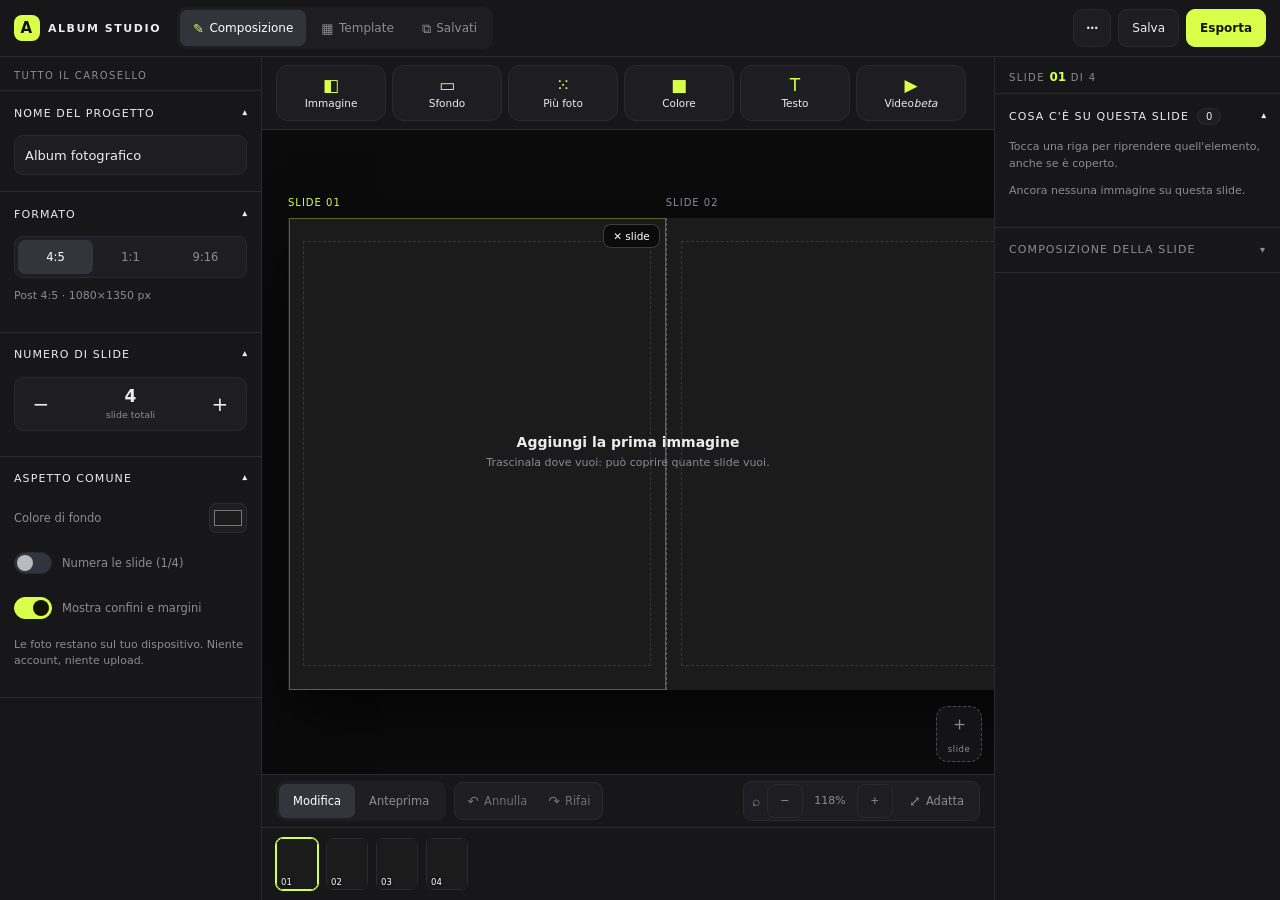
<file: index.html>
<!doctype html>
<html lang="it">
<head>
  <meta charset="UTF-8" />
  <meta name="viewport" content="width=device-width, initial-scale=1.0, viewport-fit=cover" />
  <meta name="theme-color" content="#0f0f10" />
  <!-- iOS reads these, not the manifest, when the app is added to the home screen -->
  <meta name="apple-mobile-web-app-capable" content="yes" />
  <meta name="apple-mobile-web-app-status-bar-style" content="black-translucent" />
  <meta name="apple-mobile-web-app-title" content="Album Studio" />
  <meta name="mobile-web-app-capable" content="yes" />
  <title>Album Studio — caroselli fotografici locali</title>
  <link rel="stylesheet" href="styles.css" />
</head>
<body>
  <div class="app">
    <header class="topbar">
      <div class="brand"><span class="brand-mark">A</span><span class="brand-name">ALBUM STUDIO</span></div>
      <nav class="tabs">
        <button class="tab active" data-panel="editor" title="Compone il carosello su cui stai lavorando"><span class="tab-ico">✎</span><span class="tab-text">Composizione</span></button>
        <button class="tab" data-panel="layouts" title="Template da applicare e riempire con le tue foto"><span class="tab-ico">▦</span><span class="tab-text">Template</span></button>
        <button class="tab" data-panel="projects" title="I caroselli che hai salvato su questo dispositivo"><span class="tab-ico">⧉</span><span class="tab-text">Salvati</span></button>
      </nav>
      <div class="top-actions">
        <button class="btn icon" id="more-open" title="Altro: nuovo progetto, template, aiuto" aria-haspopup="menu">⋯</button>
        <button class="btn" id="save-project" title="Salva il progetto su questo dispositivo">Salva</button>
        <button class="btn primary" id="export-open" title="Genera le slide pronte da pubblicare">Esporta</button>
      </div>
    </header>

    <section id="editor-panel" class="panel active">
      <div class="workspace">
        <!-- ------------------------------------------------------- stage -->
        <section class="stage-wrap">
          <div class="add-bar">
            <div class="tools">
              <label class="tool" for="add-photo" title="Immagine libera, sopra le altre: spostala e ridimensionala come vuoi">
                <input id="add-photo" type="file" accept="image/*" multiple hidden>
                <span class="tool-ico">◧</span><span class="tool-name">Immagine</span>
              </label>
              <label class="tool" for="add-bg" title="Immagine che riempie la slide e sta dietro alle altre">
                <input id="add-bg" type="file" accept="image/*" multiple hidden>
                <span class="tool-ico">▭</span><span class="tool-name">Sfondo</span>
              </label>
              <button class="tool" id="auto-layout" title="Distribuisce sulle slide le immagini che scegli">
                <span class="tool-ico">⁙</span><span class="tool-name">Più foto</span>
                <input id="auto-files" type="file" accept="image/*" multiple hidden>
              </button>
              <button class="tool" id="add-color" title="Riquadro a tinta unita che riempie la slide">
                <span class="tool-ico">■</span><span class="tool-name">Colore</span>
              </button>
              <button class="tool" id="add-text" title="Titolo, didascalia o etichetta">
                <span class="tool-ico">T</span><span class="tool-name">Testo</span>
              </button>
              <label class="tool" for="add-video" title="Un video dentro la slide, insieme a foto e testi. Funzione in prova">
                <input id="add-video" type="file" accept="video/*" hidden>
                <span class="tool-ico">▶</span><span class="tool-name">Video<i class="beta">beta</i></span>
              </label>
            </div>

          </div>
          <div id="stage" class="stage">
            <div id="busy" class="busy hidden" role="status"><span class="spinner"></span><span id="busy-text">Carico…</span></div>
            <button id="add-slide-here" class="add-slide" title="Aggiungi una slide in fondo al carosello">＋<small>slide</small></button>
            <div id="strip-scroll" class="strip-scroll"><div id="strip" class="strip"></div></div>
            <div id="preview-track" class="preview-track hidden"></div>
          </div>
          <div class="view-bar">
            <div class="mode-switch" role="group" aria-label="Vista">
              <button id="mode-edit" class="seg active" title="Composizione sulla striscia continua">Modifica</button>
              <button id="mode-preview" class="seg" title="Come appare scorrendo il carosello">Anteprima</button>
            </div>
            <div class="history">
              <button id="undo" title="Annulla l'ultima modifica (Ctrl+Z)"><span class="ico">↶</span><span class="lbl">Annulla</span></button>
              <button id="redo" title="Rifai la modifica annullata (Ctrl+Shift+Z)"><span class="ico">↷</span><span class="lbl">Rifai</span></button>
            </div>
            <div class="zoomer">
              <span class="zoom-lens" aria-hidden="true">⌕</span>
              <button id="zoom-out" title="Rimpicciolisci la vista">−</button>
              <output id="zoom-value" title="Ingrandimento della vista">100%</output>
              <button id="zoom-in" title="Ingrandisci la vista">+</button>
              <button id="zoom-fit" title="Riporta la vista alla dimensione che entra nello schermo"><span class="ico">⤢</span><span class="lbl">Adatta</span></button>
            </div>
          </div>
          <div class="ruler-wrap"><div id="ruler" class="ruler"></div></div>
          <nav class="tabbar" id="tabbar" aria-label="Sezioni">
            <button class="sheet-toggle" id="sheet-toggle" title="Più spazio per i controlli">▲</button>
            <button data-scope="item" class="tab-scope active">Elemento</button>
            <button data-scope="slide" class="tab-scope">Slide</button>
            <button data-scope="carousel" class="tab-scope">Carosello</button>
          </nav>
        </section>

        <!-- ------------------------------- what you selected: slide, photo -->
        <aside class="col col-right">
          <div class="scope-head" data-scope="slide item">Slide <b id="sel-slide-label">01</b> di <span id="slide-count-inline">4</span></div>

          <details class="sec" open id="sec-layers" data-scope="slide">
            <summary>Cosa c'è su questa slide <span class="pill" id="layers-count">0</span></summary>
            <div class="sec-body">
              <p class="note">Tocca una riga per riprendere quell'elemento, anche se è coperto.</p>
              <div id="layers-list" class="layers"></div>
            </div>
          </details>

          <details class="sec hidden" open id="sec-item" data-scope="item">
            <summary><span id="sel-kind-label">Immagine selezionata</span> <span class="pill" id="sel-span-label">1 slide</span></summary>
            <div class="sec-body">
              <label class="btn primary wide center" for="item-replace" title="Scegli un'immagine dal dispositivo: prende posizione, taglio e cornice di questa"><input id="item-replace" type="file" accept="image/*" hidden><span id="replace-label">↑ Usa una mia immagine qui</span></label>
              <p class="note" id="item-position-note">Occupa la slide 01.</p>
              <div class="field" id="item-fill-row"><span>Colore del riquadro</span><input id="item-fill-color" type="color" value="#e8e2d6" title="Questo riquadro è una tinta unita: scegli il colore"></div>

              <div id="video-controls" class="hidden">
                <p class="note" id="video-note"></p>
                <div class="clip-stage">
                  <video id="video-preview" muted playsinline preload="auto"></video>
                  <span class="clip-tint"></span>
                  <span class="clip-time" id="video-now">0s</span>
                </div>
                <button class="btn wide" id="video-play">▶ Riproduci questo tratto</button>
                <div class="clip-row">
                  <span class="clip-field">
                    <label class="range-label">Inizia da <output id="video-start-value">0s</output></label>
                    <input id="video-start" type="range" min="0" max="100" step="0.1" value="0" title="Da quale punto del video parte la slide">
                  </span>
                  <img id="video-thumb-start" class="clip-chip" alt="" title="Fotogramma di inizio">
                </div>
                <div class="clip-row">
                  <span class="clip-field">
                    <label class="range-label">Durata <output id="video-clip-value">0s</output></label>
                    <input id="video-clip" type="range" min="1" max="30" step="0.5" value="30" title="Massimo 30 secondi per slide">
                  </span>
                  <img id="video-thumb-end" class="clip-chip" alt="" title="Fotogramma di fine">
                </div>
                <label class="check"><input id="video-audio" type="checkbox" checked> <span id="video-audio-label">Includi l'audio</span></label>
                <button class="btn wide" id="video-cover">Usa il fotogramma iniziale come copertina</button>
                <h4>Esportazione</h4>
                <div class="field"><span>Fotogrammi al secondo</span>
                  <select id="video-fps" title="Più fotogrammi significa movimento più fluido, ma il disegno deve stare al passo">
                    <option value="24">24 — consigliato</option>
                    <option value="30">30</option>
                    <option value="48">48</option>
                    <option value="60">60 — solo se il dispositivo è veloce</option>
                  </select>
                </div>
                <p class="note" id="fps-note">A 24 il disegno ha tempo di stare al passo. Salendo, se il dispositivo non ce la fa, l'export può risultare a scatti.</p>
              </div>

              <div id="text-controls" class="hidden">
                <textarea id="item-text" rows="3" placeholder="Scrivi qui il testo…" title="A capo con Invio"></textarea>
                <div class="field"><span>Carattere</span>
                  <select id="item-font" title="Font di sistema, funziona anche offline">
                    <option value="sans"    style="font:14px 'Segoe UI',system-ui,Arial,sans-serif">Sans — Abc 123</option>
                    <option value="serif"   style="font:14px Georgia,'Times New Roman',serif">Serif — Abc 123</option>
                    <option value="display" style="font:14px Impact,'Arial Black',sans-serif">Titolo — Abc 123</option>
                    <option value="narrow"  style="font:14px 'Arial Narrow',Arial,sans-serif">Stretto — Abc 123</option>
                    <option value="script"  style="font:15px 'Segoe Script','Brush Script MT',cursive">Corsivo — Abc 123</option>
                    <option value="mono"    style="font:13px 'Courier New',monospace">Mono — Abc 123</option>
                  </select>
                </div>
                <div class="field"><span>Stile</span>
                  <span class="mini-segmented" id="style-row">
                    <button data-style="bold" title="Grassetto" style="font-weight:700">B</button>
                    <button data-style="italic" title="Corsivo" style="font-style:italic;font-family:Georgia,serif">I</button>
                    <button data-style="underline" title="Sottolineato" style="text-decoration:underline">U</button>
                    <button data-style="strike" title="Barrato" style="text-decoration:line-through">S</button>
                  </span>
                </div>
                <div class="field"><span>Colore testo</span><input id="item-text-color" type="color" value="#ffffff"></div>
                <label class="range-label">Dimensione <output id="item-size-value">8</output></label>
                <input id="item-size" type="range" min="2" max="24" step="0.5" value="8" title="In percentuale sull'altezza della slide, così resta uguale cambiando formato">
                <div class="field"><span>Allineamento</span>
                  <span class="mini-segmented" id="align-row">
                    <button data-align="left" title="A sinistra">⯇</button>
                    <button data-align="center" title="Al centro">≡</button>
                    <button data-align="right" title="A destra">⯈</button>
                  </span>
                </div>
                <div class="field"><span>In verticale</span>
                  <span class="mini-segmented" id="valign-row">
                    <button data-valign="top" title="In alto">⯅</button>
                    <button data-valign="middle" title="Al centro">≡</button>
                    <button data-valign="bottom" title="In basso">⯆</button>
                  </span>
                </div>
                <div class="field"><span>Sfondo del testo</span><input id="item-text-bg" type="color" value="#000000"></div>
                <label class="range-label">Opacità sfondo <output id="item-text-bg-opacity-value">0</output></label>
                <input id="item-text-bg-opacity" type="range" min="0" max="100" value="0">
                <div class="preset-row" id="text-presets">
                  <button data-preset="light" title="Testo scuro su fascia chiara">Chiaro</button>
                  <button data-preset="dark" title="Testo chiaro su fascia scura">Scuro</button>
                  <button data-preset="plain" title="Solo testo bianco, senza fascia">Nudo</button>
                  <button data-preset="tag" title="Etichetta piccola in alto">Etichetta</button>
                </div>
              </div>

              <h4>Quanto spazio occupa</h4>
              <button class="btn wide" id="item-fill" title="Allinea l'immagine ai bordi delle slide che sta occupando">Riempi le slide occupate</button>
              <div class="btn-row">
                <button class="btn" id="item-narrow" title="Riduci di una slide la larghezza">− una slide</button>
                <button class="btn" id="item-widen" title="Allarga di una slide, verso destra">+ una slide</button>
              </div>

              <h4 id="framing-head">Inquadratura</h4>
              <label class="range-label">Zoom <output id="item-zoom-value">100%</output></label>
              <input id="item-zoom" type="range" min="100" max="300" value="100" title="Ingrandisce l'immagine dentro il suo riquadro">
              <label class="range-label">Sposta orizzontale <output id="item-panx-value">50</output></label>
              <input id="item-panx" type="range" min="0" max="100" value="50">
              <label class="range-label">Sposta verticale <output id="item-pany-value">50</output></label>
              <input id="item-pany" type="range" min="0" max="100" value="50">

              <h4 id="look-head">Resa fotografica</h4>
              <div class="field"><span>Effetto</span>
                <select id="item-look" title="Applicato anche nell'export, identico a quello che vedi">
                  <option value="none">Naturale</option>
                  <option value="bw">Bianco e nero</option>
                  <option value="bwhard">B/N contrastato</option>
                  <option value="warm">Caldo</option>
                  <option value="cold">Freddo</option>
                  <option value="golden">Ora d'oro</option>
                  <option value="faded">Sbiadito</option>
                  <option value="film">Pellicola</option>
                  <option value="punch">Deciso</option>
                  <option value="sepia">Seppia</option>
                  <option value="pastel">Pastello</option>
                  <option value="night">Notte</option>
                  <option value="mono">Monocromo blu</option>
                </select>
              </div>
              <label class="range-label">Esposizione <output id="item-exposure-value">0</output></label>
              <input id="item-exposure" type="range" min="-50" max="50" value="0" title="Schiarisce o scurisce tutta l'immagine">
              <label class="range-label">Contrasto <output id="item-contrast-value">0</output></label>
              <input id="item-contrast" type="range" min="-50" max="60" value="0">
              <label class="range-label">Ombre <output id="item-shadows-value">0</output></label>
              <input id="item-shadows" type="range" min="0" max="60" value="0" title="Schiarisce le zone scure senza bruciare il resto">
              <label class="range-label">Saturazione <output id="item-saturation-value">0</output></label>
              <input id="item-saturation" type="range" min="-100" max="60" value="0">
              <label class="range-label">Temperatura <output id="item-warmth-value">0</output></label>
              <input id="item-warmth" type="range" min="-60" max="60" value="0" title="Verso il blu o verso l'arancio">
              <button class="btn wide" id="item-reset-look" title="Riporta effetto e regolazioni a zero">Azzera regolazioni</button>
              <label class="range-label">Grana <output id="item-grain-value">0</output></label>
              <input id="item-grain" type="range" min="0" max="100" value="0" title="Rumore di pellicola">
              <label class="range-label">Vignettatura <output id="item-vignette-value">0</output></label>
              <input id="item-vignette" type="range" min="0" max="80" value="0" title="Scurisce i bordi dell'immagine">

              <h4>Stile</h4>
              <div class="field"><span>Cornice</span>
                <select id="item-frame" title="Bordo attorno all'immagine">
                  <option value="none">Nessuna</option>
                  <option value="clean">Bianca</option>
                  <option value="paper">Carta</option>
                  <option value="film">Film</option>
                  <option value="tape">Scotch</option>
                  <option value="glass">Vetro</option>
                  <option value="polaroid">Polaroid</option>
                </select>
              </div>
              <div class="field"><span>Forma</span>
                <select id="item-shape" title="Ritaglia l'elemento: vale anche nell'export">
                  <option value="rect">Rettangolo</option>
                  <option value="circle">Cerchio</option>
                  <option value="pill">Pillola</option>
                  <option value="arch">Arco</option>
                  <option value="leaf">Foglia</option>
                  <option value="diamond">Rombo</option>
                  <option value="hexagon">Esagono</option>
                  <option value="star">Stella</option>
                </select>
              </div>
              <div id="corner-controls">
                <label class="range-label">Angoli arrotondati <output id="item-radius-value">12</output></label>
                <input id="item-radius" type="range" min="0" max="60" value="12">
                <label class="check"><input id="corner-split" type="checkbox"> Regola ogni angolo</label>
                <div id="corner-grid" class="corner-grid hidden">
                  <label>↖<input id="corner-tl" type="range" min="0" max="60" value="12" title="In alto a sinistra"></label>
                  <label>↗<input id="corner-tr" type="range" min="0" max="60" value="12" title="In alto a destra"></label>
                  <label>↙<input id="corner-bl" type="range" min="0" max="60" value="12" title="In basso a sinistra"></label>
                  <label>↘<input id="corner-br" type="range" min="0" max="60" value="12" title="In basso a destra"></label>
                </div>
              </div>
              <div class="field"><span>Velo colorato</span><input id="item-tint-color" type="color" value="#000000" title="Tinta stesa sopra questa immagine: scurisce o colora"></div>
              <label class="range-label">Intensità del velo <output id="item-tint-value">0</output></label>
              <input id="item-tint" type="range" min="0" max="80" value="0" title="Utile sull'immagine di fondo, per far risaltare quelle sopra">
              <label class="range-label">Rotazione <output id="item-rotation-value">0°</output></label>
              <input id="item-rotation" type="range" min="-180" max="180" value="0" title="Oppure trascina la maniglia ↻ sull'angolo dell'immagine">
              <button class="btn wide" id="item-straighten" title="Riporta l'immagine dritta">Raddrizza</button>

              <h4>Azioni</h4>
              <div class="btn-row">
                <button class="btn" id="item-back" title="Manda dietro alle altre immagini">Dietro</button>
                <button class="btn" id="item-front" title="Porta davanti alle altre immagini">Davanti</button>
              </div>
              <div class="btn-row">
                <button class="btn" id="item-duplicate" title="Crea una copia di questa immagine">Duplica</button>
                <button class="btn danger" id="item-delete" title="Elimina questa immagine (o premi Canc)">Elimina</button>
              </div>
            </div>
          </details>

          <details class="sec" id="sec-slide" data-scope="slide">
            <summary>Composizione della slide</summary>
            <div class="sec-body">
              <p class="note">Inseriscono riquadri già disposti sulla slide <b id="recipe-slide">01</b>: poi sostituisci ognuno con la tua immagine.</p>
              <div class="recipe-grid">
                <button data-recipe="cover" class="recipe" title="Una foto grande al centro">▤<small>Cover</small></button>
                <button data-recipe="duo" class="recipe" title="Due foto sfalsate">▧<small>Doppia</small></button>
                <button data-recipe="triptych" class="recipe" title="Tre foto: due sopra, una sotto">▦<small>Tris</small></button>
                <button data-recipe="diary" class="recipe" title="Tre foto in diagonale, stile diario">✣<small>Diario</small></button>
                <button data-recipe="tall" class="recipe" title="Una verticale grande e due dettagli">▥<small>Verticale</small></button>
                <button data-recipe="contact" class="recipe" title="Quattro provini in griglia">▩<small>Provini</small></button>
              </div>
              <button class="btn wide" id="span-recipe" title="Inserisce una foto che occupa due slide, tagliata sul confine">↔ Riquadro a cavallo di 2 slide</button>

              <h4>Ordine e pulizia</h4>
              <div class="btn-row">
                <button class="btn" id="move-left" title="Scambia questa slide con quella a sinistra">◀ Sposta</button>
                <button class="btn" id="move-right" title="Scambia questa slide con quella a destra">Sposta ▶</button>
              </div>
              <button class="btn wide" id="duplicate-slide" title="Crea una copia identica di questa slide, subito dopo">Duplica questa slide</button>
              <div class="btn-row">
                <button class="btn danger" id="clear-slide" title="Toglie le immagini che stanno solo su questa slide">Svuota</button>
                <button class="btn danger" id="delete-slide" title="Elimina la slide e le immagini che contiene">Elimina slide</button>
              </div>
            </div>
          </details>
        </aside>

        <!-- ------------------------------------- the carousel as a whole -->
        <aside class="col col-left">
          <div class="scope-head" data-scope="carousel">Tutto il carosello</div>

          <details class="sec" open data-scope="carousel">
            <summary>Nome del progetto</summary>
            <div class="sec-body">
              <input id="project-title" type="text" maxlength="60" placeholder="Album fotografico" title="Con questo nome lo ritrovi in “Progetti” e nel backup">
            </div>
          </details>

          <details class="sec" open data-scope="carousel">
            <summary>Formato</summary>
            <div class="sec-body">
              <div class="segmented" role="group" aria-label="Formato delle slide">
                <button class="seg" data-format="4:5" title="Post verticale Instagram, 1080×1350">4:5</button>
                <button class="seg" data-format="1:1" title="Post quadrato, 1080×1080">1:1</button>
                <button class="seg" data-format="9:16" title="Storia o reel, 1080×1920">9:16</button>
              </div>
              <p class="note" id="format-note">Post verticale · 1080×1350 px</p>
            </div>
          </details>

          <details class="sec" open data-scope="carousel">
            <summary>Numero di slide</summary>
            <div class="sec-body">
              <div class="stepper" title="Quante slide ha il carosello">
                <button id="less-slides" title="Togli l'ultima slide">−</button>
                <div><strong id="slide-count-label">4</strong><small>slide totali</small></div>
                <button id="more-slides" title="Aggiungi una slide in fondo">+</button>
              </div>
            </div>
          </details>

          <details class="sec" open data-scope="carousel">
            <summary>Aspetto comune</summary>
            <div class="sec-body">
              <div class="field"><span>Colore di fondo</span><input id="bg-color" type="color" value="#1b1b1b" title="Si vede dove non ci sono foto"></div>
              <label class="check" title="Aggiunge 1/4, 2/4… in basso a ogni slide, anche nell'export"><input id="show-numbers" type="checkbox"> Numera le slide (1/4)</label>
              <label class="check" title="Mostra i confini tra slide e il margine di sicurezza"><input id="show-guides" type="checkbox" checked> Mostra confini e margini</label>
              <p class="note" style="margin-top:12px">Le foto restano sul tuo dispositivo. Niente account, niente upload.</p>
            </div>
          </details>
        </aside>
      </div>
    </section>

    <section id="layouts-panel" class="panel">
      <div class="page-intro"><h2>Template</h2><p>Ogni scheda mostra il carosello intero, slide per slide. Applicane uno e riempilo con “Più foto”.</p></div>
      <section id="my-templates" class="hidden">
        <h3 class="section-title">I tuoi template</h3>
        <div id="my-template-grid" class="layout-grid"></div>
        <h3 class="section-title">Template inclusi</h3>
      </section>
      <div id="layout-grid" class="layout-grid"></div>
    </section>

    <section id="projects-panel" class="panel">
      <div class="page-intro">
        <h2>I miei progetti</h2>
        <p>Salvati sul dispositivo, senza account.</p>
        <p class="warn" id="storage-note"></p>
        <label class="btn center" for="open-backup" style="max-width:260px;margin-top:12px" title="Riapri un progetto scaricato come file JSON"><input id="open-backup" type="file" accept="application/json,.json" hidden> Apri un backup JSON</label>
      </div>
      <div id="projects-grid" class="projects-grid"></div>
    </section>
  </div>

  <div id="toast" class="toast" role="status"></div>

  <div id="more-menu" class="context-menu hidden" role="menu">
    <button id="new-project" title="Comincia un carosello da zero">Nuovo progetto</button>
    <button id="save-template" title="Salva la composizione come template riutilizzabile: tiene le forme, non le foto">Salva come template</button>
    <button id="help-open">Come funziona</button>
  </div>

  <div id="context-menu" class="context-menu hidden" role="menu">
    <button data-act="replace">Sostituisci immagine</button>
    <button data-act="duplicate">Duplica</button>
    <button data-act="front">Porta davanti</button>
    <button data-act="back">Manda dietro</button>
    <button data-act="fill">Riempi le slide occupate</button>
    <button data-act="straighten">Raddrizza</button>
    <button data-act="delete" class="danger">Elimina</button>
  </div>

  <dialog id="help-dialog" class="dialog wide-dialog">
    <h2>Come funziona</h2>

    <h4>L'idea</h4>
    <ol class="help-list">
      <li><b>Una striscia sola.</b> Le slide sono affiancate e le linee verticali sono i confini: quello che li supera finisce su due slide, e l'export lo taglia esattamente lì.</li>
      <li><b>Un solo tipo di elemento.</b> Immagini, riquadri di colore e testi si muovono, ruotano e si sovrappongono allo stesso modo. Non esistono “sfondi”: è sfondo ciò che sta in fondo alla pila.</li>
      <li><b>Tre ambiti.</b> A sinistra tutto il carosello, a destra la slide e l'elemento scelto. Sul telefono diventano le tre schede sotto la striscia.</li>
    </ol>

    <h4>Gesti</h4>
    <ol class="help-list">
      <li><b>Trascina</b> per spostare, i quadratini per ridimensionare, la maniglia ↻ in alto a sinistra per ruotare. Vicino a un bordo o al centro di un altro elemento scatta l'aggancio, con una guida rosa.</li>
      <li><b>Due tocchi</b> su una foto la sostituiscono con una tua.</li>
      <li><b>Tieni premuto</b> (o tasto destro) per il menu: sostituisci, duplica, davanti, dietro, riempi, raddrizza, elimina.</li>
      <li><b>Un tocco</b> su un riquadro tratteggiato vuoto lo riempie subito.</li>
      <li><b>Trascina i file</b> dal computer direttamente sulla striscia.</li>
      <li><b>Ctrl+Z</b> annulla, <b>Ctrl+Shift+Z</b> ripristina, <b>Canc</b> elimina. Sul telefono usa ↶ ↷ accanto agli strumenti.</li>
    </ol>

    <h4>Riempire in fretta</h4>
    <ol class="help-list">
      <li><b>Più foto</b> chiede come disporle e mostra uno schema del risultato: riempire i riquadri di un template, una per slide, ricomporre tutto, o solo le slide libere.</li>
      <li><b>Riquadri vuoti.</b> Se le foto finiscono, i riquadri restano tratteggiati: li riempi quando vuoi e nell'export non compaiono. Con l'interruttore “riempi tutto” vengono invece completati riusando le foto con tagli diversi.</li>
      <li><b>Sostituisci le foto presenti</b> rialimenta una composizione già fatta lasciando intatti layout, forme e cornici.</li>
    </ol>

    <h4>Aspetto</h4>
    <ol class="help-list">
      <li><b>Forme:</b> rettangolo, cerchio, pillola, arco, foglia, rombo, esagono, stella. Gli angoli si regolano insieme o uno per uno.</li>
      <li><b>Resa fotografica:</b> tredici effetti (bianco e nero, pellicola, ora d'oro…), più esposizione, contrasto, ombre, saturazione, temperatura, grana e vignettatura.</li>
      <li><b>Testo</b> con sei caratteri di sistema, grassetto, corsivo, sottolineato, barrato, allineamenti e fascia di sfondo.</li>
      <li><b>Cornici:</b> bianca, carta, film, scotch, vetro, polaroid. E un velo colorato per immagine.</li>
    </ol>

    <h4>Organizzare</h4>
    <ol class="help-list">
      <li><b>Riordina</b> le slide trascinandole nella striscia in basso, e gli elementi trascinando le righe dell'elenco.</li>
      <li><b>Formato</b> 4:5, 1:1 o 9:16 per tutto il carosello, cambiabile anche a lavoro finito.</li>
      <li><b>Template:</b> quelli inclusi, oppure salva la tua composizione come template — tiene le forme, non le foto.</li>
    </ol>

    <h4>Salvare e pubblicare</h4>
    <ol class="help-list">
      <li><b>Si salva da solo</b> mentre lavori: riaprendo ritrovi tutto. “Salva” crea il progetto nella lista, “Nuovo” ricomincia chiedendoti cosa fare di quello aperto.</li>
      <li><b>Esporta:</b> una immagine per slide da salvare o condividere, oppure la striscia intera in un'unica immagine per controllare i passaggi.</li>
      <li><b>Backup JSON</b> per portare un progetto altrove o metterlo al sicuro.</li>
      <li>Tutto resta sul dispositivo: nessun account, nessun upload, funziona anche senza rete.</li>
    </ol>

    <button class="btn primary wide" id="help-close">Ho capito</button>
  </dialog>

  <dialog id="new-dialog" class="dialog">
    <h2>Nuovo progetto</h2>
    <p id="new-text">Il progetto aperto ha modifiche non salvate. Cosa ne faccio?</p>
    <button class="btn primary wide" id="new-save">Salva questo, poi ricomincia</button>
    <button class="btn wide danger" id="new-discard">Ricomincia senza salvare</button>
    <button class="btn wide ghost" id="new-cancel">Annulla</button>
  </dialog>

  <dialog id="layout-dialog" class="dialog">
    <h2 id="layout-title">Come dispongo le foto?</h2>
    <p id="layout-text"></p>
    <div id="layout-choices" class="choices"></div>
    <label class="check" id="layout-fill-row"><input id="layout-fill" type="checkbox" checked> <span id="layout-fill-label">Riempi tutti i riquadri, riusando le foto</span></label>
    <label class="check" id="layout-grow-row"><input id="layout-grow" type="checkbox"> <span id="layout-grow-label">Aggiungi slide se non entrano</span></label>
    <div class="btn-row">
      <button class="btn wide ghost" id="layout-cancel">Annulla</button>
      <button class="btn wide primary" id="layout-go">Disponi</button>
    </div>
  </dialog>

  <dialog id="confirm-dialog" class="dialog">
    <h2 id="confirm-title">Confermi?</h2>
    <p id="confirm-text"></p>
    <div class="btn-row">
      <button class="btn wide" id="confirm-no">Annulla</button>
      <button class="btn wide danger" id="confirm-yes">Elimina</button>
    </div>
  </dialog>

  <dialog id="export-dialog" class="dialog wide-dialog">
    <h2>Esporta il carosello</h2>
    <p id="export-status">Preparo le slide…</p>
    <div id="export-grid" class="export-grid"></div>
    <button id="share-pngs" class="btn primary wide hidden">Condividi / salva nelle foto</button>
    <button id="download-pngs" class="btn wide">Scarica tutte le slide</button>
    <button id="download-panorama" class="btn wide" title="Un'unica immagine con tutte le slide affiancate: serve per controllare che i passaggi siano continui">Scarica la striscia intera (una immagine)</button>
    <button id="download-project" class="btn wide" title="Il file contiene anche le foto: su iPhone si apre il foglio di condivisione, scegli “Salva su File”">Backup del progetto (con le foto)</button>
    <p class="note" id="backup-note">Su iPhone il salvataggio passa dal foglio di condivisione: scegli “Salva su File”. Per rimetterlo su un altro dispositivo apri l’app e usa “Apri un backup JSON” nella scheda Salvati.</p>
    <button id="close-export" class="btn wide ghost">Chiudi</button>
  </dialog>

  <script src="app.js"></script>
</body>
</html>
</file>
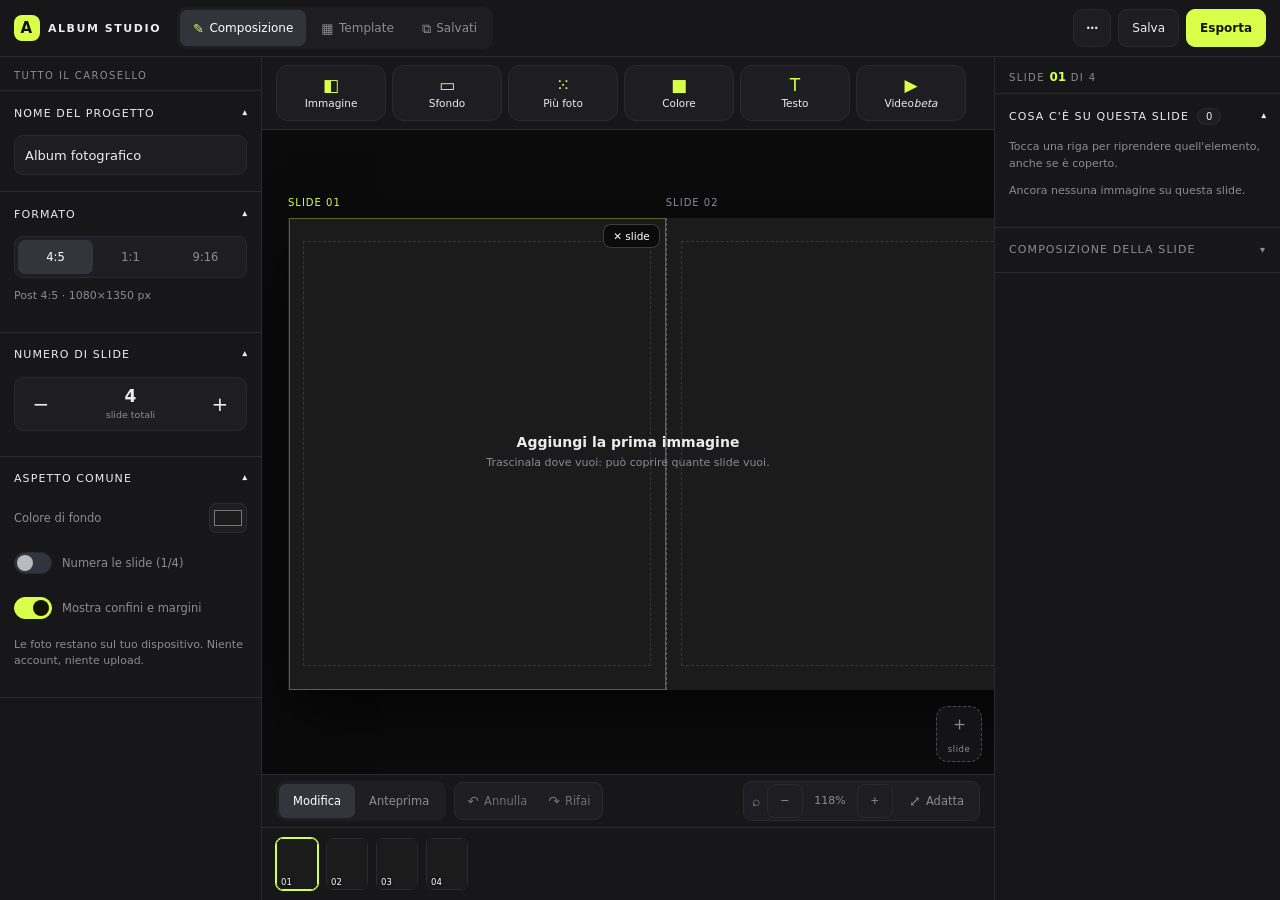
<file: docs/index.html>
<!doctype html>
<html lang="it">
<head>
  <meta charset="UTF-8" />
  <meta name="viewport" content="width=device-width, initial-scale=1.0, viewport-fit=cover" />
  <meta name="theme-color" content="#0f0f10" />
  <!-- iOS reads these, not the manifest, when the app is added to the home screen -->
  <meta name="apple-mobile-web-app-capable" content="yes" />
  <meta name="apple-mobile-web-app-status-bar-style" content="black-translucent" />
  <meta name="apple-mobile-web-app-title" content="Album Studio" />
  <meta name="mobile-web-app-capable" content="yes" />
  <title>Album Studio — caroselli fotografici locali</title>
  <style>
:root{
  --slide-ratio:1080 / 1350;
  --safe-top:env(safe-area-inset-top, 0px);
  --safe-bottom:env(safe-area-inset-bottom, 0px);
  --safe-left:env(safe-area-inset-left, 0px);
  --safe-right:env(safe-area-inset-right, 0px);
  --bg:#0f0f10; --panel:#17171a; --panel-2:#1e1e22; --line:#2a2a30;
  --text:#ececef; --muted:#8b8b95; --accent:#d9ff4b; --danger:#ff6b5e;
  --tap:44px;
  color-scheme:dark;
  font-family:'Segoe UI',system-ui,-apple-system,Arial,sans-serif;
}
*{box-sizing:border-box}
html,body{height:100%}
body{margin:0;background:var(--bg);color:var(--text);font-size:13px;overflow:hidden;-webkit-text-size-adjust:100%}
button,select,input{font:inherit;color:inherit}
h4{font-size:10px;letter-spacing:.11em;text-transform:uppercase;color:var(--muted);margin:18px 0 8px;padding-top:12px;border-top:1px solid var(--line)}
h4:first-of-type{border-top:0;padding-top:0;margin-top:6px}

.app{height:100%;display:flex;flex-direction:column}

/* ------------------------------------------------------------- top bar */
.topbar{flex:0 0 auto;min-height:54px;display:flex;align-items:center;gap:16px;padding:7px calc(14px + var(--safe-right)) 7px calc(14px + var(--safe-left));padding-top:calc(7px + var(--safe-top));background:var(--panel);border-bottom:1px solid var(--line)}
.brand{display:flex;align-items:center;gap:8px;font-weight:700;font-size:11px;letter-spacing:.14em}
.brand-mark{display:grid;place-items:center;width:26px;height:26px;border-radius:8px;background:var(--accent);color:#111;font-size:15px;flex:0 0 auto}
.tabs{display:flex;gap:2px;background:var(--panel-2);border-radius:9px;padding:3px}
.tab{display:flex;align-items:center;gap:7px;border:0;background:transparent;color:var(--muted);padding:8px 13px;border-radius:7px;cursor:pointer;font-size:12px;min-height:36px}
.tab-ico{font-size:13px;letter-spacing:-.12em;line-height:1}
.tab.active .tab-ico{color:var(--accent)}
.tab.active{background:#33333c;color:#fff}
.top-actions{margin-left:auto;display:flex;align-items:center;gap:7px}

.btn{border:1px solid var(--line);background:var(--panel-2);border-radius:9px;padding:10px 13px;cursor:pointer;font-size:12px;min-height:38px;transition:.15s;text-align:center}
.btn:hover{border-color:#40404b;background:#26262c}
.btn.primary{background:var(--accent);border-color:var(--accent);color:#141400;font-weight:600}
.btn.danger{color:var(--danger)}
.btn.danger:hover{border-color:var(--danger)}
.btn.ghost{background:transparent}
.btn.icon{width:38px;padding:0;font-weight:700}
.btn.wide{width:100%;display:block;margin-bottom:7px}
.btn.center{display:block}
.btn:disabled{opacity:.5;cursor:default}
.btn-row{display:flex;gap:7px;margin-bottom:7px}
.btn-row .btn{flex:1}

/* -------------------------------------------------------------- panels */
.panel{display:none;flex:1;min-height:0}
.panel.active{display:flex}
#layouts-panel.active,#projects-panel.active{display:block;overflow:auto;padding:24px 26px}

.workspace{flex:1;min-height:0;display:grid;grid-template-columns:262px minmax(0,1fr) 286px;grid-template-areas:'left stage right'}
.stage-wrap{grid-area:stage;min-width:0;display:flex;flex-direction:column;background:#0b0b0c}
.col-left{grid-area:left;border-right:1px solid var(--line)}
.col-right{grid-area:right;border-left:1px solid var(--line)}
.col{background:var(--panel);overflow-y:auto;overscroll-behavior:contain}

.sec{border-bottom:1px solid var(--line)}
.sec>summary{list-style:none;cursor:pointer;padding:14px;font-size:11px;letter-spacing:.1em;text-transform:uppercase;color:var(--muted);display:flex;align-items:center;gap:8px;min-height:var(--tap)}
.sec>summary::-webkit-details-marker{display:none}
.sec>summary::after{content:'▾';margin-left:auto;transition:.2s;font-size:10px}
.sec[open]>summary{color:var(--text)}
.sec[open]>summary::after{transform:rotate(180deg)}
.sec-body{padding:0 14px 16px}
.pill{background:var(--panel-2);border:1px solid var(--line);border-radius:20px;padding:2px 8px;font-size:10px;letter-spacing:0;text-transform:none;color:var(--text)}
.note{font-size:11px;line-height:1.5;color:var(--muted);margin:0 0 11px}

.drop{display:grid;grid-template-columns:32px 1fr;grid-template-rows:auto auto;column-gap:11px;align-items:center;border:1px dashed #3a3a44;border-radius:11px;padding:12px;margin-bottom:8px;cursor:pointer;min-height:60px}
.drop:hover{border-color:var(--accent);background:#ffffff08}
.drop-ico{grid-row:1/3;font-size:20px;color:var(--accent);text-align:center}
.drop b{font-size:12.5px}
.drop small{color:var(--muted);font-size:10.5px;line-height:1.35}

/* phone-style switch: the checkbox stays for keyboard and forms, the track is what you see */
.check{display:flex;align-items:center;gap:10px;font-size:11.5px;color:var(--muted);margin-top:11px;cursor:pointer;min-height:34px}
.check input{appearance:none;-webkit-appearance:none;margin:0;flex:0 0 auto;position:relative;
  width:38px;height:22px;border-radius:22px;background:#33333d;border:1px solid var(--line);
  cursor:pointer;transition:background .18s,border-color .18s}
.check input::after{content:'';position:absolute;top:2px;left:2px;width:16px;height:16px;border-radius:50%;
  background:#b9b9c2;transition:transform .18s,background .18s}
.check input:checked{background:var(--accent);border-color:var(--accent)}
.check input:checked::after{transform:translateX(16px);background:#141400}
.check input:focus-visible{outline:2px solid var(--accent);outline-offset:2px}
.check:hover input{border-color:#41414c}
.field{display:flex;align-items:center;justify-content:space-between;gap:9px;margin-bottom:10px;font-size:11.5px;color:var(--muted);min-height:34px}
.field input[type=color]{width:38px;height:30px;padding:2px;border:1px solid var(--line);border-radius:7px;background:var(--panel-2)}
.field select{flex:1;max-width:150px;background:var(--panel-2);border:1px solid var(--line);border-radius:8px;padding:8px;font-size:12px;min-height:36px}
.range-label{display:flex;justify-content:space-between;font-size:10.5px;color:var(--muted);margin:12px 0 4px}
input[type=range]{width:100%;accent-color:var(--accent);height:22px;margin:0}

.segmented{display:flex;background:var(--panel-2);border:1px solid var(--line);border-radius:9px;padding:3px;margin-bottom:10px}
.segmented .seg{flex:1;border:0;background:transparent;color:var(--muted);padding:8px;border-radius:7px;cursor:pointer;font-size:11.5px;min-height:34px}
.segmented .seg.active{background:#34343d;color:#fff}

.stepper{display:flex;align-items:center;justify-content:space-between;border:1px solid var(--line);border-radius:10px;overflow:hidden;margin-bottom:9px;background:var(--panel-2)}
.stepper button{width:52px;height:52px;border:0;background:transparent;font-size:20px;cursor:pointer;color:var(--text)}
.stepper button:hover{background:#2b2b33}
.stepper>div{text-align:center}
.stepper strong{display:block;font-size:17px}
.stepper small{font-size:9.5px;color:var(--muted)}

.layers{display:grid;gap:5px}
.layer-row{display:flex;align-items:stretch;border:1px solid var(--line);background:var(--panel-2);border-radius:9px;overflow:hidden;min-height:var(--tap)}
.layer-row:hover{border-color:#41414c}
.layer-row.active{border-color:var(--accent);box-shadow:inset 0 0 0 1px var(--accent)}
.layer-pick{flex:1;display:flex;align-items:center;gap:9px;text-align:left;border:0;background:transparent;padding:7px;cursor:pointer;min-width:0}
.layer-del{flex:0 0 auto;width:38px;border:0;border-left:1px solid var(--line);background:transparent;color:var(--muted);font-size:18px;cursor:pointer;line-height:1}
.layer-del:hover{background:#ff6b5e1f;color:var(--danger)}
.layer-row.dragging,.rul-slide.dragging{opacity:.45}
.layer-row.drop-target{border-color:var(--accent);background:#d9ff4b14}
.rul-slide.drop-target{outline:2px solid var(--accent);outline-offset:1px}
.layer-pick{cursor:grab}
.rul-slide{cursor:grab}
.layer-thumb{width:30px;height:30px;flex:0 0 auto;border-radius:6px;background-size:cover;background-position:center;box-shadow:inset 0 0 0 1px #0006}
.layer-text b{display:block;font-size:11.5px;font-weight:600}
.layer-text small{font-size:9.5px;color:var(--muted)}

.recipe-grid{display:grid;grid-template-columns:repeat(3,1fr);gap:7px;margin-bottom:9px}
.recipe{border:1px solid var(--line);background:var(--panel-2);border-radius:10px;height:56px;color:var(--muted);font-size:16px;cursor:pointer}
.recipe small{display:block;font-size:9.5px;margin-top:3px}
.recipe:hover{border-color:var(--accent);color:var(--text)}

/* --------------------------------------------------------------- stage */
.add-bar{flex:0 0 auto;display:flex;align-items:center;gap:8px;padding:8px 14px;border-bottom:1px solid var(--line);background:var(--panel)}
.tools{display:flex;gap:6px;flex:1;min-width:0}
.tool{flex:1;min-width:66px;display:flex;flex-direction:column;align-items:center;justify-content:center;gap:3px;
  border:1px solid var(--line);background:var(--panel-2);color:var(--text);border-radius:12px;
  padding:8px 6px;cursor:pointer;min-height:56px;max-width:110px;transition:.14s}
.tool:hover{border-color:var(--accent);background:#26262c}
.tool:active{transform:scale(.97)}
.tool-ico{font-size:17px;line-height:1;color:var(--accent)}
.tool-name{font-size:10.5px;white-space:nowrap;overflow:hidden;text-overflow:ellipsis;max-width:100%}

/* view controls: a thin strip under the workspace, out of the way of the tools */
.view-bar{flex:0 0 auto;display:flex;align-items:center;gap:8px;padding:6px 14px;border-top:1px solid var(--line);background:var(--panel)}
.history{display:flex;gap:3px;background:var(--panel-2);border:1px solid var(--line);border-radius:9px;padding:3px}
.history button{display:inline-flex;align-items:center;gap:5px;border:0;background:transparent;color:var(--text);
  padding:0 9px;height:30px;border-radius:6px;cursor:pointer;font-size:12px}
.history button:hover{background:#31313a}
.history button:disabled{opacity:.4}
.history .ico,#zoom-fit .ico{font-size:14px;line-height:1}
.history .lbl,#zoom-fit .lbl{font-size:11.5px}
.view-bar .zoomer{margin-left:auto;border:1px solid var(--line);background:var(--panel-2);border-radius:9px;padding:2px 4px 2px 8px}
.zoom-lens{color:var(--muted);font-size:14px;margin-right:2px}
#zoom-fit{display:inline-flex;align-items:center;gap:5px;border:0;background:transparent;height:30px;padding:0 8px;border-radius:6px}
#zoom-fit:hover{background:#31313a}

/* add a slide from where the strip ends, without going through the carousel panel */
.add-slide{position:absolute;z-index:11;right:12px;bottom:12px;
  display:grid;place-items:center;gap:0;width:46px;height:56px;border:1px dashed #4a4a55;border-radius:12px;
  background:#17171ad9;color:var(--muted);font-size:19px;cursor:pointer;line-height:1}
.add-slide small{font-size:8.5px;letter-spacing:.06em}
.add-slide:hover{border-color:var(--accent);color:var(--accent)}
.add-slide:disabled{opacity:.3;cursor:default}

.scope-head{position:sticky;top:0;z-index:2;background:linear-gradient(var(--panel),var(--panel) 70%,transparent);padding:13px 14px 9px;font-size:10px;letter-spacing:.14em;text-transform:uppercase;color:var(--muted);border-bottom:1px solid var(--line)}
.scope-head b{color:var(--accent);font-size:12px;letter-spacing:0}
.layer-group{font-size:9.5px;letter-spacing:.11em;text-transform:uppercase;color:var(--muted);margin:10px 0 4px}
.layer-group:first-child{margin-top:0}

.stage-bar{flex:0 0 auto;min-height:48px;display:flex;align-items:center;gap:12px;padding:6px 14px;border-bottom:1px solid var(--line);flex-wrap:wrap}
.mode-switch{display:flex;background:var(--panel-2);border-radius:9px;padding:3px}
.mode-switch .seg{border:0;background:transparent;color:var(--muted);padding:8px 14px;border-radius:7px;cursor:pointer;font-size:11.5px;min-height:34px}
.mode-switch .seg.active{background:#34343d;color:#fff}
.stage-hint{color:var(--muted);font-size:11px;margin:0}
.zoomer{margin-left:auto;display:flex;align-items:center;gap:5px;color:var(--muted);font-size:11px}
.zoomer button{border:1px solid var(--line);background:var(--panel-2);min-width:36px;height:34px;border-radius:8px;cursor:pointer}
.zoomer button#zoom-fit{padding:0 11px}
.zoomer output{min-width:44px;text-align:center;font-variant-numeric:tabular-nums}

.stage{flex:1;min-height:0;position:relative;overflow:hidden}
/* one place to say "something is happening": shown only if the work lasts long enough to notice */
.busy{position:absolute;z-index:12;left:50%;top:16px;transform:translateX(-50%);display:flex;align-items:center;gap:9px;
  background:#1c1c21f2;border:1px solid var(--line);border-radius:22px;padding:9px 15px;font-size:12px;
  box-shadow:0 10px 30px #0008;pointer-events:none;max-width:92%}
.spinner{width:15px;height:15px;flex:0 0 auto;border-radius:50%;border:2px solid #ffffff2e;border-top-color:var(--accent);
  animation:spin .7s linear infinite}
@keyframes spin{to{transform:rotate(360deg)}}
/* a picture that has not arrived yet reads as a placeholder instead of a blank hole */
.item.loading .item-box{background:linear-gradient(100deg,#1e1e22 30%,#2a2a31 50%,#1e1e22 70%) 0 0/300% 100%;
  animation:sweep 1.1s linear infinite}
@keyframes sweep{to{background-position:-150% 0}}
.strip-scroll{position:absolute;inset:0;overflow-x:auto;overflow-y:hidden;padding:30px 26px 26px;display:flex;align-items:center}
.strip-scroll.dropping{box-shadow:inset 0 0 0 2px var(--accent);background:#d9ff4b0d}
.strip{position:relative;margin:auto;flex:0 0 auto;background:#000;box-shadow:0 24px 60px #000a;touch-action:pan-x pan-y;user-select:none;-webkit-user-select:none}

.layer{position:absolute;inset:0}
.layer-hit{z-index:0}
.layer-items{z-index:1;pointer-events:none}   /* the empty parts must let clicks reach the slide below */
.layer-guide{z-index:6;pointer-events:none}

.slide-cell{position:absolute;top:0;height:100%}
.cell-hit{cursor:default}
.cell-frame{position:absolute;inset:0;border-left:1px solid transparent}
.guides .cell-frame{border-left:1px dashed #ffffff4d}
.guides .slide-cell:first-child .cell-frame{border-left-color:transparent}
.cell-safe{position:absolute;inset:5% 4%;border:1px dashed #ffffff1f;display:none}
.guides .cell-safe{display:block}
.cell-num{position:absolute;top:-21px;left:0;font-size:10px;color:var(--muted);letter-spacing:.1em}
.slide-cell.selected .cell-num{color:var(--accent)}
.slide-cell.selected .cell-frame{box-shadow:inset 0 0 0 1px #d9ff4b55}
.cell-tools{z-index:7;pointer-events:none}
.cell-drop{position:absolute;right:6px;top:6px;pointer-events:auto;border:1px solid #ffffff33;background:#0009;color:#fff;
  border-radius:8px;padding:5px 9px;font-size:10.5px;cursor:pointer;backdrop-filter:blur(4px)}
.cell-drop:hover{background:var(--danger);border-color:var(--danger);color:#fff}
.cell-badge{position:absolute;left:5%;bottom:5%;background:#0009;color:#fff;border-radius:20px;padding:4px 9px;font-size:11px}

.item{position:absolute;cursor:grab;touch-action:none;pointer-events:auto}
.item.dragging{cursor:grabbing}
.item .item-box{position:absolute;inset:0;overflow:hidden;background:#111}
.item img{position:absolute;inset:0;width:100%;height:100%;object-fit:cover;pointer-events:none;display:block}
.guide-v,.guide-h{position:absolute;display:none;background:#ff3ea5;z-index:8;pointer-events:none}
.guide-v{top:0;bottom:0;width:1px;margin-left:-.5px}
.guide-h{left:0;right:0;height:1px;margin-top:-.5px}
.guide-v.on,.guide-h.on{display:block}

.item.is-empty .item-box{border-style:dashed!important;border-color:#ffffff5c!important;background:#ffffff0a}
.item video{position:absolute;inset:0;width:100%;height:100%;object-fit:cover;pointer-events:none;display:block}
/* the only <video> in the app: keeping playback here is what stopped the workspace from stalling */
/* Fixed height: giving this box the shape of the selected frame made it grow to the height of the
   panel whenever the frame was tall and narrow. The crop, zoom and look are what matter here — the
   shape of the frame is visible in the workspace. */
.clip-stage{position:relative;height:180px;margin-bottom:8px;border-radius:10px;overflow:hidden;
  background:#0b0b0c;border:1px solid var(--line);display:flex;align-items:center;justify-content:center}
/* contain keeps the clip's own proportions inside the box — height:100%+width:auto did not, because
   max-width clipped the width without recomputing the height, and the picture came out squashed */
.clip-stage video{display:block;width:100%;height:100%;object-fit:contain;background:#000}
.clip-tint{position:absolute;pointer-events:none}   /* size and place come from the clip itself */
.clip-stage.grainy .clip-tint::after{content:'';position:absolute;inset:0;opacity:calc(var(--grain, 0) * .55);mix-blend-mode:overlay;background-repeat:repeat;background-size:128px 128px;background-image:url("data:image/svg+xml;utf8,<svg xmlns='http://www.w3.org/2000/svg' width='128' height='128'><filter id='n'><feTurbulence type='fractalNoise' baseFrequency='.9' numOctaves='2'/></filter><rect width='128' height='128' filter='url(%23n)' opacity='.5'/></svg>")}
.clip-time{position:absolute;right:6px;bottom:6px;background:#000000b8;color:#fff;font-size:10px;padding:2px 7px;border-radius:20px;font-variant-numeric:tabular-nums}
/* the end frames are just a "where am I" cue, so they ride next to their slider instead of taking
   a whole row of height each */
.clip-row{display:flex;align-items:flex-end;gap:8px}
.clip-field{flex:1;min-width:0}
.clip-chip{flex:0 0 auto;width:38px;height:38px;object-fit:cover;border-radius:7px;background:#111;border:1px solid var(--line);margin-bottom:2px}
.video-mark.playing{background:var(--accent);color:#111}
.video-mark{position:absolute;left:5px;bottom:5px;z-index:3;background:#000000b8;color:#fff;font-size:9.5px;
  padding:3px 7px;border-radius:20px;pointer-events:none;white-space:nowrap}
.item-empty{position:absolute;inset:0;display:grid;place-items:center;color:#ffffff8a;font-size:26px;pointer-events:none}
.item.is-empty:hover .item-box{border-color:var(--accent)!important}
.item .tint{position:absolute;inset:0;pointer-events:none}
/* film grain: one tiled SVG noise, faded by the --grain amount the item sets */
.item.grainy .tint::after{content:'';position:absolute;inset:0;opacity:calc(var(--grain, 0) * .55);mix-blend-mode:overlay;background-repeat:repeat;background-size:128px 128px;background-image:url("data:image/svg+xml;utf8,<svg xmlns='http://www.w3.org/2000/svg' width='128' height='128'><filter id='n'><feTurbulence type='fractalNoise' baseFrequency='.9' numOctaves='2'/></filter><rect width='128' height='128' filter='url(%23n)' opacity='.5'/></svg>")}
.item .item-text{position:absolute;inset:0;display:flex;flex-wrap:wrap;align-content:center;white-space:pre-wrap;word-break:break-word;overflow:hidden;pointer-events:none;line-height:1.25}

#project-title{width:100%;background:var(--panel-2);border:1px solid var(--line);border-radius:9px;padding:10px;font:13px inherit;min-height:40px}
#project-title:focus{outline:1px solid var(--accent);border-color:var(--accent)}
#item-text{width:100%;background:var(--panel-2);border:1px solid var(--line);border-radius:9px;padding:9px;font:13px inherit;resize:vertical;margin-bottom:10px;min-height:64px}
#item-text:focus{outline:1px solid var(--accent);border-color:var(--accent)}
.corner-grid{display:grid;grid-template-columns:1fr 1fr;gap:6px 10px;margin-top:8px}
.corner-grid label{display:flex;align-items:center;gap:7px;font-size:12px;color:var(--muted)}
.corner-grid input{flex:1;min-width:0}
.mini-segmented{display:flex;gap:3px;background:var(--panel-2);border:1px solid var(--line);border-radius:8px;padding:2px}
.mini-segmented button{border:0;background:transparent;color:var(--muted);width:34px;height:30px;border-radius:6px;cursor:pointer;font-size:12px}
.mini-segmented button.active{background:#34343d;color:var(--accent)}
.preset-row{display:grid;grid-template-columns:repeat(4,1fr);gap:5px;margin-top:10px}
.preset-row button{border:1px solid var(--line);background:var(--panel-2);color:var(--muted);border-radius:8px;padding:8px 4px;font-size:10px;cursor:pointer;min-height:36px}
.preset-row button:hover{border-color:var(--accent);color:var(--text)}
.item .tape{position:absolute;z-index:2;width:42%;height:13%;left:29%;top:-6%;background:#e8d5a9cc;transform:rotate(-3deg);pointer-events:none;display:none}
.item.frame-tape .tape{display:block}
.item .outline{position:absolute;inset:-1px;border:1px solid transparent;pointer-events:none}
.item.selected .outline{border-color:var(--accent)}
.item .handle{position:absolute;width:16px;height:16px;background:var(--accent);border:2px solid #111;border-radius:4px;display:none;z-index:5}
.item.selected .handle{display:block}
.item .h-e{right:-8px;top:calc(50% - 8px);cursor:ew-resize}
.item .h-w{left:-8px;top:calc(50% - 8px);cursor:ew-resize}
.item .h-s{bottom:-8px;left:calc(50% - 8px);cursor:ns-resize}
.item .h-n{top:-8px;left:calc(50% - 8px);cursor:ns-resize}
.item .h-se{right:-8px;bottom:-8px;cursor:nwse-resize}
.item .h-sw{left:-8px;bottom:-8px;cursor:nesw-resize}
.item .h-ne{right:-8px;top:-8px;cursor:nesw-resize}
.item .h-nw{left:-8px;top:-8px;cursor:nwse-resize}
.item .h-rot{left:-11px;top:-11px;width:22px;height:22px;border-radius:50%;display:none;place-items:center;font-size:13px;font-weight:700;color:#111;cursor:grab;line-height:1}
.item.selected .h-rot{display:grid}
.item .h-rot:active{cursor:grabbing}
.item.demo .demo-tag{position:absolute;right:4px;top:4px;z-index:4;background:var(--accent);color:#111;font-size:9px;font-weight:600;padding:3px 6px;border-radius:20px;pointer-events:none;white-space:nowrap}
.item .span-tag{position:absolute;right:0;top:-20px;background:var(--accent);color:#111;font-size:9.5px;font-weight:700;padding:2px 7px;border-radius:5px;white-space:nowrap;display:none}
.item.selected.spanning .span-tag{display:block}

.strip-empty{position:absolute;inset:0;z-index:9;display:flex;flex-direction:column;align-items:center;justify-content:center;gap:6px;color:var(--muted);pointer-events:none;text-align:center;padding:20px}
.strip-empty b{font-size:14px;color:var(--text)}
.strip-empty small{font-size:11px}

.preview-track{position:absolute;inset:0;overflow-x:auto;overflow-y:hidden;display:flex;align-items:center;gap:14px;padding:26px;
  touch-action:pan-x;-webkit-overflow-scrolling:touch;scroll-snap-type:x mandatory}
.preview-slide{scroll-snap-align:center}
.preview-slide,.preview-slide *{touch-action:pan-x!important;pointer-events:none}
.preview-slide{position:relative;flex:0 0 auto;overflow:hidden;background:#000;border-radius:5px;box-shadow:0 16px 40px #000a}
.preview-slide .strip{position:absolute;top:0;left:0;margin:0;box-shadow:none}

/* tab bar: only exists on narrow screens, where the columns become stacked panels */
.tabbar{display:none}
.tab-scope{flex:1;border:0;background:transparent;color:var(--muted);padding:12px 6px;font-size:12px;cursor:pointer;min-height:var(--tap);border-bottom:2px solid transparent}
.tab-scope.active{color:var(--accent);border-bottom-color:var(--accent)}
.tab-scope:disabled{opacity:.4}

.ruler-wrap{flex:0 0 auto;border-top:1px solid var(--line);background:var(--panel)}
.ruler{display:flex;align-items:center;gap:8px;padding:10px 14px;overflow-x:auto;overscroll-behavior-x:contain}
.rul-slide{position:relative;flex:0 0 auto;padding:0;border-radius:7px;border:1px solid var(--line);background:#000;cursor:pointer;overflow:hidden}
.rul-slide .strip{position:absolute;top:0;margin:0;box-shadow:none}
.rul-slide.active{border-color:var(--accent);outline:1px solid var(--accent)}
.rul-num{position:absolute;left:4px;bottom:2px;z-index:9;font-size:8.5px;color:#fff;text-shadow:0 1px 3px #000}

/* ------------------------------------------------------------ gallery */
.page-intro{margin-bottom:20px}
.page-intro h2{font-size:23px;margin:0 0 6px;letter-spacing:-.03em}
.page-intro p{color:var(--muted);margin:0;font-size:12px;max-width:60ch}
.section-title{font-size:11px;letter-spacing:.11em;text-transform:uppercase;color:var(--muted);margin:6px 0 12px}
.card-actions{display:flex;gap:5px}
.card-actions .btn{padding:6px 10px;font-size:11px;min-height:32px}
.layout-grid{display:grid;grid-template-columns:repeat(auto-fill,minmax(260px,1fr));gap:14px}
.layout-card{background:var(--panel);border:1px solid var(--line);border-radius:12px;overflow:hidden}
.layout-art{aspect-ratio:4/5;position:relative;overflow:hidden}
.layout-strip{position:relative;display:flex;gap:3px;padding:10px;background:#101013;border-bottom:1px solid var(--line)}
.layout-strip.tall{padding:12px}
.layout-strip.tall .mini{border-radius:3px}
.layout-strip .mini{position:relative;flex:1;aspect-ratio:4/5;overflow:hidden;border-radius:2px;background:#000}
.layout-strip .mini .strip{position:absolute;top:0;margin:0;box-shadow:none}
.layout-meta{display:flex;gap:6px;flex-wrap:wrap;padding:10px 12px 0}
.chip{background:var(--panel-2);border:1px solid var(--line);border-radius:20px;padding:3px 8px;font-size:9.5px;color:var(--muted)}
.chip.hot{border-color:var(--accent);color:var(--accent)}
.layout-card footer{display:flex;align-items:center;justify-content:space-between;gap:8px;padding:10px 12px 12px}
.layout-card h3{font-size:12.5px;margin:0}
.layout-card small{display:block;color:var(--muted);font-size:10.5px;margin-top:3px;line-height:1.4}

.projects-grid{display:grid;grid-template-columns:repeat(auto-fill,minmax(230px,1fr));gap:16px}
.project-card{background:var(--panel);border:1px solid var(--line);border-radius:12px;overflow:hidden}
.project-art{position:relative;aspect-ratio:2/1;background:#000;overflow:hidden}
.project-art img{width:100%;height:100%;object-fit:cover;opacity:.8}
.project-art strong{position:absolute;left:11px;bottom:9px;font-size:12px;text-shadow:0 1px 6px #000}
.project-card footer{display:flex;justify-content:space-between;align-items:center;padding:10px 12px;color:var(--muted);font-size:10.5px;gap:8px}
.project-card footer button{border:0;background:none;color:var(--accent);cursor:pointer;font-size:11px;padding:6px}
.project-card footer .del{color:var(--danger)}
.empty-projects{border:1px dashed var(--line);border-radius:12px;padding:40px;text-align:center;color:var(--muted)}
.warn:not(:empty){color:#ffce6b;font-size:11.5px;margin-top:8px;max-width:60ch;line-height:1.5}

/* ------------------------------------------------------ toast, dialog */
.context-menu{position:fixed;z-index:75;min-width:210px;background:var(--panel);border:1px solid var(--line);border-radius:12px;padding:5px;box-shadow:0 18px 44px #000a}
.context-menu button{display:block;width:100%;text-align:left;border:0;background:transparent;color:var(--text);padding:11px 12px;border-radius:8px;cursor:pointer;font-size:12.5px;min-height:42px}
.context-menu button:hover{background:var(--panel-2)}
.context-menu button.danger{color:var(--danger)}
.context-menu button[hidden]{display:none}

.toast{position:fixed;left:50%;bottom:calc(22px + var(--safe-bottom));z-index:80;transform:translate(-50%,14px);background:#26262c;border:1px solid var(--line);color:#fff;border-radius:10px;padding:11px 15px;font-size:12px;opacity:0;pointer-events:none;transition:.18s;max-width:min(92vw,420px);text-align:center}
.toast.show{opacity:1;transform:translate(-50%,0)}

.dialog{border:1px solid var(--line);background:var(--panel);color:var(--text);border-radius:16px;padding:24px;width:min(420px,92vw);box-shadow:0 30px 80px #000b}
.dialog::backdrop{background:#000b}
.dialog h2{margin:0 0 10px;font-size:19px}
.dialog p{color:var(--muted);font-size:12.5px;line-height:1.55;margin:0 0 18px}
.help-list{margin:0 0 20px;padding-left:18px;color:var(--muted);font-size:12.5px;line-height:1.6}
.help-list b{color:var(--text)}
.help-list li{margin-bottom:9px}
.dialog h4{margin:16px 0 8px;padding-top:12px;color:var(--accent)}
.dialog h4:first-of-type{padding-top:0;margin-top:4px;border-top:0}
.dialog .help-list{margin-bottom:4px}
#help-dialog{max-height:86vh;overflow-y:auto}
.choices{display:grid;gap:7px;margin-bottom:14px}
.choice{display:flex;gap:11px;align-items:flex-start;text-align:left;border:1px solid var(--line);background:var(--panel-2);border-radius:11px;padding:11px;cursor:pointer;min-height:var(--tap)}
.choice:hover{border-color:#41414c}
.choice.active{border-color:var(--accent);box-shadow:inset 0 0 0 1px var(--accent)}
.sketch{width:92px;height:32px;flex:0 0 auto;margin-top:1px}
.choice-ico{font-size:17px;color:var(--accent);line-height:1.2}
.choice b{display:block;font-size:12.5px;margin-bottom:2px}
.choice small{color:var(--muted);font-size:10.5px;line-height:1.4}
.wide-dialog{width:min(560px,94vw)}
.export-grid{display:grid;grid-template-columns:repeat(auto-fill,minmax(108px,1fr));gap:10px;margin-bottom:16px;max-height:46vh;overflow-y:auto}
.export-item{margin:0;background:var(--panel-2);border:1px solid var(--line);border-radius:9px;padding:7px;text-align:center}
.export-item video{width:100%;aspect-ratio:var(--slide-ratio);object-fit:cover;border-radius:5px;display:block;background:#000}
.export-item.movie{border-color:var(--accent)}
.export-item img{width:100%;aspect-ratio:var(--slide-ratio);object-fit:cover;border-radius:5px;display:block;background:#000}
.export-item figcaption{font-size:9.5px;color:var(--muted);margin:5px 0}
.export-item .btn{padding:6px;font-size:11px;width:100%;text-decoration:none;display:block;min-height:32px;line-height:20px}
.hidden{display:none!important}

/* ------------------------------------------------------------- mobile */
@media(max-width:1080px){
  .workspace{grid-template-columns:230px minmax(0,1fr);grid-template-areas:'left stage' 'right stage'}
  .col-right{border-left:0;border-right:1px solid var(--line)}
}
@media(max-width:820px){
  /* One row up top: the tabs become icons, and "Nuovo" moves into the carousel panel. */
  .topbar{flex-wrap:nowrap;gap:8px;
    padding:7px calc(10px + var(--safe-right)) 7px calc(10px + var(--safe-left));
    padding-top:calc(7px + var(--safe-top))}
  .brand-name{display:none}
  .tabs{gap:1px;padding:2px}
  /* icon only, except on the tab you are on: that one keeps its name, so you always know where you are */
  .tab{padding:8px 9px;min-height:36px;gap:5px}
  .tab .tab-text{display:none}
  .tab.active .tab-text{display:inline;font-size:11px}
  .top-actions{gap:5px}
  .topbar .btn{min-height:36px;padding:8px 10px;font-size:11.5px}
  .topbar .btn.icon{width:32px}

  /* The tools scroll sideways instead of wrapping: this is what stopped the page from overflowing. */
  .add-bar{padding:7px 0 7px 10px;gap:0}
  .tools{flex-wrap:nowrap;overflow-x:auto;overscroll-behavior-x:contain;scroll-snap-type:x proximity;
    gap:6px;padding-right:10px;-webkit-overflow-scrolling:touch;scrollbar-width:none}
  .tools::-webkit-scrollbar{display:none}
  .tool{flex:0 0 auto;width:72px;max-width:none;min-width:0;min-height:54px;scroll-snap-align:start}
  .tool-name{font-size:9.5px}

  /* everything on one line: the fit button becomes an icon and the labels shrink */
  .view-bar{padding:5px 10px;gap:6px}
  .view-bar .mode-switch{padding:2px}
  .view-bar .mode-switch .seg{padding:7px 9px;font-size:10.5px;min-height:32px}
  .view-bar .history button{min-width:30px;height:28px;font-size:14px}
  .view-bar .zoomer{gap:3px}
  .view-bar .zoomer button{min-width:30px;height:30px}
  .view-bar .zoomer output{min-width:34px;font-size:10px}
  .clip-stage{height:132px}       /* space is the scarce thing on a phone */
  .view-bar .lbl{display:none}
  #zoom-fit{padding:0;width:30px}
  .dialog{width:min(420px,94vw);max-width:100vw;padding:18px}
  .wide-dialog{width:min(560px,94vw)}

  /* the workspace gets a height of its own, and the panels slide up over it when you need room */
  .workspace{display:flex;flex-direction:column;grid-template-areas:none;overflow-y:auto;-webkit-overflow-scrolling:touch}
  .stage-wrap{position:sticky;top:0;z-index:5;flex:0 0 auto;border-bottom:1px solid var(--line)}
  /* svh, not vh: with vh the stage changed height every time Android hid the URL bar, which
     re-rendered the strip and the preview under your finger */
  .stage{flex:0 0 40vh;flex-basis:40svh;min-height:200px;transition:flex-basis .22s}
  .workspace.sheet-open .stage{flex-basis:20vh;flex-basis:20svh;min-height:120px}
  .ruler{padding:7px 10px;gap:6px}

  .col{max-height:none;overflow:visible;border:0!important;border-top:1px solid var(--line)!important}
  .col-left,.col-right{width:100%}
  .stage-wrap{order:0}
  .col-right{order:1}   /* slide and selected photo first: that is what you just touched */
  .col-left{order:2}
  .tabbar{display:flex;align-items:center;background:var(--panel);border-top:1px solid var(--line)}
  .sheet-toggle{flex:0 0 auto;border:0;background:transparent;color:var(--muted);width:44px;height:44px;
    font-size:13px;cursor:pointer}
  .off-scope{display:none!important}   /* only the active tab's sections are shown */
  .col{border-top:0!important}
  .col-left{padding-bottom:var(--safe-bottom)}

  .btn,.recipe,.tab{min-height:var(--tap)}
  .item .handle{width:20px;height:20px}
  .item .h-e{right:-10px;top:calc(50% - 10px)}
  .item .h-w{left:-10px;top:calc(50% - 10px)}
  .item .h-s{bottom:-10px;left:calc(50% - 10px)}
  .item .h-n{top:-10px;left:calc(50% - 10px)}
  .item .h-se{right:-10px;bottom:-10px}
  .item .h-sw{left:-10px;bottom:-10px}
  .item .h-ne{right:-10px;top:-10px}
  .item .h-rot{left:-14px;top:-14px;width:28px;height:28px;font-size:15px}
  #layouts-panel.active,#projects-panel.active{padding:16px 14px}
  .layout-grid,.projects-grid{grid-template-columns:1fr}
}
}

</style>
  <link rel="manifest" href="manifest.webmanifest" />
  <link rel="apple-touch-icon" href="icon-192.png" />
</head>
<body>
  <div class="app">
    <header class="topbar">
      <div class="brand"><span class="brand-mark">A</span><span class="brand-name">ALBUM STUDIO</span></div>
      <nav class="tabs">
        <button class="tab active" data-panel="editor" title="Compone il carosello su cui stai lavorando"><span class="tab-ico">✎</span><span class="tab-text">Composizione</span></button>
        <button class="tab" data-panel="layouts" title="Template da applicare e riempire con le tue foto"><span class="tab-ico">▦</span><span class="tab-text">Template</span></button>
        <button class="tab" data-panel="projects" title="I caroselli che hai salvato su questo dispositivo"><span class="tab-ico">⧉</span><span class="tab-text">Salvati</span></button>
      </nav>
      <div class="top-actions">
        <button class="btn icon" id="more-open" title="Altro: nuovo progetto, template, aiuto" aria-haspopup="menu">⋯</button>
        <button class="btn" id="save-project" title="Salva il progetto su questo dispositivo">Salva</button>
        <button class="btn primary" id="export-open" title="Genera le slide pronte da pubblicare">Esporta</button>
      </div>
    </header>

    <section id="editor-panel" class="panel active">
      <div class="workspace">
        <!-- ------------------------------------------------------- stage -->
        <section class="stage-wrap">
          <div class="add-bar">
            <div class="tools">
              <label class="tool" for="add-photo" title="Immagine libera, sopra le altre: spostala e ridimensionala come vuoi">
                <input id="add-photo" type="file" accept="image/*" multiple hidden>
                <span class="tool-ico">◧</span><span class="tool-name">Immagine</span>
              </label>
              <label class="tool" for="add-bg" title="Immagine che riempie la slide e sta dietro alle altre">
                <input id="add-bg" type="file" accept="image/*" multiple hidden>
                <span class="tool-ico">▭</span><span class="tool-name">Sfondo</span>
              </label>
              <button class="tool" id="auto-layout" title="Distribuisce sulle slide le immagini che scegli">
                <span class="tool-ico">⁙</span><span class="tool-name">Più foto</span>
                <input id="auto-files" type="file" accept="image/*" multiple hidden>
              </button>
              <button class="tool" id="add-color" title="Riquadro a tinta unita che riempie la slide">
                <span class="tool-ico">■</span><span class="tool-name">Colore</span>
              </button>
              <button class="tool" id="add-text" title="Titolo, didascalia o etichetta">
                <span class="tool-ico">T</span><span class="tool-name">Testo</span>
              </button>
              <label class="tool" for="add-video" title="Un video dentro la slide, insieme a foto e testi. Funzione in prova">
                <input id="add-video" type="file" accept="video/*" hidden>
                <span class="tool-ico">▶</span><span class="tool-name">Video<i class="beta">beta</i></span>
              </label>
            </div>

          </div>
          <div id="stage" class="stage">
            <div id="busy" class="busy hidden" role="status"><span class="spinner"></span><span id="busy-text">Carico…</span></div>
            <button id="add-slide-here" class="add-slide" title="Aggiungi una slide in fondo al carosello">＋<small>slide</small></button>
            <div id="strip-scroll" class="strip-scroll"><div id="strip" class="strip"></div></div>
            <div id="preview-track" class="preview-track hidden"></div>
          </div>
          <div class="view-bar">
            <div class="mode-switch" role="group" aria-label="Vista">
              <button id="mode-edit" class="seg active" title="Composizione sulla striscia continua">Modifica</button>
              <button id="mode-preview" class="seg" title="Come appare scorrendo il carosello">Anteprima</button>
            </div>
            <div class="history">
              <button id="undo" title="Annulla l'ultima modifica (Ctrl+Z)"><span class="ico">↶</span><span class="lbl">Annulla</span></button>
              <button id="redo" title="Rifai la modifica annullata (Ctrl+Shift+Z)"><span class="ico">↷</span><span class="lbl">Rifai</span></button>
            </div>
            <div class="zoomer">
              <span class="zoom-lens" aria-hidden="true">⌕</span>
              <button id="zoom-out" title="Rimpicciolisci la vista">−</button>
              <output id="zoom-value" title="Ingrandimento della vista">100%</output>
              <button id="zoom-in" title="Ingrandisci la vista">+</button>
              <button id="zoom-fit" title="Riporta la vista alla dimensione che entra nello schermo"><span class="ico">⤢</span><span class="lbl">Adatta</span></button>
            </div>
          </div>
          <div class="ruler-wrap"><div id="ruler" class="ruler"></div></div>
          <nav class="tabbar" id="tabbar" aria-label="Sezioni">
            <button class="sheet-toggle" id="sheet-toggle" title="Più spazio per i controlli">▲</button>
            <button data-scope="item" class="tab-scope active">Elemento</button>
            <button data-scope="slide" class="tab-scope">Slide</button>
            <button data-scope="carousel" class="tab-scope">Carosello</button>
          </nav>
        </section>

        <!-- ------------------------------- what you selected: slide, photo -->
        <aside class="col col-right">
          <div class="scope-head" data-scope="slide item">Slide <b id="sel-slide-label">01</b> di <span id="slide-count-inline">4</span></div>

          <details class="sec" open id="sec-layers" data-scope="slide">
            <summary>Cosa c'è su questa slide <span class="pill" id="layers-count">0</span></summary>
            <div class="sec-body">
              <p class="note">Tocca una riga per riprendere quell'elemento, anche se è coperto.</p>
              <div id="layers-list" class="layers"></div>
            </div>
          </details>

          <details class="sec hidden" open id="sec-item" data-scope="item">
            <summary><span id="sel-kind-label">Immagine selezionata</span> <span class="pill" id="sel-span-label">1 slide</span></summary>
            <div class="sec-body">
              <label class="btn primary wide center" for="item-replace" title="Scegli un'immagine dal dispositivo: prende posizione, taglio e cornice di questa"><input id="item-replace" type="file" accept="image/*" hidden><span id="replace-label">↑ Usa una mia immagine qui</span></label>
              <p class="note" id="item-position-note">Occupa la slide 01.</p>
              <div class="field" id="item-fill-row"><span>Colore del riquadro</span><input id="item-fill-color" type="color" value="#e8e2d6" title="Questo riquadro è una tinta unita: scegli il colore"></div>

              <div id="video-controls" class="hidden">
                <p class="note" id="video-note"></p>
                <div class="clip-stage">
                  <video id="video-preview" muted playsinline preload="auto"></video>
                  <span class="clip-tint"></span>
                  <span class="clip-time" id="video-now">0s</span>
                </div>
                <button class="btn wide" id="video-play">▶ Riproduci questo tratto</button>
                <div class="clip-row">
                  <span class="clip-field">
                    <label class="range-label">Inizia da <output id="video-start-value">0s</output></label>
                    <input id="video-start" type="range" min="0" max="100" step="0.1" value="0" title="Da quale punto del video parte la slide">
                  </span>
                  <img id="video-thumb-start" class="clip-chip" alt="" title="Fotogramma di inizio">
                </div>
                <div class="clip-row">
                  <span class="clip-field">
                    <label class="range-label">Durata <output id="video-clip-value">0s</output></label>
                    <input id="video-clip" type="range" min="1" max="30" step="0.5" value="30" title="Massimo 30 secondi per slide">
                  </span>
                  <img id="video-thumb-end" class="clip-chip" alt="" title="Fotogramma di fine">
                </div>
                <label class="check"><input id="video-audio" type="checkbox" checked> <span id="video-audio-label">Includi l'audio</span></label>
                <button class="btn wide" id="video-cover">Usa il fotogramma iniziale come copertina</button>
                <h4>Esportazione</h4>
                <div class="field"><span>Fotogrammi al secondo</span>
                  <select id="video-fps" title="Più fotogrammi significa movimento più fluido, ma il disegno deve stare al passo">
                    <option value="24">24 — consigliato</option>
                    <option value="30">30</option>
                    <option value="48">48</option>
                    <option value="60">60 — solo se il dispositivo è veloce</option>
                  </select>
                </div>
                <p class="note" id="fps-note">A 24 il disegno ha tempo di stare al passo. Salendo, se il dispositivo non ce la fa, l'export può risultare a scatti.</p>
              </div>

              <div id="text-controls" class="hidden">
                <textarea id="item-text" rows="3" placeholder="Scrivi qui il testo…" title="A capo con Invio"></textarea>
                <div class="field"><span>Carattere</span>
                  <select id="item-font" title="Font di sistema, funziona anche offline">
                    <option value="sans"    style="font:14px 'Segoe UI',system-ui,Arial,sans-serif">Sans — Abc 123</option>
                    <option value="serif"   style="font:14px Georgia,'Times New Roman',serif">Serif — Abc 123</option>
                    <option value="display" style="font:14px Impact,'Arial Black',sans-serif">Titolo — Abc 123</option>
                    <option value="narrow"  style="font:14px 'Arial Narrow',Arial,sans-serif">Stretto — Abc 123</option>
                    <option value="script"  style="font:15px 'Segoe Script','Brush Script MT',cursive">Corsivo — Abc 123</option>
                    <option value="mono"    style="font:13px 'Courier New',monospace">Mono — Abc 123</option>
                  </select>
                </div>
                <div class="field"><span>Stile</span>
                  <span class="mini-segmented" id="style-row">
                    <button data-style="bold" title="Grassetto" style="font-weight:700">B</button>
                    <button data-style="italic" title="Corsivo" style="font-style:italic;font-family:Georgia,serif">I</button>
                    <button data-style="underline" title="Sottolineato" style="text-decoration:underline">U</button>
                    <button data-style="strike" title="Barrato" style="text-decoration:line-through">S</button>
                  </span>
                </div>
                <div class="field"><span>Colore testo</span><input id="item-text-color" type="color" value="#ffffff"></div>
                <label class="range-label">Dimensione <output id="item-size-value">8</output></label>
                <input id="item-size" type="range" min="2" max="24" step="0.5" value="8" title="In percentuale sull'altezza della slide, così resta uguale cambiando formato">
                <div class="field"><span>Allineamento</span>
                  <span class="mini-segmented" id="align-row">
                    <button data-align="left" title="A sinistra">⯇</button>
                    <button data-align="center" title="Al centro">≡</button>
                    <button data-align="right" title="A destra">⯈</button>
                  </span>
                </div>
                <div class="field"><span>In verticale</span>
                  <span class="mini-segmented" id="valign-row">
                    <button data-valign="top" title="In alto">⯅</button>
                    <button data-valign="middle" title="Al centro">≡</button>
                    <button data-valign="bottom" title="In basso">⯆</button>
                  </span>
                </div>
                <div class="field"><span>Sfondo del testo</span><input id="item-text-bg" type="color" value="#000000"></div>
                <label class="range-label">Opacità sfondo <output id="item-text-bg-opacity-value">0</output></label>
                <input id="item-text-bg-opacity" type="range" min="0" max="100" value="0">
                <div class="preset-row" id="text-presets">
                  <button data-preset="light" title="Testo scuro su fascia chiara">Chiaro</button>
                  <button data-preset="dark" title="Testo chiaro su fascia scura">Scuro</button>
                  <button data-preset="plain" title="Solo testo bianco, senza fascia">Nudo</button>
                  <button data-preset="tag" title="Etichetta piccola in alto">Etichetta</button>
                </div>
              </div>

              <h4>Quanto spazio occupa</h4>
              <button class="btn wide" id="item-fill" title="Allinea l'immagine ai bordi delle slide che sta occupando">Riempi le slide occupate</button>
              <div class="btn-row">
                <button class="btn" id="item-narrow" title="Riduci di una slide la larghezza">− una slide</button>
                <button class="btn" id="item-widen" title="Allarga di una slide, verso destra">+ una slide</button>
              </div>

              <h4 id="framing-head">Inquadratura</h4>
              <label class="range-label">Zoom <output id="item-zoom-value">100%</output></label>
              <input id="item-zoom" type="range" min="100" max="300" value="100" title="Ingrandisce l'immagine dentro il suo riquadro">
              <label class="range-label">Sposta orizzontale <output id="item-panx-value">50</output></label>
              <input id="item-panx" type="range" min="0" max="100" value="50">
              <label class="range-label">Sposta verticale <output id="item-pany-value">50</output></label>
              <input id="item-pany" type="range" min="0" max="100" value="50">

              <h4 id="look-head">Resa fotografica</h4>
              <div class="field"><span>Effetto</span>
                <select id="item-look" title="Applicato anche nell'export, identico a quello che vedi">
                  <option value="none">Naturale</option>
                  <option value="bw">Bianco e nero</option>
                  <option value="bwhard">B/N contrastato</option>
                  <option value="warm">Caldo</option>
                  <option value="cold">Freddo</option>
                  <option value="golden">Ora d'oro</option>
                  <option value="faded">Sbiadito</option>
                  <option value="film">Pellicola</option>
                  <option value="punch">Deciso</option>
                  <option value="sepia">Seppia</option>
                  <option value="pastel">Pastello</option>
                  <option value="night">Notte</option>
                  <option value="mono">Monocromo blu</option>
                </select>
              </div>
              <label class="range-label">Esposizione <output id="item-exposure-value">0</output></label>
              <input id="item-exposure" type="range" min="-50" max="50" value="0" title="Schiarisce o scurisce tutta l'immagine">
              <label class="range-label">Contrasto <output id="item-contrast-value">0</output></label>
              <input id="item-contrast" type="range" min="-50" max="60" value="0">
              <label class="range-label">Ombre <output id="item-shadows-value">0</output></label>
              <input id="item-shadows" type="range" min="0" max="60" value="0" title="Schiarisce le zone scure senza bruciare il resto">
              <label class="range-label">Saturazione <output id="item-saturation-value">0</output></label>
              <input id="item-saturation" type="range" min="-100" max="60" value="0">
              <label class="range-label">Temperatura <output id="item-warmth-value">0</output></label>
              <input id="item-warmth" type="range" min="-60" max="60" value="0" title="Verso il blu o verso l'arancio">
              <button class="btn wide" id="item-reset-look" title="Riporta effetto e regolazioni a zero">Azzera regolazioni</button>
              <label class="range-label">Grana <output id="item-grain-value">0</output></label>
              <input id="item-grain" type="range" min="0" max="100" value="0" title="Rumore di pellicola">
              <label class="range-label">Vignettatura <output id="item-vignette-value">0</output></label>
              <input id="item-vignette" type="range" min="0" max="80" value="0" title="Scurisce i bordi dell'immagine">

              <h4>Stile</h4>
              <div class="field"><span>Cornice</span>
                <select id="item-frame" title="Bordo attorno all'immagine">
                  <option value="none">Nessuna</option>
                  <option value="clean">Bianca</option>
                  <option value="paper">Carta</option>
                  <option value="film">Film</option>
                  <option value="tape">Scotch</option>
                  <option value="glass">Vetro</option>
                  <option value="polaroid">Polaroid</option>
                </select>
              </div>
              <div class="field"><span>Forma</span>
                <select id="item-shape" title="Ritaglia l'elemento: vale anche nell'export">
                  <option value="rect">Rettangolo</option>
                  <option value="circle">Cerchio</option>
                  <option value="pill">Pillola</option>
                  <option value="arch">Arco</option>
                  <option value="leaf">Foglia</option>
                  <option value="diamond">Rombo</option>
                  <option value="hexagon">Esagono</option>
                  <option value="star">Stella</option>
                </select>
              </div>
              <div id="corner-controls">
                <label class="range-label">Angoli arrotondati <output id="item-radius-value">12</output></label>
                <input id="item-radius" type="range" min="0" max="60" value="12">
                <label class="check"><input id="corner-split" type="checkbox"> Regola ogni angolo</label>
                <div id="corner-grid" class="corner-grid hidden">
                  <label>↖<input id="corner-tl" type="range" min="0" max="60" value="12" title="In alto a sinistra"></label>
                  <label>↗<input id="corner-tr" type="range" min="0" max="60" value="12" title="In alto a destra"></label>
                  <label>↙<input id="corner-bl" type="range" min="0" max="60" value="12" title="In basso a sinistra"></label>
                  <label>↘<input id="corner-br" type="range" min="0" max="60" value="12" title="In basso a destra"></label>
                </div>
              </div>
              <div class="field"><span>Velo colorato</span><input id="item-tint-color" type="color" value="#000000" title="Tinta stesa sopra questa immagine: scurisce o colora"></div>
              <label class="range-label">Intensità del velo <output id="item-tint-value">0</output></label>
              <input id="item-tint" type="range" min="0" max="80" value="0" title="Utile sull'immagine di fondo, per far risaltare quelle sopra">
              <label class="range-label">Rotazione <output id="item-rotation-value">0°</output></label>
              <input id="item-rotation" type="range" min="-180" max="180" value="0" title="Oppure trascina la maniglia ↻ sull'angolo dell'immagine">
              <button class="btn wide" id="item-straighten" title="Riporta l'immagine dritta">Raddrizza</button>

              <h4>Azioni</h4>
              <div class="btn-row">
                <button class="btn" id="item-back" title="Manda dietro alle altre immagini">Dietro</button>
                <button class="btn" id="item-front" title="Porta davanti alle altre immagini">Davanti</button>
              </div>
              <div class="btn-row">
                <button class="btn" id="item-duplicate" title="Crea una copia di questa immagine">Duplica</button>
                <button class="btn danger" id="item-delete" title="Elimina questa immagine (o premi Canc)">Elimina</button>
              </div>
            </div>
          </details>

          <details class="sec" id="sec-slide" data-scope="slide">
            <summary>Composizione della slide</summary>
            <div class="sec-body">
              <p class="note">Inseriscono riquadri già disposti sulla slide <b id="recipe-slide">01</b>: poi sostituisci ognuno con la tua immagine.</p>
              <div class="recipe-grid">
                <button data-recipe="cover" class="recipe" title="Una foto grande al centro">▤<small>Cover</small></button>
                <button data-recipe="duo" class="recipe" title="Due foto sfalsate">▧<small>Doppia</small></button>
                <button data-recipe="triptych" class="recipe" title="Tre foto: due sopra, una sotto">▦<small>Tris</small></button>
                <button data-recipe="diary" class="recipe" title="Tre foto in diagonale, stile diario">✣<small>Diario</small></button>
                <button data-recipe="tall" class="recipe" title="Una verticale grande e due dettagli">▥<small>Verticale</small></button>
                <button data-recipe="contact" class="recipe" title="Quattro provini in griglia">▩<small>Provini</small></button>
              </div>
              <button class="btn wide" id="span-recipe" title="Inserisce una foto che occupa due slide, tagliata sul confine">↔ Riquadro a cavallo di 2 slide</button>

              <h4>Ordine e pulizia</h4>
              <div class="btn-row">
                <button class="btn" id="move-left" title="Scambia questa slide con quella a sinistra">◀ Sposta</button>
                <button class="btn" id="move-right" title="Scambia questa slide con quella a destra">Sposta ▶</button>
              </div>
              <button class="btn wide" id="duplicate-slide" title="Crea una copia identica di questa slide, subito dopo">Duplica questa slide</button>
              <div class="btn-row">
                <button class="btn danger" id="clear-slide" title="Toglie le immagini che stanno solo su questa slide">Svuota</button>
                <button class="btn danger" id="delete-slide" title="Elimina la slide e le immagini che contiene">Elimina slide</button>
              </div>
            </div>
          </details>
        </aside>

        <!-- ------------------------------------- the carousel as a whole -->
        <aside class="col col-left">
          <div class="scope-head" data-scope="carousel">Tutto il carosello</div>

          <details class="sec" open data-scope="carousel">
            <summary>Nome del progetto</summary>
            <div class="sec-body">
              <input id="project-title" type="text" maxlength="60" placeholder="Album fotografico" title="Con questo nome lo ritrovi in “Progetti” e nel backup">
            </div>
          </details>

          <details class="sec" open data-scope="carousel">
            <summary>Formato</summary>
            <div class="sec-body">
              <div class="segmented" role="group" aria-label="Formato delle slide">
                <button class="seg" data-format="4:5" title="Post verticale Instagram, 1080×1350">4:5</button>
                <button class="seg" data-format="1:1" title="Post quadrato, 1080×1080">1:1</button>
                <button class="seg" data-format="9:16" title="Storia o reel, 1080×1920">9:16</button>
              </div>
              <p class="note" id="format-note">Post verticale · 1080×1350 px</p>
            </div>
          </details>

          <details class="sec" open data-scope="carousel">
            <summary>Numero di slide</summary>
            <div class="sec-body">
              <div class="stepper" title="Quante slide ha il carosello">
                <button id="less-slides" title="Togli l'ultima slide">−</button>
                <div><strong id="slide-count-label">4</strong><small>slide totali</small></div>
                <button id="more-slides" title="Aggiungi una slide in fondo">+</button>
              </div>
            </div>
          </details>

          <details class="sec" open data-scope="carousel">
            <summary>Aspetto comune</summary>
            <div class="sec-body">
              <div class="field"><span>Colore di fondo</span><input id="bg-color" type="color" value="#1b1b1b" title="Si vede dove non ci sono foto"></div>
              <label class="check" title="Aggiunge 1/4, 2/4… in basso a ogni slide, anche nell'export"><input id="show-numbers" type="checkbox"> Numera le slide (1/4)</label>
              <label class="check" title="Mostra i confini tra slide e il margine di sicurezza"><input id="show-guides" type="checkbox" checked> Mostra confini e margini</label>
              <p class="note" style="margin-top:12px">Le foto restano sul tuo dispositivo. Niente account, niente upload.</p>
            </div>
          </details>
        </aside>
      </div>
    </section>

    <section id="layouts-panel" class="panel">
      <div class="page-intro"><h2>Template</h2><p>Ogni scheda mostra il carosello intero, slide per slide. Applicane uno e riempilo con “Più foto”.</p></div>
      <section id="my-templates" class="hidden">
        <h3 class="section-title">I tuoi template</h3>
        <div id="my-template-grid" class="layout-grid"></div>
        <h3 class="section-title">Template inclusi</h3>
      </section>
      <div id="layout-grid" class="layout-grid"></div>
    </section>

    <section id="projects-panel" class="panel">
      <div class="page-intro">
        <h2>I miei progetti</h2>
        <p>Salvati sul dispositivo, senza account.</p>
        <p class="warn" id="storage-note"></p>
        <label class="btn center" for="open-backup" style="max-width:260px;margin-top:12px" title="Riapri un progetto scaricato come file JSON"><input id="open-backup" type="file" accept="application/json,.json" hidden> Apri un backup JSON</label>
      </div>
      <div id="projects-grid" class="projects-grid"></div>
    </section>
  </div>

  <div id="toast" class="toast" role="status"></div>

  <div id="more-menu" class="context-menu hidden" role="menu">
    <button id="new-project" title="Comincia un carosello da zero">Nuovo progetto</button>
    <button id="save-template" title="Salva la composizione come template riutilizzabile: tiene le forme, non le foto">Salva come template</button>
    <button id="help-open">Come funziona</button>
  </div>

  <div id="context-menu" class="context-menu hidden" role="menu">
    <button data-act="replace">Sostituisci immagine</button>
    <button data-act="duplicate">Duplica</button>
    <button data-act="front">Porta davanti</button>
    <button data-act="back">Manda dietro</button>
    <button data-act="fill">Riempi le slide occupate</button>
    <button data-act="straighten">Raddrizza</button>
    <button data-act="delete" class="danger">Elimina</button>
  </div>

  <dialog id="help-dialog" class="dialog wide-dialog">
    <h2>Come funziona</h2>

    <h4>L'idea</h4>
    <ol class="help-list">
      <li><b>Una striscia sola.</b> Le slide sono affiancate e le linee verticali sono i confini: quello che li supera finisce su due slide, e l'export lo taglia esattamente lì.</li>
      <li><b>Un solo tipo di elemento.</b> Immagini, riquadri di colore e testi si muovono, ruotano e si sovrappongono allo stesso modo. Non esistono “sfondi”: è sfondo ciò che sta in fondo alla pila.</li>
      <li><b>Tre ambiti.</b> A sinistra tutto il carosello, a destra la slide e l'elemento scelto. Sul telefono diventano le tre schede sotto la striscia.</li>
    </ol>

    <h4>Gesti</h4>
    <ol class="help-list">
      <li><b>Trascina</b> per spostare, i quadratini per ridimensionare, la maniglia ↻ in alto a sinistra per ruotare. Vicino a un bordo o al centro di un altro elemento scatta l'aggancio, con una guida rosa.</li>
      <li><b>Due tocchi</b> su una foto la sostituiscono con una tua.</li>
      <li><b>Tieni premuto</b> (o tasto destro) per il menu: sostituisci, duplica, davanti, dietro, riempi, raddrizza, elimina.</li>
      <li><b>Un tocco</b> su un riquadro tratteggiato vuoto lo riempie subito.</li>
      <li><b>Trascina i file</b> dal computer direttamente sulla striscia.</li>
      <li><b>Ctrl+Z</b> annulla, <b>Ctrl+Shift+Z</b> ripristina, <b>Canc</b> elimina. Sul telefono usa ↶ ↷ accanto agli strumenti.</li>
    </ol>

    <h4>Riempire in fretta</h4>
    <ol class="help-list">
      <li><b>Più foto</b> chiede come disporle e mostra uno schema del risultato: riempire i riquadri di un template, una per slide, ricomporre tutto, o solo le slide libere.</li>
      <li><b>Riquadri vuoti.</b> Se le foto finiscono, i riquadri restano tratteggiati: li riempi quando vuoi e nell'export non compaiono. Con l'interruttore “riempi tutto” vengono invece completati riusando le foto con tagli diversi.</li>
      <li><b>Sostituisci le foto presenti</b> rialimenta una composizione già fatta lasciando intatti layout, forme e cornici.</li>
    </ol>

    <h4>Aspetto</h4>
    <ol class="help-list">
      <li><b>Forme:</b> rettangolo, cerchio, pillola, arco, foglia, rombo, esagono, stella. Gli angoli si regolano insieme o uno per uno.</li>
      <li><b>Resa fotografica:</b> tredici effetti (bianco e nero, pellicola, ora d'oro…), più esposizione, contrasto, ombre, saturazione, temperatura, grana e vignettatura.</li>
      <li><b>Testo</b> con sei caratteri di sistema, grassetto, corsivo, sottolineato, barrato, allineamenti e fascia di sfondo.</li>
      <li><b>Cornici:</b> bianca, carta, film, scotch, vetro, polaroid. E un velo colorato per immagine.</li>
    </ol>

    <h4>Organizzare</h4>
    <ol class="help-list">
      <li><b>Riordina</b> le slide trascinandole nella striscia in basso, e gli elementi trascinando le righe dell'elenco.</li>
      <li><b>Formato</b> 4:5, 1:1 o 9:16 per tutto il carosello, cambiabile anche a lavoro finito.</li>
      <li><b>Template:</b> quelli inclusi, oppure salva la tua composizione come template — tiene le forme, non le foto.</li>
    </ol>

    <h4>Salvare e pubblicare</h4>
    <ol class="help-list">
      <li><b>Si salva da solo</b> mentre lavori: riaprendo ritrovi tutto. “Salva” crea il progetto nella lista, “Nuovo” ricomincia chiedendoti cosa fare di quello aperto.</li>
      <li><b>Esporta:</b> una immagine per slide da salvare o condividere, oppure la striscia intera in un'unica immagine per controllare i passaggi.</li>
      <li><b>Backup JSON</b> per portare un progetto altrove o metterlo al sicuro.</li>
      <li>Tutto resta sul dispositivo: nessun account, nessun upload, funziona anche senza rete.</li>
    </ol>

    <button class="btn primary wide" id="help-close">Ho capito</button>
  </dialog>

  <dialog id="new-dialog" class="dialog">
    <h2>Nuovo progetto</h2>
    <p id="new-text">Il progetto aperto ha modifiche non salvate. Cosa ne faccio?</p>
    <button class="btn primary wide" id="new-save">Salva questo, poi ricomincia</button>
    <button class="btn wide danger" id="new-discard">Ricomincia senza salvare</button>
    <button class="btn wide ghost" id="new-cancel">Annulla</button>
  </dialog>

  <dialog id="layout-dialog" class="dialog">
    <h2 id="layout-title">Come dispongo le foto?</h2>
    <p id="layout-text"></p>
    <div id="layout-choices" class="choices"></div>
    <label class="check" id="layout-fill-row"><input id="layout-fill" type="checkbox" checked> <span id="layout-fill-label">Riempi tutti i riquadri, riusando le foto</span></label>
    <label class="check" id="layout-grow-row"><input id="layout-grow" type="checkbox"> <span id="layout-grow-label">Aggiungi slide se non entrano</span></label>
    <div class="btn-row">
      <button class="btn wide ghost" id="layout-cancel">Annulla</button>
      <button class="btn wide primary" id="layout-go">Disponi</button>
    </div>
  </dialog>

  <dialog id="confirm-dialog" class="dialog">
    <h2 id="confirm-title">Confermi?</h2>
    <p id="confirm-text"></p>
    <div class="btn-row">
      <button class="btn wide" id="confirm-no">Annulla</button>
      <button class="btn wide danger" id="confirm-yes">Elimina</button>
    </div>
  </dialog>

  <dialog id="export-dialog" class="dialog wide-dialog">
    <h2>Esporta il carosello</h2>
    <p id="export-status">Preparo le slide…</p>
    <div id="export-grid" class="export-grid"></div>
    <button id="share-pngs" class="btn primary wide hidden">Condividi / salva nelle foto</button>
    <button id="download-pngs" class="btn wide">Scarica tutte le slide</button>
    <button id="download-panorama" class="btn wide" title="Un'unica immagine con tutte le slide affiancate: serve per controllare che i passaggi siano continui">Scarica la striscia intera (una immagine)</button>
    <button id="download-project" class="btn wide" title="Il file contiene anche le foto: su iPhone si apre il foglio di condivisione, scegli “Salva su File”">Backup del progetto (con le foto)</button>
    <p class="note" id="backup-note">Su iPhone il salvataggio passa dal foglio di condivisione: scegli “Salva su File”. Per rimetterlo su un altro dispositivo apri l’app e usa “Apri un backup JSON” nella scheda Salvati.</p>
    <button id="close-export" class="btn wide ghost">Chiudi</button>
  </dialog>

  <script>
const $ = (s, root = document) => root.querySelector(s);
const $$ = (s, root = document) => [...root.querySelectorAll(s)];

const DB_NAME = 'album-studio', STORE = 'projects', MEDIA = 'media';

// Item geometry is relative (x/w in slide widths, y/h as a fraction of slide height), so switching
// format only changes the aspect ratio everything is drawn into.
const FORMATS = {
  '4:5':  { w: 1080, h: 1350, label: 'Post 4:5' },
  '1:1':  { w: 1080, h: 1080, label: 'Quadrato' },
  '9:16': { w: 1080, h: 1920, label: 'Storia 9:16' }
};
let OUT_W = FORMATS['4:5'].w, OUT_H = FORMATS['4:5'].h;
const MIN_SLIDES = 1, MAX_SLIDES = 20;
const PREVIEW_GAP = 14;    // matches the gap between slides in .preview-track
const MIN_W = 0.08, MIN_H = 0.05;   // smallest item, in slide units
const MAX_PHOTO_SIDE = 1800;         // imported photos are downscaled to this
const MAX_CLIP = 30;                 // seconds of video that end up in the export
const CLIP_FPS = 24;                 // default frames per second when recording a slide

const uid = () => (crypto.randomUUID ? crypto.randomUUID() : Math.random().toString(36).slice(2));
const clamp = (n, lo, hi) => Math.max(lo, Math.min(hi, n));
const clone = v => JSON.parse(JSON.stringify(v));
const pad = n => String(n + 1).padStart(2, '0');

// An item lives on continuous strip coordinates: x/w in slide widths, y/h as a fraction of slide
// height. A photo crossing a slide edge needs no special case — the edge is just a line drawn over it.
// There is only one kind of thing on the strip: an image. What used to be a "background" is just an
// image sitting at the bottom of the stack, and array order is the stack.
const newItem = (src, over) => ({
  id: uid(), src,
  x: 0.15, y: 0.18, w: 0.7, h: 0.5,
  zoom: 100, panX: 50, panY: 50,
  rotation: 0, radius: 12, corners: null, shape: 'rect', frame: 'clean',
  tintColor: '#000000', tintOpacity: 0,
  look: 'none', grain: 0, vignette: 0,
  exposure: 0, contrast: 0, saturation: 0, warmth: 0, shadows: 0,
  ...over
});
const newProject = () => ({
  id: null, title: 'Album fotografico', bgColor: '#1b1b1b',
  format: '4:5',            // one format for the whole carousel
  slideCount: 4,
  items: [], showNumbers: false, updated: Date.now()
});

let project = newProject();
let selectedSlide = 0;
let selectedItem = null;
let playingVideo = null;    // id of the clip the panel player is showing, when it is running
let slideW = 260;
let mode = 'edit';
let showGuides = true;
let toastTimer;

// The whole carousel shares one format; changing it re-derives the output size and the CSS ratio.
function applyFormat(key) {
  const format = FORMATS[key] || FORMATS['4:5'];
  project.format = FORMATS[key] ? key : '4:5';
  OUT_W = format.w;
  OUT_H = format.h;
  if (typeof document !== 'undefined') document.documentElement.style.setProperty('--slide-ratio', `${format.w} / ${format.h}`);
}

/* ---------------------------------------------------------- undo / redo */

const UNDO_LIMIT = 40;
let undoStack = [], redoStack = [];

// Items are copied one level deep: the base64 photo strings are shared between snapshots rather
// than duplicated, so forty steps of history cost kilobytes instead of hundreds of megabytes.
const snapshot = () => ({
  format: project.format, bgColor: project.bgColor, slideCount: project.slideCount,
  showNumbers: project.showNumbers, items: project.items.map(i => ({ ...i }))
});

function pushUndo() {
  dirty = true;
  undoStack.push(snapshot());
  if (undoStack.length > UNDO_LIMIT) undoStack.shift();
  redoStack = [];
}

function restore(state) {
  Object.assign(project, { ...state, items: state.items.map(i => ({ ...i })) });
  applyFormat(project.format);
  if (selectedItem && !itemById(selectedItem)) selectedItem = null;
  selectedSlide = clamp(selectedSlide, 0, project.slideCount - 1);
  render();
}

function undo() {
  if (!undoStack.length) { toast('Niente da annullare'); return; }
  redoStack.push(snapshot());
  restore(undoStack.pop());
  toast('Annullato');
}

function redo() {
  if (!redoStack.length) { toast('Niente da ripristinare'); return; }
  undoStack.push(snapshot());
  restore(redoStack.pop());
  toast('Ripristinato');
}

const itemById = id => project.items.find(i => i.id === id);
const selected = () => (selectedItem ? itemById(selectedItem) : null);
const firstSlideOf = item => Math.max(0, Math.floor(item.x + 0.001));
const lastSlideOf = item => Math.min(project.slideCount - 1, Math.ceil(item.x + item.w - 0.001) - 1);
const spanOf = item => Math.max(1, lastSlideOf(item) - firstSlideOf(item) + 1);

// The export records one slide at a time, so a video lying across a seam would come out cut into
// two files. Rather than letting you discover that at export time, a clip is pulled into the slide
// its middle sits in: drag it past the halfway point and it jumps over whole.
function keepClipInOneSlide(item) {
  if (!item || itemKind(item) !== 'video') return false;
  const slide = clamp(Math.floor(item.x + item.w / 2), 0, project.slideCount - 1);
  const w = Math.min(item.w, 1);
  const x = clamp(item.x, slide, slide + 1 - w);
  const changed = Math.abs(w - item.w) > 1e-9 || Math.abs(x - item.x) > 1e-9;
  item.w = w;
  item.x = x;
  return changed;
}

// Work that takes a moment must say so. Shown only after a short delay, so quick operations do not
// make the interface flash.
let busyJobs = 0, busyTimer = null;

function busy(message) {
  busyJobs++;
  const label = $('#busy-text');
  if (label) label.textContent = message;
  if (busyTimer) return;
  busyTimer = setTimeout(() => { if (busyJobs > 0) $('#busy')?.classList.remove('hidden'); }, 180);
}

function busyUpdate(message) {
  const label = $('#busy-text');
  if (label && busyJobs > 0) label.textContent = message;
}

function busyDone() {
  busyJobs = Math.max(0, busyJobs - 1);
  if (busyJobs) return;
  clearTimeout(busyTimer);
  busyTimer = null;
  $('#busy')?.classList.add('hidden');
}

function toast(message) {
  const el = $('#toast');
  el.textContent = message;
  el.classList.add('show');
  clearTimeout(toastTimer);
  toastTimer = setTimeout(() => el.classList.remove('show'), 2600);
}

function rgba(hex, alpha) {
  const v = (hex || '#000000').replace('#', '');
  const int = parseInt(v.length === 3 ? v.split('').map(c => c + c).join('') : v, 16);
  return `rgba(${(int >> 16) & 255}, ${(int >> 8) & 255}, ${int & 255}, ${alpha})`;
}

const FRAMES = {
  none:     { border: 0,  bottom: 0,  color: '#fff',    filter: '' },
  clean:    { border: 6,  bottom: 6,  color: '#ffffff', filter: '' },
  paper:    { border: 14, bottom: 14, color: '#f4ead9', filter: '' },
  film:     { border: 16, bottom: 16, color: '#111111', filter: 'saturate(.82) contrast(1.08)' },
  tape:     { border: 8,  bottom: 8,  color: '#fbfaf2', filter: '' },
  glass:    { border: 3,  bottom: 3,  color: '#ffffffcc', filter: 'saturate(1.12) contrast(1.05)' },
  polaroid: { border: 12, bottom: 44, color: '#ffffff', filter: '' }
};
// Frame widths are export pixels; on screen they scale with the rendered slide width.
const framePx = (value, w) => value * (w / OUT_W);

// Only fonts that ship with the system: the app must keep working with no network.
const FONTS = {
  sans:    { label: 'Sans',    stack: "'Segoe UI', system-ui, Arial, sans-serif" },
  serif:   { label: 'Serif',   stack: "Georgia, 'Times New Roman', serif" },
  display: { label: 'Titolo',  stack: "Impact, 'Arial Black', 'Segoe UI', sans-serif" },
  narrow:  { label: 'Stretto', stack: "'Arial Narrow', 'Segoe UI', Arial, sans-serif" },
  script:  { label: 'Corsivo', stack: "'Segoe Script', 'Brush Script MT', cursive" },
  mono:    { label: 'Mono',    stack: "'Courier New', ui-monospace, monospace" }
};

// Photo looks, written as CSS filter strings: canvas accepts the very same syntax through
// ctx.filter, so screen and export cannot drift apart.
const LOOKS = {
  none:    { label: 'Naturale', css: '' },
  bw:      { label: 'Bianco e nero', css: 'grayscale(1) contrast(1.08)' },
  bwhard:  { label: 'B/N contrastato', css: 'grayscale(1) contrast(1.45) brightness(1.04)' },
  warm:    { label: 'Caldo', css: 'saturate(1.15) sepia(.28) contrast(1.04)' },
  cold:    { label: 'Freddo', css: 'saturate(1.1) hue-rotate(-12deg) brightness(1.03)' },
  faded:   { label: 'Sbiadito', css: 'saturate(.72) contrast(.9) brightness(1.08)' },
  film:    { label: 'Pellicola', css: 'saturate(.9) contrast(1.18) sepia(.12)' },
  punch:   { label: 'Deciso', css: 'saturate(1.35) contrast(1.15)' },
  sepia:   { label: 'Seppia', css: 'sepia(.75) contrast(1.05) brightness(1.02)' },
  pastel:  { label: 'Pastello', css: 'saturate(.85) brightness(1.12) contrast(.92)' },
  night:   { label: 'Notte', css: 'brightness(.82) contrast(1.2) hue-rotate(-18deg) saturate(1.1)' },
  golden:  { label: 'Ora d’oro', css: 'sepia(.35) saturate(1.3) brightness(1.06) hue-rotate(-8deg)' },
  mono:    { label: 'Monocromo blu', css: 'grayscale(1) sepia(.5) hue-rotate(180deg) saturate(1.6)' }
};

// Free adjustments on top of the chosen look. Neutral is 0 for all of them, which keeps a project
// saved before this feature looking exactly as it did.
function adjustmentCSS(item) {
  const parts = [];
  if (item.exposure) parts.push(`brightness(${1 + item.exposure / 100})`);
  if (item.contrast) parts.push(`contrast(${1 + item.contrast / 100})`);
  if (item.saturation) parts.push(`saturate(${1 + item.saturation / 100})`);
  if (item.warmth) parts.push(item.warmth > 0 ? `sepia(${item.warmth / 140})` : `hue-rotate(${item.warmth * 0.35}deg)`);
  // "ombre": lifting the blacks is a brightness push held back by less contrast
  if (item.shadows) parts.push(`brightness(${1 + item.shadows / 260}) contrast(${1 - item.shadows / 320})`);
  return parts.join(' ');
}

const photoCSS = (item, frameFilter) =>
  [frameFilter, (LOOKS[item.look] || LOOKS.none).css, adjustmentCSS(item)].filter(Boolean).join(' ');

// The veil and the vignette, as a background stack. Shared with the video player in the panel so
// that changing the look of a clip is visible where you are actually watching it.
const overlayCSS = item => {
  const layers = [];
  if (item.tintOpacity) layers.push(`linear-gradient(${rgba(item.tintColor, item.tintOpacity / 100)}, ${rgba(item.tintColor, item.tintOpacity / 100)})`);
  if (item.vignette) layers.push(`radial-gradient(ellipse at center, transparent 45%, rgba(0,0,0,${item.vignette / 100}) 100%)`);
  return layers.join(', ') || 'transparent';
};

// Shapes an item can be cut to. Everything is expressed as a path so the browser and the export
// canvas can be given the same geometry: CSS gets a clip-path, canvas gets the same points.
const SHAPES = {
  rect:    { label: 'Rettangolo' },
  circle:  { label: 'Cerchio' },
  pill:    { label: 'Pillola' },
  arch:    { label: 'Arco' },
  diamond: { label: 'Rombo', points: [[50, 0], [100, 50], [50, 100], [0, 50]] },
  hexagon: { label: 'Esagono', points: [[25, 0], [75, 0], [100, 50], [75, 100], [25, 100], [0, 50]] },
  leaf:    { label: 'Foglia' },
  // ten vertices alternating between the outer and inner radius of a five-pointed star
  star:    { label: 'Stella', points: [[50, 0], [62.3, 33], [97.6, 34.5], [70, 56.5], [79.4, 90.5],
                                       [50, 71], [20.6, 90.5], [30, 56.5], [2.4, 34.5], [37.7, 33]] }
};

// corners: null means "all the same", otherwise [topLeft, topRight, bottomRight, bottomLeft]
const cornerList = item => (Array.isArray(item.corners) ? item.corners : [item.radius, item.radius, item.radius, item.radius]);

function shapeCSS(item, scale) {
  const shape = item.shape || 'rect';
  if (shape === 'circle') return { clip: '', radius: '50%' };
  if (shape === 'pill') return { clip: '', radius: '999px' };
  if (shape === 'arch') return { clip: '', radius: '50% 50% 8% 8% / 40% 40% 4% 4%' };
  if (shape === 'leaf') return { clip: '', radius: '50% 8% 50% 8%' };
  const spec = SHAPES[shape];
  if (spec && spec.points) return { clip: `polygon(${spec.points.map(([x, y]) => `${x}% ${y}%`).join(', ')})`, radius: '0' };
  return { clip: '', radius: cornerList(item).map(value => `${value * scale}px`).join(' ') };
}

// three shapes of the same item: a photo, a solid block, or a piece of text
const itemKind = item => (item.video ? 'video'
  : item.text !== undefined && item.text !== null ? 'text'
  : item.src ? 'image'
  : item.placeholder ? 'empty'
  : 'colour');

/* ------------------------------------------------------------- storage */

// Photos are data URLs, so a project runs to megabytes: localStorage (5 MB for the whole origin)
// overflows after a couple of saves. IndexedDB has no such ceiling — but opening it from a
// file:// page never resolves in Chrome, so probe it with a timeout and fall back.
const LOCAL_KEY = 'album-studio-v4';
let storageMode = null;

const withTimeout = (promise, ms) => Promise.race([
  promise, new Promise((_, reject) => setTimeout(() => reject(new Error('storage-timeout')), ms))
]);

function openDB() {
  return new Promise((resolve, reject) => {
    const request = indexedDB.open(DB_NAME, 2);
    request.onupgradeneeded = () => {
      const db = request.result;
      if (!db.objectStoreNames.contains(STORE)) db.createObjectStore(STORE, { keyPath: 'id' });
      if (!db.objectStoreNames.contains(MEDIA)) db.createObjectStore(MEDIA, { keyPath: 'id' });
    };
    request.onsuccess = () => resolve(request.result);
    request.onerror = () => reject(request.error);
    request.onblocked = () => reject(new Error('blocked'));
  });
}

// Installed as an app, the photos have to survive. Without this a browser treats the storage as
// disposable: Safari clears it after about a week of not opening the app, Chrome when the disk
// gets tight. Asking is silent when the browser has already decided, and harmless where it is
// not supported.
async function keepStorage() {
  try {
    if (!navigator.storage?.persist) return null;
    if (await navigator.storage.persisted()) return true;
    return await navigator.storage.persist();
  } catch {
    return null;
  }
}

async function useIndexedDB() {
  if (storageMode) return storageMode === 'idb';
  try {
    // From a file:// page Chrome never answers, so give up quickly; from a real address it is
    // expected to work, and a slow phone deserves the wait rather than the cramped fallback.
    const patience = (typeof location !== 'undefined' && location.protocol === 'file:') ? 1500 : 8000;
    const db = await withTimeout(openDB(), patience);
    db.close();
    storageMode = 'idb';
  } catch {
    storageMode = 'local';
  }
  return storageMode === 'idb';
}

function dbRun(mode, run, store = STORE) {
  return openDB().then(db => new Promise((resolve, reject) => {
    const tx = db.transaction(store, mode);
    const request = run(tx.objectStore(store));
    tx.oncomplete = () => { db.close(); resolve(request && request.result); };
    tx.onerror = () => reject(tx.error);
    tx.onabort = () => reject(tx.error);
  }));
}

const localList = () => { try { return JSON.parse(localStorage.getItem(LOCAL_KEY) || '[]'); } catch { return []; } };
function localWrite(list) {
  try { localStorage.setItem(LOCAL_KEY, JSON.stringify(list)); }
  catch { throw new Error('quota'); }
}

async function putProject(value) {
  // with IndexedDB the project is just structure and ids — the pictures already live in the media
  // store, so a save is kilobytes. localStorage has nowhere else to keep them, so there they ride along.
  if (await useIndexedDB()) return dbRun('readwrite', store => store.put(value));
  const list = localList().filter(p => p.id !== value.id);
  list.unshift(await withMediaInline(value));
  localWrite(list);
}
async function allProjects() {
  if (await useIndexedDB()) return dbRun('readonly', store => store.getAll());
  return localList();
}
async function deleteProject(id) {
  if (await useIndexedDB()) return dbRun('readwrite', store => store.delete(id));
  localWrite(localList().filter(p => p.id !== id));
}

/* ---------------------------------------------------------- media store */

// Photos used to live inside the project as base64 strings. That made every save rewrite every
// picture, and a photo reused in five frames was stored five times. Now the project holds only ids
// and the files live here as Blobs: no encoding overhead, and the same picture is kept once.
// Anything that is already a data: or blob: URL still works, so older projects open unchanged.
const mediaCache = new Map();       // id -> object URL, for this session
const mediaBlobs = new Map();       // id -> Blob, also the whole store when IndexedDB is unavailable

const isDirectSrc = src => typeof src === 'string' && (src.startsWith('data:') || src.startsWith('blob:') || src.startsWith('http'));

// A content key, so the same file dropped twice is stored once. crypto.subtle needs a secure
// context and file:// is not one, hence the plain fallback.
async function mediaKey(blob) {
  const buffer = await blob.arrayBuffer();
  if (crypto.subtle) {
    try {
      const digest = await crypto.subtle.digest('SHA-256', buffer);
      return [...new Uint8Array(digest)].slice(0, 12).map(byte => byte.toString(16).padStart(2, '0')).join('');
    } catch { /* fall through */ }
  }
  const bytes = new Uint8Array(buffer);
  const step = Math.max(1, Math.floor(bytes.length / 4096));
  let hash = 2166136261;
  for (let i = 0; i < bytes.length; i += step) {
    hash ^= bytes[i];
    hash = Math.imul(hash, 16777619);
  }
  return `${blob.size.toString(36)}-${(hash >>> 0).toString(36)}`;
}

// ponytail: media dropped from every project stay in the store. Clearing them means scanning all
// saved projects for references — worth doing when the store can actually grow (videos), not now.
async function putMedia(blob) {
  const id = await mediaKey(blob);
  mediaBlobs.set(id, blob);
  if (await useIndexedDB()) {
    try { await dbRun('readwrite', store => store.put({ id, blob }), MEDIA); } catch { /* keep it in memory */ }
  }
  return id;
}

async function getMedia(id) {
  if (mediaBlobs.has(id)) return mediaBlobs.get(id);
  if (await useIndexedDB()) {
    try {
      const found = await dbRun('readonly', store => store.get(id), MEDIA);
      if (found && found.blob) { mediaBlobs.set(id, found.blob); return found.blob; }
    } catch { /* nothing stored */ }
  }
  return null;
}

// The URL to actually draw with. Ids resolve to an object URL created once per session.
// While composing we draw the cover frame: a still image is cheap even with several videos on the
// strip. The video itself is only played in preview mode and read again when recording the export.
function posterOf(item) {
  if (item && item.poster) return mediaCache.get(item.poster) || '';
  return srcOf(item);
}

function srcOf(item) {
  const src = item && item.src;
  if (!src) return '';
  if (isDirectSrc(src)) return src;
  return mediaCache.get(src) || '';
}

// Makes sure every id used by the project has its object URL ready before drawing.
async function primeMedia(items = project.items) {
  const wanted = items.flatMap(i => [i.src, i.poster]);
  const missing = [...new Set(wanted.filter(src => src && !isDirectSrc(src) && !mediaCache.has(src)))];
  for (const id of missing) {
    const blob = await getMedia(id);
    if (blob) mediaCache.set(id, URL.createObjectURL(blob));
  }
  return missing.length;
}

const blobToDataURL = blob => new Promise(resolve => {
  const reader = new FileReader();
  reader.onload = () => resolve(reader.result);
  reader.readAsDataURL(blob);
});

// A project that carries its pictures with it: for the JSON backup, and for localStorage, which
// has nowhere else to put them.
async function withMediaInline(source) {
  const copy = clone(source);
  for (const item of copy.items || []) {
    if (!item.src || isDirectSrc(item.src)) continue;
    const blob = await getMedia(item.src);
    if (blob) item.src = await blobToDataURL(blob);
  }
  return copy;
}

// The other direction: pictures embedded in a file become entries in the store.
async function absorbMedia(incoming) {
  for (const item of incoming.items || []) {
    if (!item.src || !item.src.startsWith('data:')) continue;
    try {
      const blob = await (await fetch(item.src)).blob();
      const id = await putMedia(blob);
      mediaCache.set(id, mediaCache.get(id) || URL.createObjectURL(blob));
      item.src = id;
    } catch { /* leave the data URL as it is: it still renders */ }
  }
  return incoming;
}

/* --------------------------------------------------------- image input */

const loadImage = src => new Promise((resolve, reject) => {
  const img = new Image();
  img.onload = () => resolve(img);
  img.onerror = reject;
  img.src = src;
});

// Phone photos are 4000px and several MB each; stored raw they blow up both memory and the export.
// ponytail: re-encoded as JPEG, which drops any alpha channel — fine for photographs.
async function importImage(file) {
  const url = URL.createObjectURL(file);
  try {
    const image = await loadImage(url);
    const scale = Math.min(1, MAX_PHOTO_SIDE / Math.max(image.naturalWidth, image.naturalHeight));
    const canvas = document.createElement('canvas');
    canvas.width = Math.round(image.naturalWidth * scale);
    canvas.height = Math.round(image.naturalHeight * scale);
    canvas.getContext('2d').drawImage(image, 0, 0, canvas.width, canvas.height);
    const blob = await new Promise(resolve => canvas.toBlob(resolve, 'image/jpeg', 0.86));
    const id = await putMedia(blob);
    if (!mediaCache.has(id)) mediaCache.set(id, URL.createObjectURL(blob));
    return id;                       // the project stores the id, the file lives in the media store
  } finally {
    URL.revokeObjectURL(url);
  }
}

// Videos are kept exactly as they came in: re-encoding them in the browser costs minutes and
// quality, and the export re-draws them anyway. What we take out at import time is what the editor
// needs to work without touching the file again: a cover frame, the duration, the size, and whether
// there is any audio at all.
async function probeVideo(file) {
  const url = URL.createObjectURL(file);
  const video = document.createElement('video');
  video.muted = true;
  video.playsInline = true;
  video.preload = 'metadata';
  video.src = url;
  try {
    await new Promise((resolve, reject) => {
      video.onloadedmetadata = resolve;
      video.onerror = () => reject(new Error('formato non leggibile'));
      setTimeout(() => reject(new Error('timeout')), 15000);
    });
    const duration = Number.isFinite(video.duration) ? video.duration : 0;
    // seek a little in: the very first frame is often black
    const at = Math.min(duration * 0.1 || 0, 1);
    await new Promise(resolve => {
      video.onseeked = resolve;
      video.currentTime = at;
      setTimeout(resolve, 4000);
    });
    const canvas = document.createElement('canvas');
    const scale = Math.min(1, MAX_PHOTO_SIDE / Math.max(video.videoWidth || 1, video.videoHeight || 1));
    canvas.width = Math.max(1, Math.round((video.videoWidth || 640) * scale));
    canvas.height = Math.max(1, Math.round((video.videoHeight || 480) * scale));
    canvas.getContext('2d').drawImage(video, 0, 0, canvas.width, canvas.height);
    const poster = await new Promise(resolve => canvas.toBlob(resolve, 'image/jpeg', 0.82));
    return {
      duration,
      width: video.videoWidth,
      height: video.videoHeight,
      hasAudio: detectAudio(video),
      poster
    };
  } finally {
    URL.revokeObjectURL(url);
  }
}

// No standard way to ask "does this have sound": try what the engines do offer.
function detectAudio(video) {
  if (typeof video.mozHasAudio === 'boolean') return video.mozHasAudio;
  if (typeof video.webkitAudioDecodedByteCount === 'number') return video.webkitAudioDecodedByteCount > 0;
  try {
    if (typeof video.captureStream === 'function') return video.captureStream().getAudioTracks().length > 0;
  } catch { /* not allowed before playback on some engines */ }
  return true;   // assume there is sound: the switch lets you turn it off anyway
}

async function importVideo(file) {
  if (storageMode === 'local') throw new Error('storage');
  const info = await probeVideo(file);
  const id = await putMedia(file);
  const posterId = info.poster ? await putMedia(info.poster) : null;
  if (!mediaCache.has(id)) mediaCache.set(id, URL.createObjectURL(file));
  if (posterId && !mediaCache.has(posterId)) mediaCache.set(posterId, URL.createObjectURL(info.poster));
  return {
    src: id, poster: posterId, video: true,
    duration: info.duration,
    start: 0,
    clip: Math.min(MAX_CLIP, info.duration || MAX_CLIP),
    audio: info.hasAudio,
    hasAudio: info.hasAudio,
    fps: CLIP_FPS,
    videoWidth: info.width,
    videoHeight: info.height
  };
}

// Decoding and shrinking a photo takes a moment; a batch of them used to run one after the other
// with nothing on screen. Now three are processed at a time, the order of the results is preserved,
// and the progress is visible.
const IMPORT_LANES = 3;

async function importAll(files, label = 'Carico le foto') {
  const results = new Array(files.length);
  let done = 0;
  busy(files.length > 1 ? `${label}… 0 di ${files.length}` : `${label}…`);
  const queue = files.map((file, index) => ({ file, index }));
  const lanes = Array.from({ length: Math.min(IMPORT_LANES, queue.length) }, async () => {
    while (queue.length) {
      const { file, index } = queue.shift();
      try { results[index] = await importImage(file); }
      catch { toast(`Non riesco a leggere ${file.name}`); }
      done++;
      if (files.length > 1) busyUpdate(`${label}… ${done} di ${files.length}`);
    }
  });
  try { await Promise.all(lanes); } finally { busyDone(); }
  return results;
}

async function readFiles(fileList, callback) {
  const files = [...fileList].filter(f => f.type.startsWith('image/'));
  if (!files.length) { toast('Scegli un file immagine'); return; }
  const sources = await importAll(files);
  sources.forEach((src, index) => { if (src) callback(src, files[index].name); });
}

/* --------------------------------------------------------------- strip */

function buildStrip(host, width, interactive) {
  const count = project.slideCount;
  host.style.width = `${width * count}px`;
  host.style.height = `${width * OUT_H / OUT_W}px`;
  host.style.background = project.bgColor;
  host.classList.toggle('guides', showGuides && interactive);
  host.innerHTML = '';

  // Layer order matters for hit testing: the click-catcher for empty space sits *below* the images,
  // otherwise it swallows clicks on the ones at the bottom of the stack and they can never be picked.
  const hitLayer = document.createElement('div');
  hitLayer.className = 'layer layer-hit';
  const itemLayer = document.createElement('div');
  itemLayer.className = 'layer layer-items';
  const guideLayer = document.createElement('div');
  guideLayer.className = 'layer layer-guide';

  Array.from({ length: count }, (_, index) => {
    const place = node => { node.style.left = `${index * width}px`; node.style.width = `${width}px`; return node; };

    const guide = place(document.createElement('div'));
    guide.className = `slide-cell ${index === selectedSlide && interactive ? 'selected' : ''}`;
    guide.innerHTML = '<div class="cell-frame"></div><div class="cell-safe"></div>'
      + (interactive ? `<div class="cell-num">SLIDE ${pad(index)}</div>` : '')
      + (project.showNumbers ? `<div class="cell-badge">${index + 1}/${count}</div>` : '');
    guideLayer.append(guide);

    // the selected slide carries its own delete button, so it can go without hunting in a panel
    if (interactive && index === selectedSlide && project.slideCount > MIN_SLIDES) {
      const drop = place(document.createElement('div'));
      drop.className = 'slide-cell cell-tools';
      drop.innerHTML = `<button class="cell-drop" title="Elimina questa slide">✕ slide</button>`;
      $('.cell-drop', drop).onclick = event => { event.stopPropagation(); deleteSlide(); };
      guideLayer.append(drop);   // the guide layer ignores pointers, the button opts back in
    }

    if (interactive) {
      const hit = place(document.createElement('div'));
      hit.className = 'slide-cell cell-hit';
      hit.onpointerdown = () => { selectedSlide = index; selectedItem = null; render(); };
      hitLayer.append(hit);
    }
  });

  if (interactive) guideLayer.insertAdjacentHTML('beforeend', '<i class="guide-v"></i><i class="guide-h"></i>');
  host.append(hitLayer, itemLayer, guideLayer);

  // array order is the stack: first drawn is furthest back
  project.items.forEach(item => {
    // one object, four shapes: a photo, a solid colour block, text, or an empty frame
    const kind = itemKind(item);
    const node = document.createElement('div');
    const pending = Boolean(item.src) && !isDirectSrc(item.src) && !mediaCache.has(item.src);
    node.className = `item frame-${item.frame} ${kind === 'empty' ? 'is-empty' : ''} ${pending ? 'loading' : ''} ${item.id === selectedItem && interactive ? 'selected' : ''} ${spanOf(item) > 1 ? 'spanning' : ''} ${item.demo ? 'demo' : ''}`;
    node.dataset.id = item.id;
    const inside = kind === 'text' ? '<div class="item-text"></div>'
      : kind === 'empty' ? '<div class="item-empty">＋</div>'
      : kind === 'video' ? `<img src="${posterOf(item)}" alt="">` + (interactive ? `<span class="video-mark">▶ ${formatClip(item)}</span>` : '')
      : (item.src ? `<img src="${srcOf(item)}" alt="">` : '');
    node.innerHTML = `<div class="item-box">${inside}<span class="tint"></span></div><span class="tape"></span><span class="outline"></span>`
      // only on the one you picked: on every demo photo at once it covered the pictures
      + (interactive && item.demo && item.id === selectedItem ? '<span class="demo-tag">esempio · 2 tocchi o tieni premuto</span>' : '')
      + (interactive
        ? '<span class="span-tag"></span><span class="handle h-rot" data-dir="rot" title="Trascina per ruotare">↻</span>'
          // the top-left corner is the rotation grip, so resizing uses the other seven
          + ['n', 'ne', 'e', 'se', 's', 'sw', 'w'].map(d => `<span class="handle h-${d}" data-dir="${d}"></span>`).join('')
        : '');
    itemLayer.append(node);
    styleItem(node, item, width);
    if (interactive) {
      $('.span-tag', node).textContent = `↔ ${spanOf(item)} slide`;
      setupItemPointer(node, item, width);
    }
  });
}

function styleItem(node, item, width) {
  const h = width * OUT_H / OUT_W;
  node.style.left = `${item.x * width}px`;
  node.style.top = `${item.y * h}px`;
  node.style.width = `${item.w * width}px`;
  node.style.height = `${item.h * h}px`;
  node.style.transform = `rotate(${item.rotation || 0}deg)`;
  const spec = FRAMES[item.frame] || FRAMES.clean;
  const b = framePx(spec.border, width), bb = framePx(spec.bottom, width);
  const box = $('.item-box', node);
  box.style.borderStyle = 'solid';
  box.style.borderColor = spec.color;
  box.style.borderWidth = `${b}px ${b}px ${bb}px`;
  const shaped = shapeCSS(item, framePx(3, width));
  box.style.borderRadius = shaped.radius;
  box.style.clipPath = shaped.clip;
  node.style.setProperty('--shape-clip', shaped.clip || 'none');
  const kind = itemKind(item);
  box.style.background = kind === 'empty' ? 'transparent'
    : kind === 'image' ? '#111'
    : kind === 'text' ? rgba(item.fill || '#000000', (item.fillOpacity ?? 0) / 100)
    : (item.fill || '#888888');

  const textNode = $('.item-text', node);
  if (textNode) {
    const slideH = width * OUT_H / OUT_W;
    textNode.textContent = item.text;
    textNode.style.font = `${item.italic ? 'italic ' : ''}${item.bold ? '700 ' : ''}${item.size / 100 * slideH}px/1.25 ${(FONTS[item.font] || FONTS.sans).stack}`;
    textNode.style.color = item.color;
    textNode.style.textAlign = item.align;
    textNode.style.justifyContent = { left: 'flex-start', center: 'center', right: 'flex-end' }[item.align];
    // with flex-wrap on, it is align-content that places the block — setting only align-items did
    // nothing, which is why vertical alignment appeared broken
    const vertical = { top: 'flex-start', middle: 'center', bottom: 'flex-end' }[item.valign];
    textNode.style.alignContent = vertical;
    textNode.style.alignItems = vertical;
    textNode.style.textDecoration = [item.underline && 'underline', item.strike && 'line-through'].filter(Boolean).join(' ') || 'none';
    textNode.style.padding = `${framePx(24, width)}px`;
  }

  const img = $('img', node) || $('video', node);
  if (img) {
    img.style.objectPosition = `${item.panX}% ${item.panY}%`;
    img.style.transform = `scale(${item.zoom / 100})`;
    img.style.transformOrigin = `${item.panX}% ${item.panY}%`;
    img.style.filter = photoCSS(item, spec.filter);
  }
  const tint = $('.tint', node);
  if (tint) {
    tint.style.background = overlayCSS(item);
    tint.style.opacity = '1';
    // grain is a tiled noise tile, cheap and resolution independent
    node.classList.toggle('grainy', Boolean(item.grain));
    node.style.setProperty('--grain', (item.grain || 0) / 100);
  }
}

function renderStrip() {
  const strip = $('#strip');
  buildStrip(strip, slideW, true);
  // the invite hangs on the stage, not on the strip: centred on a strip several slides wide it
  // ended up off screen
  $('.strip-empty')?.remove();
  if (!project.items.length) {
    const hint = document.createElement('div');
    hint.className = 'strip-empty';
    hint.innerHTML = '<b>Aggiungi la prima immagine</b><small>Trascinala dove vuoi: può coprire quante slide vuoi.</small>';
    $('#stage').append(hint);
  }
}

let previewKey = '';

// The track is the thing your finger scrolls, so it must survive a re-render. Replacing its
// children mid-swipe cancels the gesture and drops you back on slide 01 — which is why the swipe
// worked one time and did nothing the next, depending on whether a resize or a photo finishing
// loading landed under the finger. So: rebuild only when the pictures or the slide count change,
// and treat a width change (zoom, rotation, the Android URL bar resizing the stage) as a restyle
// of the slides already there.
function renderPreviewTrack() {
  const track = $('#preview-track');
  const width = Math.min(slideW, 300);
  const height = width * OUT_H / OUT_W;
  const key = rulerSignature();

  if (key === previewKey && track.children.length === project.slideCount) {
    if (Math.abs(parseFloat(track.firstChild.style.width) - width) < 0.5) return;   // nothing moved
    Array.from(track.children).forEach((wrap, index) => {
      wrap.style.width = `${width}px`;
      wrap.style.height = `${height}px`;
      wrap.firstChild.style.left = `${-index * width}px`;
      buildStrip(wrap.firstChild, width, false);
    });
    return;
  }

  previewKey = key;
  const wasAt = track.children.length ? Math.round(track.scrollLeft / (track.firstChild.offsetWidth + PREVIEW_GAP)) : 0;
  track.innerHTML = '';
  Array.from({ length: project.slideCount }, (_, index) => {
    const wrap = document.createElement('div');
    wrap.className = 'preview-slide';
    wrap.style.width = `${width}px`;
    wrap.style.height = `${height}px`;
    const inner = document.createElement('div');
    inner.className = 'strip';
    inner.style.left = `${-index * width}px`;
    wrap.append(inner);
    track.append(wrap);
    buildStrip(inner, width, false);
  });
  if (wasAt > 0) track.scrollLeft = wasAt * (width + PREVIEW_GAP);
}

// Signature of everything the thumbnails draw. Images count by their resolved address, not by
// their id: on a reopen the ids are known long before the pictures are, and signing the ids meant
// the thumbnails built while the media was still loading were never rebuilt — broken images.
const rulerSignature = () => JSON.stringify(project, (key, value) => {
  if (key !== 'src' && key !== 'poster') return value;
  if (!value) return value;
  return isDirectSrc(value) ? String(value).slice(-24) : mediaCache.get(value) || 'in attesa';
});
let rulerKey = '';

function renderRuler() {
  const ruler = $('#ruler');
  const key = `${rulerSignature()}|${slideW.toFixed(0)}`;
  if (key === rulerKey && ruler.children.length === project.slideCount) {
    // same pictures as a moment ago: just move the highlight
    Array.from(ruler.children).forEach((node, index) => node.classList.toggle('active', index === selectedSlide));
    return;
  }
  rulerKey = key;
  const keepScroll = ruler.scrollLeft;   // rebuilding the strip must not scroll it back to slide 01
  ruler.innerHTML = '';
  const thumbW = 42;
  Array.from({ length: project.slideCount }, (_, index) => {
    const button = document.createElement('button');
    button.className = `rul-slide ${index === selectedSlide ? 'active' : ''}`;
    button.style.width = `${thumbW}px`;
    button.style.height = `${thumbW * OUT_H / OUT_W}px`;
    button.title = `Vai alla slide ${pad(index)}`;
    const inner = document.createElement('div');
    inner.className = 'strip';
    inner.style.left = `${-index * thumbW}px`;
    button.append(inner, Object.assign(document.createElement('span'), { className: 'rul-num', textContent: pad(index) }));
    button.onclick = () => { selectedSlide = index; selectedItem = null; render(); scrollSlideIntoView(index); };
    // drag a thumbnail onto another to reorder the carousel
    button.draggable = true;
    button.ondragstart = event => { event.dataTransfer.setData('text/slide', String(index)); button.classList.add('dragging'); };
    button.ondragend = () => button.classList.remove('dragging');
    button.ondragover = event => { event.preventDefault(); button.classList.add('drop-target'); };
    button.ondragleave = () => button.classList.remove('drop-target');
    button.ondrop = event => {
      event.preventDefault();
      button.classList.remove('drop-target');
      const from = Number(event.dataTransfer.getData('text/slide'));
      if (Number.isNaN(from) || from === index) return;
      moveSlideTo(from, index);
    };
    ruler.append(button);
    buildStrip(inner, thumbW, false);
  });
  ruler.scrollLeft = keepScroll;
}

// Everything touching the current slide, topmost first — the reliable way back to an element that
// is hidden under another one (a full-slide background, typically).
function renderLayers() {
  const list = $('#layers-list');
  const touching = project.items.filter(i => i.x < selectedSlide + 1 && i.x + i.w > selectedSlide);
  const hadFocus = document.activeElement && document.activeElement.dataset.pick;
  $('#layers-count').textContent = touching.length;
  if (!touching.length) { list.innerHTML = '<p class="note">Ancora nessuna immagine su questa slide.</p>'; return; }

  // topmost first, mirroring what you see: the last one drawn is the one on top
  list.innerHTML = [...touching].reverse().map((item, position) => {
    const span = spanOf(item);
    const depth = position === 0 ? 'in cima' : position === touching.length - 1 ? 'in fondo' : `livello ${touching.length - position}`;
    const kind = itemKind(item);
    const thumb = kind === 'image' ? `background-image:url('${srcOf(item)}')`
      : kind === 'video' ? `background-image:url('${posterOf(item)}')`
      : kind === 'text' ? `background:${item.color || '#fff'};color:${item.fill || '#111'}`
      : `background:${item.fill || '#888'}`;
    const what = kind === 'image' ? 'Immagine'
      : kind === 'video' ? `Video ${formatClip(item)}`
      : kind === 'empty' ? 'Riquadro vuoto'
      : kind === 'text' ? `“${(item.text || '').split('\n')[0].slice(0, 18) || 'Testo'}”`
      : 'Colore';
    return `<div class="layer-row ${item.id === selectedItem ? 'active' : ''}">
      <button class="layer-pick" data-pick="${item.id}">
        <span class="layer-thumb" style="${thumb}"></span>
        <span class="layer-text"><b>${span > 1 ? `${what} · ${span} slide` : what}</b><small>${depth}${item.demo ? ' · esempio' : ''}</small></span>
      </button>
      <button class="layer-del" data-drop="${item.id}" title="Elimina questo elemento" aria-label="Elimina">×</button>
    </div>`;
  }).join('');
  $$('[data-pick]', list).forEach(b => b.onclick = () => { selectedItem = b.dataset.pick; render(); });
  // dragging a row changes what covers what: the list reads top-first, the array is bottom-first
  $$('.layer-row', list).forEach((row, position) => {
    row.draggable = true;
    row.ondragstart = event => { event.dataTransfer.setData('text/layer', String(position)); row.classList.add('dragging'); };
    row.ondragend = () => row.classList.remove('dragging');
    row.ondragover = event => { event.preventDefault(); row.classList.add('drop-target'); };
    row.ondragleave = () => row.classList.remove('drop-target');
    row.ondrop = event => {
      event.preventDefault();
      row.classList.remove('drop-target');
      const from = Number(event.dataTransfer.getData('text/layer'));
      if (Number.isNaN(from) || from === position) return;
      restackTouching(from, position);
    };
  });
  $$('[data-drop]', list).forEach(b => b.onclick = event => {
    event.stopPropagation();
    pushUndo();
    project.items = project.items.filter(i => i.id !== b.dataset.drop);
    if (selectedItem === b.dataset.drop) selectedItem = null;
    render();
    toast('Elemento eliminato — annulla con ↶');
  });
  if (hadFocus) $(`[data-pick="${hadFocus}"]`, list)?.focus();   // keyboard focus survives the rebuild
}

// Moves one element of the current slide to another depth. Positions are what the list shows
// (top first), so they are flipped back onto the array, where the first entry is the furthest back.
function restackTouching(fromPosition, toPosition) {
  const touching = project.items.filter(i => i.x < selectedSlide + 1 && i.x + i.w > selectedSlide);
  const shown = [...touching].reverse();
  const moving = shown[fromPosition];
  const target = shown[toPosition];
  if (!moving || !target) return;
  pushUndo();
  const rest = project.items.filter(i => i !== moving);
  const targetIndex = rest.indexOf(target);
  // dropping onto a row that is higher in the list means going above that element
  rest.splice(fromPosition > toPosition ? targetIndex + 1 : targetIndex, 0, moving);
  project.items = rest;
  selectedItem = moving.id;
  render();
}

function renderInspector() {
  const item = selected();
  // Only the visibility of the panel is ours to decide: whether a section is expanded belongs to
  // whoever opened it. Forcing it on every render slammed sections shut mid-task.
  $('#sec-item').classList.toggle('hidden', !item);
  if (!item || itemKind(item) !== 'video') releaseClip();   // nothing to play: hand the decoder back
  $('#sel-slide-label').textContent = pad(selectedSlide);
  $('#recipe-slide').textContent = pad(selectedSlide);
  $('#slide-count-label').textContent = project.slideCount;
  $('#slide-count-inline').textContent = project.slideCount;
  $('#bg-color').value = project.bgColor;
  if (document.activeElement !== $('#project-title')) $('#project-title').value = project.title || '';
  $$('[data-format]').forEach(b => b.classList.toggle('active', b.dataset.format === project.format));
  $('#format-note').textContent = `${FORMATS[project.format].label} · ${OUT_W}×${OUT_H} px`;
  $('#show-numbers').checked = project.showNumbers;
  $('#show-guides').checked = showGuides;
  $('#zoom-value').value = `${Math.round(slideW / 3.2)}%`;
  $('#less-slides').disabled = project.slideCount <= MIN_SLIDES;
  $('#add-slide-here').disabled = project.slideCount >= MAX_SLIDES;
  $('#undo').disabled = !undoStack.length;
  $('#redo').disabled = !redoStack.length;
  $('#more-slides').disabled = project.slideCount >= MAX_SLIDES;
  $('#move-left').disabled = selectedSlide === 0;
  $('#move-right').disabled = selectedSlide === project.slideCount - 1;
  if (!item) return;

  const span = spanOf(item), first = firstSlideOf(item), last = lastSlideOf(item);
  $('#sel-span-label').textContent = span === 1 ? '1 slide' : `${span} slide`;
  $('#item-position-note').textContent = itemKind(item) === 'video'
    ? `Sta nella slide ${pad(first)}. Un video resta dentro una slide: l’export registra una slide alla volta.`
    : span === 1
      ? `Sta tutta dentro la slide ${pad(first)}.`
      : `È a cavallo delle slide ${pad(first)}–${pad(last)}: verrà tagliata sui confini.`;
  // only a photo has something to frame inside itself: colour and text swap those controls out
  const kind = itemKind(item);
  const isPhoto = kind === 'image' || kind === 'video';
  $('#sel-kind-label').textContent = { image: 'Immagine selezionata', colour: 'Riquadro colorato', text: 'Testo selezionato' }[kind];
  $('#item-fill-row').classList.toggle('hidden', kind !== 'colour');
  if (kind === 'colour') $('#item-fill-color').value = item.fill || '#888888';
  $('#text-controls').classList.toggle('hidden', kind !== 'text');
  $('#video-controls').classList.toggle('hidden', kind !== 'video');
  if (kind === 'video') {
    const duration = item.duration || 0;
    const maxStart = Math.max(0, duration - 1);
    // Both scales are fixed: shrinking the duration scale as you moved the start made the duration
    // handle slide across the track even though its value had not changed.
    const dragging = document.activeElement;
    if (dragging !== $('#video-start')) {
      $('#video-start').max = maxStart.toFixed(1);
      $('#video-start').value = Math.min(item.start || 0, maxStart);
    }
    $('#video-start-value').value = `${(item.start || 0).toFixed(1)}s`;
    if (dragging !== $('#video-clip')) {
      $('#video-clip').max = Math.max(1, Math.min(MAX_CLIP, duration)).toFixed(1);
      $('#video-clip').value = item.clip ?? Math.min(MAX_CLIP, duration);
    }
    // the value you asked for stays put; if the end of the video cuts it short, say so here
    const asked = item.clip ?? Math.min(MAX_CLIP, duration);
    const real = clipWindow(item).len;
    $('#video-clip-value').value = real < asked - 0.05
      ? `${real.toFixed(1)}s — il video finisce prima`
      : formatClip(item);
    showClip(item);
    $('#video-audio').checked = Boolean(item.audio && item.hasAudio);
    $('#video-audio').disabled = !item.hasAudio;
    $('#video-audio-label').textContent = item.hasAudio ? 'Includi l’audio' : 'Questo video non ha audio';
    $('#video-fps').value = String(item.fps || CLIP_FPS);
    $('#video-thumb-start').title = `Inizio: ${clipWindow(item).from.toFixed(1)}s`;
    $('#video-thumb-end').title = `Fine: ${clipWindow(item).to.toFixed(1)}s`;
    $('#video-play').textContent = playingVideo === item.id ? '❚❚ Ferma' : '▶ Riproduci questo tratto';
    refreshClipThumbs(item);
    $('#video-note').textContent = duration > MAX_CLIP
      ? `Il video dura ${Math.round(duration)}s: nell'export entra la finestra scelta qui, al massimo ${MAX_CLIP}s.`
      : `Video di ${duration.toFixed(1)}s. Nell'export la slide diventa un filmato con sopra tutto il resto.`;
  }
  $('#item-replace').parentElement.classList.toggle('hidden', kind === 'text');
  ['#framing-head', '#item-zoom', '#item-panx', '#item-pany', '#look-head', '#item-grain', '#item-vignette',
   '#item-reset-look', '#item-exposure', '#item-contrast', '#item-shadows', '#item-saturation', '#item-warmth']
    .forEach(sel => $(sel).classList.toggle('hidden', !isPhoto));
  $('#item-look').parentElement.classList.toggle('hidden', !isPhoto);
  $$('#sec-item .range-label').forEach(label => {
    const target = label.nextElementSibling;
    if (target && ['item-zoom', 'item-panx', 'item-pany', 'item-grain', 'item-vignette', 'item-exposure', 'item-contrast', 'item-shadows', 'item-saturation', 'item-warmth'].includes(target.id)) label.classList.toggle('hidden', !isPhoto);
  });
  $('#replace-label').textContent = kind === 'colour' ? '↑ Metti un\'immagine al posto del colore' : '↑ Usa una mia immagine qui';
  if (kind === 'text') {
    if (document.activeElement !== $('#item-text')) $('#item-text').value = item.text;
    $('#item-font').value = item.font;
    $('#item-font').style.fontFamily = (FONTS[item.font] || FONTS.sans).stack;   // preview when closed too
    $('#item-text-color').value = item.color;
    $('#item-size').value = item.size;
    $('#item-size-value').value = item.size;
    $('#item-text-bg').value = item.fill || '#000000';
    $('#item-text-bg-opacity').value = item.fillOpacity ?? 0;
    $('#item-text-bg-opacity-value').value = item.fillOpacity ?? 0;
    $$('[data-align]').forEach(b => b.classList.toggle('active', b.dataset.align === item.align));
    $$('[data-valign]').forEach(b => b.classList.toggle('active', b.dataset.valign === item.valign));
    $$('[data-style]').forEach(b => b.classList.toggle('active', Boolean(item[b.dataset.style])));
  }
  $('#item-frame').value = item.frame;
  $('#item-shape').value = item.shape || 'rect';
  const perCorner = Array.isArray(item.corners);
  const roundable = !SHAPES[item.shape || 'rect'].points && !['circle', 'pill', 'arch', 'leaf'].includes(item.shape);
  $('#corner-controls').classList.toggle('hidden', !roundable);
  $('#corner-split').checked = perCorner;
  $('#corner-grid').classList.toggle('hidden', !perCorner);
  $('#item-radius').previousElementSibling.classList.toggle('hidden', perCorner);   // its own label
  $('#item-radius').classList.toggle('hidden', perCorner);
  if (perCorner) {
    const [tl, tr, br, bl] = item.corners;
    $('#corner-tl').value = tl; $('#corner-tr').value = tr;
    $('#corner-br').value = br; $('#corner-bl').value = bl;
  }
  $('#item-look').value = item.look || 'none';
  $('#item-grain').value = item.grain || 0;
  $('#item-grain-value').value = item.grain || 0;
  $('#item-vignette').value = item.vignette || 0;
  $('#item-vignette-value').value = item.vignette || 0;
  $('#item-exposure').value = item.exposure || 0;
  $('#item-exposure-value').value = item.exposure || 0;
  $('#item-contrast').value = item.contrast || 0;
  $('#item-contrast-value').value = item.contrast || 0;
  $('#item-shadows').value = item.shadows || 0;
  $('#item-shadows-value').value = item.shadows || 0;
  $('#item-saturation').value = item.saturation || 0;
  $('#item-saturation-value').value = item.saturation || 0;
  $('#item-warmth').value = item.warmth || 0;
  $('#item-warmth-value').value = item.warmth || 0;
  $('#item-tint-color').value = item.tintColor;
  $('#item-tint').value = item.tintOpacity;
  $('#item-tint-value').value = item.tintOpacity;
  $('#item-zoom').value = item.zoom;
  $('#item-zoom-value').value = `${item.zoom}%`;
  $('#item-panx').value = item.panX;
  $('#item-panx-value').value = item.panX;
  $('#item-pany').value = item.panY;
  $('#item-pany-value').value = item.panY;
  $('#item-radius').value = item.radius;
  $('#item-radius-value').value = item.radius;
  $('#item-rotation').value = item.rotation;
  $('#item-rotation-value').value = `${item.rotation}°`;
  $('#item-fill').textContent = span === 1 ? 'Riempi la slide' : `Riempi le ${span} slide occupate`;
  $('#item-widen').disabled = item.x + item.w >= project.slideCount;
  $('#item-narrow').disabled = item.w <= 1;
}

let shownItem = null;
let dirty = false;          // something changed since the last explicit save
let activeScope = 'slide';   // which panel group the phone tab bar is showing

// On a phone the three scopes (element / slide / carousel) become tabs instead of one long scroll.
// Same three scopes as the desktop columns, so what you learn on one works on the other.
function setScope(scope) {
  activeScope = scope;
  $$('.tab-scope').forEach(tab => tab.classList.toggle('active', tab.dataset.scope === scope));
  $$('[data-scope]').forEach(section => {
    if (section.classList.contains('tab-scope')) return;
    section.classList.toggle('off-scope', !section.dataset.scope.split(' ').includes(scope));
  });
  $('.tab-scope[data-scope="item"]').disabled = !selectedItem;
}

function render() {
  // an id whose object URL is not ready yet would draw as a blank: fetch it, then draw again
  primeMedia().then(missing => { if (missing) render(); });
  selectedSlide = clamp(selectedSlide, 0, project.slideCount - 1);
  if (selectedItem && !itemById(selectedItem)) selectedItem = null;
  // a clip plays only while its own item is the selected one: this single line stops it when you
  // pick something else, close the panel, or delete the video
  if (playingVideo && playingVideo !== selectedItem) playingVideo = null;
  // expand the photo panel once, when the selection actually changes — never on every render
  if (selectedItem && selectedItem !== shownItem) {
    $('#sec-item').open = true;
    setScope('item');                       // on a phone, jump to what you just picked
  }
  if (!selectedItem && shownItem) setScope('slide');
  shownItem = selectedItem;
  $('#strip-scroll').classList.toggle('hidden', mode !== 'edit');
  $('#preview-track').classList.toggle('hidden', mode !== 'preview');
  // the preview is what the carousel looks like: nothing on top of the photos, no invite, no "+ slide"
  $('#add-slide-here').classList.toggle('hidden', mode !== 'edit');
  if (mode === 'edit') renderStrip(); else { $('.strip-empty')?.remove(); renderPreviewTrack(); }
  renderRuler();
  renderLayers();
  renderInspector();
  scheduleAutosave();
}

function scrollSlideIntoView(index) {
  const scroll = $('#strip-scroll');
  scroll.scrollTo({ left: Math.max(0, index * slideW - (scroll.clientWidth - slideW) / 2 + 26), behavior: 'smooth' });
}

/* ------------------------------------------------------- drag / resize */

// What a dragged edge can latch onto: the slide seams and centres, plus the edges and centres of
// every other element. Returned in the same units the item uses, so comparison is direct.
function snapTargets(exceptId) {
  const xs = [], ys = [0, 0.5, 1];
  for (let i = 0; i <= project.slideCount; i++) {
    xs.push(i);
    if (i < project.slideCount) xs.push(i + 0.5);
  }
  project.items.forEach(other => {
    if (other.id === exceptId) return;
    xs.push(other.x, other.x + other.w, other.x + other.w / 2);
    ys.push(other.y, other.y + other.h, other.y + other.h / 2);
  });
  return { xs, ys };
}

// Tries the item's own edges and centre against the targets and returns the smallest shift that
// lands one of them on a target, or null when nothing is within reach.
function snapShift(points, targets, tolerance) {
  let best = null;
  points.forEach(point => targets.forEach(target => {
    const delta = target - point;
    if (Math.abs(delta) <= tolerance && (!best || Math.abs(delta) < Math.abs(best.delta))) {
      best = { delta, at: target };
    }
  }));
  return best;
}

let lastTap = { id: null, at: 0 };

/* -------------------------------------------------------- context menu */

// Long press on a phone, right click on a desktop: same menu, so the gesture is not something that
// only exists on one of the two.
function openContextMenu(item, x, y) {
  selectedItem = item.id;
  lastTap = { id: null, at: 0 };   // a long press must not count as the first half of a double tap
  render();
  const menu = $('#context-menu');
  menu.classList.remove('hidden');
  menu.querySelector('[data-act="replace"]').hidden = itemKind(item) === 'text';
  menu.querySelector('[data-act="fill"]').textContent = spanOf(item) > 1
    ? `Riempi le ${spanOf(item)} slide occupate` : 'Riempi la slide';
  // keep it inside the window
  const box = menu.getBoundingClientRect();
  menu.style.left = `${clamp(x, 8, innerWidth - box.width - 8)}px`;
  menu.style.top = `${clamp(y, 8, innerHeight - box.height - 8)}px`;
}

const closeContextMenu = () => $('#context-menu').classList.add('hidden');

function runContextAction(action) {
  const item = selected();
  closeContextMenu();
  if (!item) return;
  if (action === 'replace') { $('#item-replace').click(); return; }
  pushUndo();
  if (action === 'duplicate') {
    const copy = { ...clone(item), id: uid(), x: item.x + 0.08, y: item.y + 0.04 };
    project.items.push(copy);
    selectedItem = copy.id;
  }
  if (action === 'front') project.items = [...project.items.filter(i => i !== item), item];
  if (action === 'back') project.items = [item, ...project.items.filter(i => i !== item)];
  if (action === 'fill') fillOccupiedSlides(item);
  if (action === 'straighten') item.rotation = 0;
  if (action === 'delete') {
    project.items = project.items.filter(i => i !== item);
    selectedItem = null;
    toast('Elemento eliminato — annulla con ↶');
  }
  render();
}

function setupItemPointer(node, item, width) {
  node.addEventListener('pointerdown', event => {
    if (event.button !== 0 && event.pointerType === 'mouse') return;
    event.preventDefault();
    event.stopPropagation();

    // Double tap on a photo opens the file picker: the quickest way to swap a template's demo
    // photo for your own. The picker needs a user gesture, and this pointerdown is one.
    if (itemKind(item) === 'empty' && !event.target.dataset.dir) {
      selectedItem = item.id;
      renderInspector();
      $('#item-replace').click();
      return;
    }
    const now = Date.now();
    if (lastTap.id === item.id && now - lastTap.at < 400) {
      lastTap = { id: null, at: 0 };
      selectedItem = item.id;
      renderInspector();
      $('#item-replace').click();
      return;
    }
    const downAt = { x: event.clientX, y: event.clientY };

    // held still for half a second: show the menu instead of dragging
    let longPress = setTimeout(() => {
      longPress = null;
      // releasing a capture that was never granted throws, and that would swallow the menu
      try { node.releasePointerCapture(event.pointerId); } catch { /* nothing to release */ }
      openContextMenu(item, downAt.x, downAt.y);
    }, 500);
    const cancelLongPress = () => { if (longPress) { clearTimeout(longPress); longPress = null; } };

    selectedItem = item.id;
    selectedSlide = clamp(Math.floor(item.x + item.w / 2), 0, project.slideCount - 1);
    $$('.item').forEach(n => n.classList.toggle('selected', n === node));
    renderLayers();
    renderInspector();

    pushUndo();
    const dir = event.target.dataset.dir || null;
    const h = width * OUT_H / OUT_W;
    const start = { px: event.clientX, py: event.clientY, ...item };
    try { node.setPointerCapture(event.pointerId); } catch { /* pointer already gone */ }
    node.classList.add('dragging');

    // rotation pivots on the item's centre, which the bounding box gives us even while rotated
    const box = node.getBoundingClientRect();
    const centre = { x: box.left + box.width / 2, y: box.top + box.height / 2 };
    const angleTo = (x, y) => Math.atan2(y - centre.y, x - centre.x) * 180 / Math.PI;
    const grabAngle = angleTo(event.clientX, event.clientY);

    const targets = snapTargets(item.id);
    const tolX = 8 / width, tolY = 8 / h;          // 8 screen pixels, whatever the zoom
    const guideV = $('.guide-v', node.parentElement.parentElement);
    const guideH = $('.guide-h', node.parentElement.parentElement);
    const showGuide = (guide, at, axis) => {
      if (!guide) return;
      guide.classList.toggle('on', at !== null);
      if (at !== null) guide.style[axis === 'x' ? 'left' : 'top'] = `${at * (axis === 'x' ? width : h)}px`;
    };

    let lastPointer = { x: event.clientX, y: event.clientY };
    const move = e => {
      lastPointer = { x: e.clientX, y: e.clientY };
      if (Math.hypot(e.clientX - downAt.x, e.clientY - downAt.y) > 6) cancelLongPress();
      if (!longPress && $('#context-menu').classList.contains('hidden') === false) return;
      const dx = (e.clientX - start.px) / width;
      const dy = (e.clientY - start.py) / h;
      if (dir === 'rot') {
        let next = start.rotation + (angleTo(e.clientX, e.clientY) - grabAngle);
        next = ((next + 180) % 360 + 360) % 360 - 180;          // keep it in -180..180
        const step = Math.round(next / 15) * 15;                 // snap to 15° when close
        item.rotation = Math.round(Math.abs(next - step) < 3.5 ? step : next);
        $('#item-rotation').value = item.rotation;
        $('#item-rotation-value').value = `${item.rotation}°`;
      } else if (!dir) {
        const x = start.x + dx, y = start.y + dy;
        const hitX = snapShift([x, x + item.w / 2, x + item.w], targets.xs, tolX);
        const hitY = snapShift([y, y + item.h / 2, y + item.h], targets.ys, tolY);
        item.x = x + (hitX ? hitX.delta : 0);
        item.y = y + (hitY ? hitY.delta : 0);
        showGuide(guideV, hitX ? hitX.at : null, 'x');
        showGuide(guideH, hitY ? hitY.at : null, 'y');
      } else {
        // resizing snaps only the edge being pulled
        if (dir.includes('e')) {
          const right = start.x + start.w + dx;
          const hit = snapShift([right], targets.xs, tolX);
          showGuide(guideV, hit ? hit.at : null, 'x');
          item.w = Math.max(MIN_W, (hit ? hit.at : right) - item.x);
        }
        if (dir.includes('w')) {
          const right = start.x + start.w, left = start.x + dx;
          const hit = snapShift([left], targets.xs, tolX);
          showGuide(guideV, hit ? hit.at : null, 'x');
          item.x = Math.min(hit ? hit.at : left, right - MIN_W);
          item.w = right - item.x;
        }
        if (dir.includes('s')) {
          const bottom = start.y + start.h + dy;
          const hit = snapShift([bottom], targets.ys, tolY);
          showGuide(guideH, hit ? hit.at : null, 'y');
          item.h = Math.max(MIN_H, (hit ? hit.at : bottom) - item.y);
        }
        if (dir.includes('n')) {
          const bottom = start.y + start.h, top = start.y + dy;
          const hit = snapShift([top], targets.ys, tolY);
          showGuide(guideH, hit ? hit.at : null, 'y');
          item.y = Math.min(hit ? hit.at : top, bottom - MIN_H);
          item.h = bottom - item.y;
        }
      }
      keepClipInOneSlide(item);
      styleItem(node, item, width);
      $('.span-tag', node).textContent = `↔ ${spanOf(item)} slide`;
      node.classList.toggle('spanning', spanOf(item) > 1);
    };
    const done = () => {
      node.removeEventListener('pointermove', move);
      node.removeEventListener('pointerup', done);
      node.removeEventListener('pointercancel', done);
      cancelLongPress();
      node.classList.remove('dragging');
      showGuide(guideV, null, 'x');
      showGuide(guideH, null, 'y');
      // only a tap that stayed put counts towards a double tap — dragging twice in a row must not
      // be read as "open the file picker"
      const moved = Math.hypot(lastPointer.x - downAt.x, lastPointer.y - downAt.y) > 5;
      const menuUp = !$('#context-menu').classList.contains('hidden');
      lastTap = (moved || menuUp) ? { id: null, at: 0 } : { id: item.id, at: Date.now() };
      render();
    };
    node.addEventListener('pointermove', move);
    node.addEventListener('pointerup', done);
    node.addEventListener('pointercancel', done);
  });
}

/* ---------------------------------------------------------- item edits */

// Two ways to drop an image in — not two kinds of image. "full" starts slide-sized at the bottom of
// the stack (what used to be called a background), "free" starts as a floating photo on top.
function addItem(src, how = 'free') {
  pushUndo();
  const item = how === 'full'
    ? newItem(src, { x: selectedSlide, y: 0, w: 1, h: 1, frame: 'none', radius: 0 })
    : newItem(src, { x: selectedSlide + 0.14, y: 0.2, w: 0.72, h: 0.48 });
  if (how === 'full') project.items.unshift(item); else project.items.push(item);
  selectedItem = item.id;
  render();
  toast(how === 'full'
    ? 'Immagine inserita a tutta slide, dietro le altre: allargala trascinando i bordi'
    : 'Immagine inserita: trascinala dove vuoi, anche a cavallo di due slide');
}

// A slide that is just a colour: same item, with a fill instead of a photo. Goes to the bottom of
// the stack and covers the slide, which is what "sfondo a tinta unita" means in practice.
// "Più foto" works within the carousel you have set up: the number of slides you chose is the
// frame, never something to grow silently. Photos are spread over those slides, more than one per
// slide when there are many, with a different arrangement on neighbouring slides.
const readingOrder = (a, b) => (firstSlideOf(a) - firstSlideOf(b)) || (a.y - b.y) || (a.x - b.x);
const areaOf = item => item.w * item.h;

// The stretch of video a slide shows. clipSeconds() takes a slide index, this one takes the clip:
// mixing the two up left the player with a zero-length window, so it snapped back to the start
// instead of playing.
function clipWindow(item) {
  const from = item.start || 0;
  const len = Math.max(0.5, Math.min(item.clip ?? MAX_CLIP, MAX_CLIP, (item.duration || MAX_CLIP) - from));
  return { from, to: from + len, len };
}
const formatClip = item => {
  const seconds = clipWindow(item).len;
  return `${seconds < 10 ? seconds.toFixed(1) : Math.round(seconds)}s`;
};

// Filling order matters more than it looks. Straight reading order pours every photo into the first
// slides and leaves the later ones empty — the carousel ends up with holes. So we go in rounds:
// first the biggest frame of every slide, then the second biggest of every slide, and so on. With
// few photos each slide still gets its main image.
function fillOrder(frames) {
  const bySlide = new Map();
  frames.forEach(frame => {
    const slide = firstSlideOf(frame);
    if (!bySlide.has(slide)) bySlide.set(slide, []);
    bySlide.get(slide).push(frame);
  });
  const slides = [...bySlide.keys()].sort((a, b) => a - b);
  slides.forEach(slide => bySlide.get(slide).sort((a, b) => areaOf(b) - areaOf(a) || a.y - b.y || a.x - b.x));
  const ordered = [];
  const deepest = Math.max(0, ...slides.map(slide => bySlide.get(slide).length));
  for (let round = 0; round < deepest; round++) {
    slides.forEach(slide => {
      const frame = bySlide.get(slide)[round];
      if (frame) ordered.push(frame);
    });
  }
  return ordered;
}

// Reusing a photo in a second frame is fine as long as it does not look like a duplicate: shift the
// crop and zoom so it reads as another detail of the same shot.
function recrop(item, repeat) {
  const shifts = [[30, 30], [70, 35], [35, 72], [72, 68], [50, 20], [20, 55]];
  const [panX, panY] = shifts[repeat % shifts.length];
  Object.assign(item, { panX, panY, zoom: 100 + ((repeat % 3) + 1) * 18 });
}
const pick = list => list[Math.floor(Math.random() * list.length)];

// how many photos land on each slide, spreading the remainder over the first ones
function spread(total, slides) {
  const base = Math.floor(total / slides);
  const extra = total % slides;
  return Array.from({ length: slides }, (_, i) => base + (i < extra ? 1 : 0));
}

const MAX_PER_SLIDE = 5;

function composeSlide(slideIndex, sources, style, avoid) {
  const options = (ARRANGEMENTS[sources.length] || ARRANGEMENTS[5]).filter(name => name !== avoid);
  const arrangement = pick(options.length ? options : ARRANGEMENTS[sources.length] || ARRANGEMENTS[5]);
  const spots = RECIPES[arrangement];
  sources.forEach((src, index) => {
    const [x, y, w, h, radius] = spots[index % spots.length];
    const fullBleed = arrangement === 'full';
    project.items.push(newItem(src, {
      x: slideIndex + x, y, w, h,
      radius: fullBleed ? 0 : radius,
      frame: fullBleed ? 'none' : style.frame,
      rotation: fullBleed || !style.tilt ? 0 : (index % 2 ? style.tilt : -style.tilt)
    }));
  });
  return arrangement;
}

// Instead of guessing, ask: the possible ways to place this batch are few and easy to name.
// The dialog only offers what makes sense for the photos you picked and the strip as it is now.
// A tiny drawing of the outcome: filled cells are the photos you just picked, outlines are slides
// that stay as they are. Seeing four schemes side by side beats reading four descriptions.
function planSketch(perSlide, extraSlides = 0, keptSlides = 0) {
  const cells = [...perSlide];
  const width = 13, height = 17, gap = 3;
  const total = keptSlides + cells.length + extraSlides;
  const boxes = [];
  let x = 0;
  for (let i = 0; i < keptSlides; i++, x += width + gap) {
    boxes.push(`<rect x="${x}" y="0" width="${width}" height="${height}" rx="2" fill="none" stroke="#5a5a64" stroke-dasharray="2 2"/>`);
  }
  cells.forEach(count => {
    boxes.push(`<rect x="${x}" y="0" width="${width}" height="${height}" rx="2" fill="none" stroke="#8b8b95"/>`);
    const rows = count <= 1 ? 1 : count <= 4 ? 2 : 3;
    const cols = Math.ceil(count / rows);
    for (let n = 0; n < count; n++) {
      const cw = (width - 3) / cols, ch = (height - 3) / rows;
      const cx = x + 1.5 + (n % cols) * cw, cy = 1.5 + Math.floor(n / cols) * ch;
      boxes.push(`<rect x="${cx + .4}" y="${cy + .4}" width="${cw - .8}" height="${ch - .8}" rx="1" fill="#d9ff4b"/>`);
    }
    x += width + gap;
  });
  for (let i = 0; i < extraSlides; i++, x += width + gap) {
    boxes.push(`<rect x="${x}" y="0" width="${width}" height="${height}" rx="2" fill="none" stroke="#d9ff4b" stroke-dasharray="2 2"/>`);
    boxes.push(`<rect x="${x + 1.5}" y="1.5" width="${width - 3}" height="${height - 3}" rx="1" fill="#d9ff4b" opacity=".55"/>`);
  }
  return `<svg class="sketch" viewBox="0 0 ${Math.max(1, total * (width + gap))} ${height}" preserveAspectRatio="xMinYMid meet">${boxes.join('')}</svg>`;
}

// What each choice would actually do with these photos, worked out up front so the dialog can show
// both the sketch and the real numbers.
// What each choice would actually do with these photos, worked out up front so the dialog can show
// both the sketch and the real numbers. Only the choices that make sense here are offered.
function planOptions(count) {
  const demoFrames = project.items.filter(i => i.demo && itemKind(i) === 'image');
  const emptyFrames = project.items.filter(i => itemKind(i) === 'empty');
  const photos = project.items.filter(i => itemKind(i) === 'image' && !i.demo);
  const openFrames = demoFrames.length + emptyFrames.length;
  const slides = project.slideCount;
  const free = slidesWithRoom().length;
  const options = [];

  const perSlideOf = list => Array.from({ length: slides }, (_, slide) =>
    list.filter(i => firstSlideOf(i) === slide).length);

  if (openFrames) {
    const filled = Math.min(openFrames, count);
    options.push({
      id: 'frames', title: `Riempi i ${openFrames} riquadri liberi`,
      note: count >= openFrames
        ? `Tutti riempiti${count > openFrames ? `, ${count - openFrames} foto avanzano` : ''}.`
        : `${filled} riempiti, gli altri ${openFrames - filled} restano vuoti per dopo.`,
      sketch: planSketch(perSlideOf([...demoFrames, ...emptyFrames]))
    });
  }

  if (photos.length) {
    const replaced = Math.min(photos.length, count);
    options.push({
      id: 'replace', title: `Sostituisci le ${photos.length} foto già presenti`,
      note: `Layout, forme e cornici restano: cambiano solo le immagini${count < photos.length ? `. Le ultime ${photos.length - replaced} restano com’è` : ''}.`,
      sketch: planSketch(perSlideOf(photos))
    });
  }

  const onePerSlide = Math.min(count, slides);
  options.push({
    id: 'one', title: 'Una foto per slide, a tutta pagina',
    note: count > slides
      ? `Riempie tutte le ${slides} slide, ${count - slides} foto restano fuori (o servono nuove slide).`
      : `Occupa ${onePerSlide} slide su ${slides}.`,
    sketch: planSketch(Array.from({ length: onePerSlide }, () => 1), 0, Math.max(0, slides - onePerSlide))
  });

  const composed = spread(Math.min(count, slides * MAX_PER_SLIDE), slides);
  options.push({
    id: 'compose', title: 'Ricomponi tutto da capo',
    note: `${composed.join(' + ')} foto sulle ${slides} slide. Sostituisce quello che c’è ora.`,
    sketch: planSketch(composed)
  });

  if (free && free < slides) {
    const onFree = spread(Math.min(count, free * MAX_PER_SLIDE), free);
    options.push({
      id: 'append', title: `Solo sulle ${free} slide ancora libere`,
      note: 'Non tocca le slide che hai già composto.',
      sketch: planSketch(onFree, 0, slides - free)
    });
  }
  return options;
}

function askLayout(sources) {
  const dialog = $('#layout-dialog');
  const options = planOptions(sources.length);
  let chosen = options[0].id;
  $('#layout-text').textContent = `${sources.length} foto scelte, ${project.slideCount} slide nel carosello. Il riquadro verde è dove finiscono.`;
  $('#layout-choices').innerHTML = options.map(option => `
    <button class="choice ${option.id === chosen ? 'active' : ''}" data-plan="${option.id}">
      ${option.sketch}
      <span><b>${option.title}</b><small>${option.note}</small></span>
    </button>`).join('');
  $$('[data-plan]').forEach(button => button.onclick = () => {
    chosen = button.dataset.plan;
    $$('[data-plan]').forEach(other => other.classList.toggle('active', other === button));
  });

  // "fill everything" only matters when there are more frames than photos
  const openFrames = project.items.filter(i => (i.demo && itemKind(i) === 'image') || itemKind(i) === 'empty').length;
  const shortOfPhotos = openFrames > sources.length;
  $('#layout-fill-row').classList.toggle('hidden', !shortOfPhotos);
  $('#layout-fill').checked = true;
  $('#layout-fill-label').textContent = `Riempi tutti i ${openFrames} riquadri, riusando le foto con tagli diversi`;

  // the slide switch only means something when the photos actually spill over
  const spills = sources.length > project.slideCount;
  $('#layout-grow').checked = false;
  $('#layout-grow-row').classList.toggle('hidden', !spills);
  $('#layout-grow-label').textContent = `Aggiungi slide se non entrano (ora ne hai ${project.slideCount})`;

  return new Promise(resolve => {
    $('#layout-cancel').onclick = () => { dialog.close(); resolve(null); };
    $('#layout-go').onclick = () => { dialog.close(); resolve({ plan: chosen, grow: $('#layout-grow').checked, fillAll: $('#layout-fill').checked }); };
    dialog.showModal();
  });
}

function slidesWithRoom() {
  return Array.from({ length: project.slideCount }, (_, i) => i)
    .filter(i => !project.items.some(item => item.x < i + 1 && item.x + item.w > i));
}

async function autoLayout(files) {
  const list = [...files].filter(f => f.type.startsWith('image/'));
  if (!list.length) { toast('Scegli delle immagini'); return; }

  const sources = (await importAll(list)).filter(Boolean);
  if (!sources.length) return;

  const answer = await askLayout(sources);
  if (!answer) return;
  const { plan, grow, fillAll } = answer;

  pushUndo();
  let used = 0;
  emptiedFrames = 0;
  reusedFrames = 0;

  if (plan === 'replace') {
    // same layout, new pictures: walk the photos in reading order and swap the sources
    project.items.filter(i => itemKind(i) === 'image' && !i.demo).sort(readingOrder).forEach(photo => {
      if (used >= sources.length) return;
      photo.src = sources[used++];
    });
  }

  if (plan === 'frames') {
    const frames = fillOrder(project.items
      .filter(i => (i.demo && itemKind(i) === 'image') || itemKind(i) === 'empty'));
    // first pass, one unique photo each, biggest frame of every slide first
    frames.forEach(frame => {
      if (used >= sources.length) return;
      frame.src = sources[used++];
      frame.demo = false;
      frame.placeholder = false;
    });
    const stillOpen = frames.filter(frame => frame.demo || !frame.src);
    if (fillAll && sources.length) {
      // second pass: no gaping frames left. What is beyond the number of photos reuses them with a
      // different crop, so the album reads as complete rather than half done.
      stillOpen.forEach((frame, repeat) => {
        frame.src = sources[repeat % sources.length];
        frame.demo = false;
        frame.placeholder = false;
        recrop(frame, repeat);
        reusedFrames++;
      });
    } else {
      // left as empty slots: they keep their place and can be filled later, and never reach the export
      stillOpen.forEach(frame => {
        frame.src = null;
        frame.placeholder = true;
        frame.demo = false;
        emptiedFrames++;
      });
    }
  }

  const left = sources.slice(used);
  if (left.length && plan === 'compose') project.items = [];      // recomposing starts from a clean strip
  if (left.length && plan !== 'frames' && plan !== 'replace') {
    const targets = plan === 'append' ? slidesWithRoom() : Array.from({ length: project.slideCount }, (_, i) => i);
    const perSlide = plan === 'one'
      ? targets.map(() => 1)
      : spread(Math.min(left.length, targets.length * MAX_PER_SLIDE), targets.length);
    const style = pick(STYLES);
    let taken = 0, previous = null;
    targets.forEach((slide, position) => {
      const count = Math.min(perSlide[position] || 0, left.length - taken);
      if (count <= 0) return;
      previous = composeSlide(slide, left.slice(taken, taken + count), style, previous);
      taken += count;
    });
    used += taken;
    if (taken) lastComposition = style.name;
  }

  // whatever is still over needs new slides, and only if you allowed it
  if (grow) {
    const style = pick(STYLES);
    while (used < sources.length && project.slideCount < MAX_SLIDES) {
      const slide = project.slideCount++;
      const room = Math.min(sources.length - used, plan === 'one' ? 1 : MAX_PER_SLIDE > 2 ? 2 : 1);
      composeSlide(slide, sources.slice(used, used + room), style, null);
      used += room;
    }
  }

  selectedItem = null;
  selectedSlide = 0;
  render();
  fitZoom();
  const leftOver = sources.length - used;
  toast(leftOver
    ? `${used} foto sistemate — ${leftOver} non entrano: aggiungi slide o consenti di aggiungerle`
    : reusedFrames
      ? `Riempito tutto: ${used} foto, ${reusedFrames} riquadri riusano una foto con un taglio diverso`
      : emptiedFrames
        ? `${used} foto nei riquadri — ${emptiedFrames} restano vuoti, riempili quando vuoi`
        : `${used} foto sistemate su ${project.slideCount} slide`);
}

let lastComposition = null;
let emptiedFrames = 0;
let reusedFrames = 0;

function addTextItem() {
  pushUndo();
  const item = newItem(null, {
    text: 'Scrivi qui', font: 'sans', size: 8, color: '#ffffff',
    align: 'center', valign: 'middle', fill: '#000000', fillOpacity: 0,
    x: selectedSlide + 0.1, y: 0.38, w: 0.8, h: 0.24, frame: 'none', radius: 6
  });
  project.items.push(item);
  selectedItem = item.id;
  render();
  $('#item-text').select();
  toast('Testo inserito: scrivilo nel pannello a destra');
}

// The two ends of the chosen window, as pictures. Reading a frame means seeking a video, so the
// results are cached and only re-read when the position actually changes.
const clipThumbs = new Map();

async function frameURL(item, at) {
  const key = `${item.id}@${at.toFixed(2)}`;
  if (clipThumbs.has(key)) return clipThumbs.get(key);
  const blob = await grabFrame(item, at, 360);
  if (!blob) return '';
  const url = URL.createObjectURL(blob);
  if (clipThumbs.size > 40) {                     // keep the cache small
    const [oldest] = clipThumbs.keys();
    URL.revokeObjectURL(clipThumbs.get(oldest));
    clipThumbs.delete(oldest);
  }
  clipThumbs.set(key, url);
  return url;
}

// Nothing selected, or something that is not a clip: let the decoder go.
function releaseClip() {
  const player = $('#video-preview');
  if (!player || !player.dataset.for) return;
  playingVideo = null;
  player.pause();
  player.removeAttribute('src');
  player.load();
  delete player.dataset.for;
}

// One <video> for the whole app, parked in the element panel. It used to sit in the workspace,
// where every redraw spawned another decoder and the app locked up.
let clipShown = '';

// The same treatment the slide gives the clip — filters, veil, vignette, grain, zoom and framing —
// so the look controls show their effect where you are actually watching. The video keeps its own
// proportions: it is scaled to the height of the box and the width follows.
function styleClipPlayer(item) {
  const player = $('#video-preview');
  if (!player || player.dataset.for !== item.id) return;
  const stage = player.parentElement;
  player.style.filter = photoCSS(item, (FRAMES[item.frame] || FRAMES.clean).filter);
  player.style.objectPosition = `${item.panX}% ${item.panY}%`;
  player.style.transform = `scale(${(item.zoom || 100) / 100})`;
  player.style.transformOrigin = `${item.panX}% ${item.panY}%`;
  const tint = $('.clip-tint', stage);
  tint.style.background = overlayCSS(item);
  // the veil belongs on the picture, not on the black bands beside it
  const ratio = (player.videoWidth || 4) / (player.videoHeight || 5);
  const boxW = stage.clientWidth, boxH = stage.clientHeight;
  const zoom = (item.zoom || 100) / 100;
  const base = Math.min(boxW, boxH * ratio);           // the picture at rest, letterboxed
  const w = Math.min(boxW, base * zoom);               // zoomed in, what is still on screen
  const h = Math.min(boxH, base / ratio * zoom);
  Object.assign(tint.style, {
    width: `${Math.round(w)}px`, height: `${Math.round(h)}px`,
    left: `${Math.round((boxW - w) / 2)}px`, top: `${Math.round((boxH - h) / 2)}px`
  });
  stage.classList.toggle('grainy', Boolean(item.grain));
  stage.style.setProperty('--grain', (item.grain || 0) / 100);
}

// Light refresh while a slider moves: labels, the player position and the two end frames. Running
// the whole inspector on every input event was what still felt jerky.
function showVideoReadout(item) {
  const { from, len } = clipWindow(item);
  const asked = item.clip ?? Math.min(MAX_CLIP, item.duration || 0);
  $('#video-start-value').value = `${from.toFixed(1)}s`;
  $('#video-clip-value').value = len < asked - 0.05
    ? `${len.toFixed(1)}s — il video finisce prima`
    : `${len.toFixed(1)}s`;
  $('#video-thumb-start').title = `Inizio: ${from.toFixed(1)}s`;
  $('#video-thumb-end').title = `Fine: ${(from + len).toFixed(1)}s`;
  const player = $('#video-preview');
  if (player.dataset.for === item.id && player.paused && player.readyState >= 1) {
    clipShown = `${item.id}|${from.toFixed(2)}`;
    player.currentTime = from;
  }
  refreshClipThumbs(item);
  scheduleAutosave();
}

function showClip(item) {
  const player = $('#video-preview');
  const url = srcOf(item);
  styleClipPlayer(item);
  if (player.dataset.for !== item.id) {           // switching clips: load once, not on every render
    player.dataset.for = item.id;
    player.src = url;
    player.load();
  }
  const { from, to } = clipWindow(item);
  player.onloadedmetadata = () => { player.currentTime = from; styleClipPlayer(item); };
  // seeking on every render meant thirty seeks a second while a slider moved
  const key = `${item.id}|${from.toFixed(2)}`;
  if (key !== clipShown) {
    clipShown = key;
    if (player.readyState >= 1 && player.paused) player.currentTime = from;
  }
  player.ontimeupdate = () => {
    $('#video-now').textContent = `${Math.max(0, player.currentTime - from).toFixed(1)}s / ${(to - from).toFixed(1)}s`;
    if (player.currentTime >= to) player.currentTime = from;   // loops inside the window you picked
  };
  if (playingVideo !== item.id) { player.pause(); return; }
  // play() on a video that has only its header loaded is refused: wait for real frames first
  const go = () => player.play().catch(() => { playingVideo = null; });
  if (player.readyState >= 2) go(); else player.oncanplay = go;
}

let thumbRun = 0;
let thumbTimer = null;

// Reading a frame means seeking a video: fired on every slider event the requests piled up and the
// pictures lagged behind. One pair, shortly after you stop.
function refreshClipThumbs(item) {
  clearTimeout(thumbTimer);
  thumbTimer = setTimeout(() => drawClipThumbs(item), 180);
}

async function drawClipThumbs(item) {
  const run = ++thumbRun;
  const { from, to: windowEnd } = clipWindow(item);
  const to = Math.min((item.duration || 0) - 0.05, windowEnd);
  const [startURL, endURL] = await Promise.all([frameURL(item, from), frameURL(item, to)]);
  if (run !== thumbRun) return;                   // a newer request won
  $('#video-thumb-start').src = startURL || posterOf(item);
  $('#video-thumb-end').src = endURL || posterOf(item);
}

async function addVideoItem(file) {
  busy('Preparo il video…');
  try {
    const media = await importVideo(file);
    pushUndo();
    const item = newItem(media.src, {
      ...media,
      x: selectedSlide + 0.12, y: 0.22, w: 0.76, h: 0.46,
      frame: 'clean', radius: 12
    });
    keepClipInOneSlide(item);
    project.items.push(item);
    selectedItem = item.id;
    render();
    toast(`Video di ${Math.round(media.duration)}s inserito${media.duration > MAX_CLIP ? ` — nell'export ne useremo ${MAX_CLIP}` : ''}`);
  } catch (error) {
    toast(error.message === 'storage'
      ? 'I video servono spazio: apri l’app da localhost o dal sito, non come file'
      : 'Non riesco a leggere questo video');
  } finally {
    busyDone();
  }
}

function addColourBlock() {
  pushUndo();
  const item = newItem(null, {
    fill: project.bgColor === '#1b1b1b' ? '#e8e2d6' : project.bgColor,
    x: selectedSlide, y: 0, w: 1, h: 1, frame: 'none', radius: 0
  });
  project.items.unshift(item);
  selectedItem = item.id;
  render();
  toast('Riquadro colorato inserito: cambia colore o dimensione come una foto');
}

function removeSelected() {
  if (!selectedItem) return;
  pushUndo();
  project.items = project.items.filter(i => i.id !== selectedItem);
  selectedItem = null;
  render();
  toast('Elemento eliminato');
}

// "Riempi": snap to the slides the item already touches — one slide if it sits inside one,
// all of them if it straddles two or three.
function fillOccupiedSlides(item) {
  const first = firstSlideOf(item), last = lastSlideOf(item);
  Object.assign(item, { x: first, w: last - first + 1, y: 0, h: 1 });
}

/* --------------------------------------------------------------- slides */

const insideSlide = (item, slide) => item.x >= slide && item.x + item.w <= slide + 1;

// ponytail: items sitting entirely on the removed slide go with it; ones crossing it just lose a
// slide of width. Splitting a crossing item in two would need a second copy — add it if asked.
function remapAfterDelete(items, at) {
  return items.filter(i => !insideSlide(i, at)).map(i => {
    if (i.x >= at + 1) return { ...i, x: i.x - 1 };
    if (i.x + i.w > at) return { ...i, w: Math.max(MIN_W, i.w - 1) };
    return i;
  });
}

// ponytail: only items fully inside a slide travel with it; a photo straddling the seam stays put.
function remapAfterMove(items, from, to) {
  return items.map(i => {
    if (insideSlide(i, from)) return { ...i, x: i.x + (to - from) };
    if (insideSlide(i, to)) return { ...i, x: i.x - (to - from) };
    return i;
  });
}

function changeSlideCount(delta) {
  const target = clamp(project.slideCount + delta, MIN_SLIDES, MAX_SLIDES);
  if (target === project.slideCount) return;
  pushUndo();
  if (delta < 0) {
    project.items = project.items.filter(i => i.x < target);
    project.items.forEach(i => { if (i.x + i.w > target) i.w = target - i.x; });
  }
  project.slideCount = target;
  render();
}

function deleteSlide() {
  if (project.slideCount <= MIN_SLIDES) { toast('Serve almeno una slide'); return; }
  const at = selectedSlide;
  const losing = project.items.filter(i => insideSlide(i, at)).length;
  confirmAction('Eliminare la slide?',
    losing ? `La slide ${pad(at)} e le ${losing} immagini che contiene verranno eliminate.` : `La slide ${pad(at)} verrà eliminata.`,
    'Elimina slide', () => {
      pushUndo();
      project.slideCount -= 1;
      project.items = remapAfterDelete(project.items, at);
      selectedSlide = clamp(at, 0, project.slideCount - 1);
      selectedItem = null;
      render();
      toast('Slide eliminata');
    });
}

function moveSlide(delta) {
  moveSlideTo(selectedSlide, selectedSlide + delta);
}

// Reordering by drag can jump several places at once: shifting one step at a time keeps every
// item's relationship with the slides it sits on.
function moveSlideTo(from, to) {
  if (to < 0 || to >= project.slideCount || from === to) return;
  pushUndo();
  const step = to > from ? 1 : -1;
  for (let at = from; at !== to; at += step) {
    project.items = remapAfterMove(project.items, at, at + step);
  }
  selectedSlide = to;
  selectedItem = null;
  render();
  scrollSlideIntoView(to);
  toast(`Slide spostata in posizione ${pad(to)}`);
}

function duplicateSlide() {
  if (project.slideCount >= MAX_SLIDES) { toast(`Massimo ${MAX_SLIDES} slide`); return; }
  pushUndo();
  const at = selectedSlide;
  project.slideCount += 1;
  project.items.forEach(i => { if (i.x >= at + 1) i.x += 1; });
  project.items.push(...project.items.filter(i => insideSlide(i, at)).map(i => ({ ...clone(i), id: uid(), x: i.x + 1 })));
  selectedSlide = at + 1;
  render();
  toast('Slide duplicata');
}

/* -------------------------------------------------------------- recipes */

const RECIPES = {
  cover:    [[.14, .22, .72, .56, 12]],
  duo:      [[.06, .14, .5, .52, 12], [.45, .36, .48, .48, 12]],
  triptych: [[.06, .12, .43, .38, 8], [.52, .12, .42, .38, 8], [.14, .55, .72, .33, 8]],
  diary:    [[.09, .11, .48, .42, 10], [.44, .38, .48, .42, 10], [.18, .66, .36, .22, 10]],
  tall:     [[.08, .1, .4, .74, 8], [.53, .16, .39, .3, 8], [.53, .52, .39, .3, 8]],
  contact:  [[.06, .08, .42, .36, 4], [.52, .08, .42, .36, 4], [.06, .5, .42, .36, 4], [.52, .5, .42, .36, 4]],
  full:     [[0, 0, 1, 1, 0]],
  stack:    [[.11, .07, .78, .41, 10], [.11, .52, .78, .41, 10]],
  offset:   [[.04, .1, .56, .46, 10], [.42, .44, .54, .46, 10]],
  scatter:  [[.05, .06, .45, .4, 8], [.53, .14, .42, .36, 8], [.09, .52, .42, .38, 8], [.55, .56, .4, .36, 8]],
  five:     [[.05, .05, .43, .34, 5], [.52, .05, .43, .34, 5], [.05, .42, .43, .34, 5], [.52, .42, .43, .34, 5], [.24, .78, .52, .18, 5]]
};

// Which arrangements suit a given number of photos on one slide. Neighbouring slides take different
// ones, so a generated carousel has rhythm instead of four identical pages.
const ARRANGEMENTS = {
  1: ['full', 'cover'],
  2: ['duo', 'stack', 'offset'],
  3: ['triptych', 'diary', 'tall'],
  4: ['contact', 'scatter'],
  5: ['five']
};

// A single look for the whole carousel: coherent, but picked fresh each time so two runs on the
// same photos do not give the same album.
const STYLES = [
  { name: 'pulito', frame: 'clean', tilt: 0 },
  { name: 'polaroid', frame: 'polaroid', tilt: 3 },
  { name: 'carta', frame: 'paper', tilt: 2 },
  { name: 'pellicola', frame: 'film', tilt: 0 },
  { name: 'senza cornice', frame: 'none', tilt: 0 }
];

function applyRecipe(name) {
  pushUndo();
  const spots = RECIPES[name] || RECIPES.cover;
  project.items = project.items.filter(i => !insideSlide(i, selectedSlide));
  spots.forEach(([x, y, w, h, r], index) => project.items.push(newItem(demoScene(sibling('sunset', index + 1)), {
    x: selectedSlide + x, y, w, h, radius: r, rotation: index % 2 ? 2 : -2,
    frame: name === 'contact' ? 'film' : 'clean', demo: true
  })));
  selectedItem = null;
  render();
  toast(`${spots.length} riquadri sulla slide ${pad(selectedSlide)} — usa “Sostituisci immagine” per le tue foto`);
}

function addSpanningPhoto() {
  pushUndo();
  const width = Math.min(1.6, project.slideCount - selectedSlide);
  const item = newItem(demoScene('coast'), { x: selectedSlide + 0.2, y: 0.22, w: width, h: 0.5, radius: 10, demo: true });
  project.items.push(item);
  selectedItem = item.id;
  render();
  toast('Foto a cavallo inserita: sostituiscila con la tua');
}

/* ------------------------------------------------------------ templates */

const PALETTES = {
  sunset: ['#f7aa64', '#c85b4a', '#453149', '#f9d898'],
  blue: ['#8ed4e4', '#3f718c', '#1b3554', '#e3f4f6'],
  garden: ['#d7d783', '#71844e', '#365346', '#f2dfb4'],
  city: ['#b6bdc9', '#6b7380', '#222a36', '#e6c099'],
  coast: ['#e5c77f', '#76b4bf', '#315c70', '#fff4d5'],
  rose: ['#e7b0b5', '#a65e70', '#4a2c45', '#f8e7df']
};
const SCENES = Object.keys(PALETTES);
// demo photos borrow a neighbouring palette so they read as photos laid over the background
const sibling = (scene, step) => SCENES[(SCENES.indexOf(scene) + step + SCENES.length) % SCENES.length];

function demoScene(scene = 'sunset') {
  const [a, b, c, d] = PALETTES[scene] || PALETTES.sunset;
  const svg = `<svg xmlns="http://www.w3.org/2000/svg" width="1800" height="1350" viewBox="0 0 1800 1350"><defs><linearGradient id="g" x1="0" y1="0" x2="1" y2="1"><stop stop-color="${a}"/><stop offset=".48" stop-color="${b}"/><stop offset="1" stop-color="${c}"/></linearGradient><filter id="blur"><feGaussianBlur stdDeviation="70"/></filter></defs><rect width="1800" height="1350" fill="url(#g)"/><circle cx="350" cy="230" r="310" fill="${d}" opacity=".56" filter="url(#blur)"/><circle cx="1480" cy="930" r="450" fill="${a}" opacity=".46" filter="url(#blur)"/><path d="M-50 1070 C280 780 535 1250 840 970 S1420 685 1880 1010 V1400 H-50Z" fill="${c}" opacity=".48"/><path d="M-50 1180 C265 920 690 1360 1100 1030 S1510 885 1880 1110 V1400 H-50Z" fill="${d}" opacity=".25"/></svg>`;
  return `data:image/svg+xml;charset=utf-8,${encodeURIComponent(svg)}`;
}

const bgSpan = (x, w, scene) => newItem(demoScene(scene), { x, y: 0, w, h: 1, frame: 'none', radius: 0, demo: true });
const shaped = (x, y, w, h, shape, scene, step) =>
  newItem(demoScene(sibling(scene, step)), { x, y, w, h, shape, frame: shape === 'rect' ? 'clean' : 'none', radius: 0, demo: true });
const spanItem = (x, w, scene, frame) => newItem(demoScene(sibling(scene, 3)), { x, y: 0.24, w, h: 0.5, frame, radius: 10, demo: true });
const recipeItems = (recipe, slide, scene, frame) => (RECIPES[recipe] || RECIPES.cover).map(([x, y, w, h, r], i) =>
  newItem(demoScene(sibling(scene, i + 2)), { x: slide + x, y, w, h, radius: r, frame, rotation: i % 2 ? 2 : -2, demo: true }));

const TEMPLATES = [
  { id: 'golden', name: 'Golden hour diary', desc: 'Sfondo caldo su due slide, polaroid sopra.', scene: 'sunset', color: '#54332f', slides: 4,
    build: s => [bgSpan(0, 2, s), ...recipeItems('duo', 0, s, 'paper'), ...recipeItems('cover', 2, s, 'polaroid'), ...recipeItems('diary', 3, s, 'paper')] },
  { id: 'wide-blue', name: 'Wide blue', desc: 'Una panoramica sola che attraversa tutto il carosello.', scene: 'blue', color: '#22405a', slides: 4,
    build: s => [bgSpan(0, 4, s), ...recipeItems('cover', 0, s, 'glass'), spanItem(1.5, 1.6, s, 'clean'), ...recipeItems('duo', 3, s, 'clean')] },
  { id: 'garden', name: 'Garden notes', desc: 'Scrapbook con scotch e una foto a cavallo.', scene: 'garden', color: '#3c4a35', slides: 4,
    build: s => [bgSpan(0, 4, s), spanItem(0.55, 1.5, s, 'tape'), ...recipeItems('triptych', 2, s, 'paper'), ...recipeItems('cover', 3, s, 'tape')] },
  { id: 'city', name: 'City zine', desc: 'Contrasto alto, provini e ritmo da magazine.', scene: 'city', color: '#20262f', slides: 4,
    build: s => [bgSpan(0, 1, s), ...recipeItems('contact', 0, s, 'film'), bgSpan(1, 3, s), ...recipeItems('tall', 2, s, 'film'), ...recipeItems('cover', 3, s, 'glass')] },
  { id: 'coast', name: 'Coast postcard', desc: 'Mare continuo e cartoline sovrapposte.', scene: 'coast', color: '#2f5c69', slides: 5,
    build: s => [bgSpan(0, 5, s), ...recipeItems('cover', 0, s, 'polaroid'), spanItem(1.4, 1.4, s, 'clean'), ...recipeItems('duo', 3, s, 'paper'), ...recipeItems('cover', 4, s, 'glass')] },
  { id: 'bubbles', name: 'Bolle', desc: 'Cerchi e pillole su fondo pieno: pulito e moderno.', scene: 'blue', color: '#20323f', slides: 4,
    build: s => [
      bgSpan(0, 4, s),
      shaped(0.16, 0.14, 0.68, 0.52, 'circle', s, 1), shaped(0.3, 0.7, 0.4, 0.16, 'pill', s, 2),
      shaped(1.12, 0.2, 0.36, 0.29, 'circle', s, 3), shaped(1.55, 0.35, 0.36, 0.29, 'circle', s, 4),
      shaped(2.14, 0.16, 0.72, 0.4, 'pill', s, 2), shaped(2.24, 0.62, 0.52, 0.28, 'circle', s, 1),
      shaped(3.18, 0.18, 0.64, 0.5, 'arch', s, 3)
    ] },
  { id: 'bubbles-wide', name: 'Bolle sospese', desc: 'Cerchi e ellissi che scavalcano il confine tra una slide e l’altra.', scene: 'coast', color: '#22333d', slides: 4,
    build: s => [
      bgSpan(0, 4, s),
      shaped(0.58, 0.16, 0.72, 0.52, 'circle', s, 1),      // across the first seam
      shaped(0.18, 0.66, 0.34, 0.24, 'pill', s, 3),
      shaped(1.62, 0.34, 0.78, 0.46, 'circle', s, 4),      // across the second
      shaped(1.24, 0.1, 0.3, 0.21, 'circle', s, 2),
      shaped(2.66, 0.2, 0.68, 0.5, 'circle', s, 3),        // across the third
      shaped(3.3, 0.72, 0.42, 0.16, 'pill', s, 1)
    ] },
  { id: 'gems', name: 'Gemme', desc: 'Rombi ed esagoni, per un carosello grafico.', scene: 'garden', color: '#2f3a2c', slides: 4,
    build: s => [
      bgSpan(0, 4, s),
      shaped(0.18, 0.16, 0.64, 0.48, 'hexagon', s, 2), shaped(0.3, 0.66, 0.4, 0.24, 'diamond', s, 3),
      shaped(1.1, 0.22, 0.38, 0.3, 'diamond', s, 1), shaped(1.52, 0.44, 0.38, 0.3, 'hexagon', s, 4),
      shaped(2.16, 0.14, 0.68, 0.54, 'leaf', s, 2),
      shaped(3.14, 0.2, 0.3, 0.24, 'hexagon', s, 1), shaped(3.5, 0.2, 0.3, 0.24, 'hexagon', s, 3), shaped(3.32, 0.52, 0.36, 0.28, 'diamond', s, 4)
    ] },
  { id: 'rose', name: 'Rose after dark', desc: 'Scuro e romantico, con una foto lunga al centro.', scene: 'rose', color: '#3b2030', slides: 4,
    build: s => [bgSpan(0, 4, s), ...recipeItems('cover', 0, s, 'polaroid'), spanItem(1.15, 2.2, s, 'glass'), ...recipeItems('duo', 3, s, 'paper')] }
];

// Card art: the strip laid out at full width inside a 4:5 window, shifted to the slide we want.
// Same geometry as the editor, so what the card shows is what the template gives you.
// shape of a card thumbnail: same rules as the editor, expressed inline
function shapePreviewCSS(item) {
  const shaped = shapeCSS(item, 0.2);
  return `border-radius:${shaped.radius}${shaped.clip ? `;clip-path:${shaped.clip}` : ''}`;
}

function stripHTML(items, count, offset) {
  const shots = items.map(i => {
    const spec = FRAMES[i.frame] || FRAMES.clean;
    const border = spec.border ? Math.max(1, spec.border / 8) : 0;
    return `<div style="position:absolute;left:${i.x / count * 100}%;top:${i.y * 100}%;width:${i.w / count * 100}%;height:${i.h * 100}%;
      background-image:url('${srcOf(i)}');background-size:cover;background-position:center;
      border:${border}px solid ${spec.color};border-bottom-width:${spec.bottom > spec.border ? border * 3 : border}px;
      ${shapePreviewCSS(i)};box-shadow:${i.frame === 'none' ? 'none' : '0 3px 8px #0007'};transform:rotate(${i.rotation}deg)"></div>`;
  }).join('');
  return `<div style="position:absolute;top:0;left:${-offset * 100}%;width:${count * 100}%;height:100%">${shots}</div>`;
}

function templateCard(template) {
  const items = template.build(template.scene);
  const n = template.slides;
  const minis = Array.from({ length: n }, (_, k) =>
    `<div class="mini" style="background:${template.color}">${stripHTML(items, n, k)}</div>`).join('');
  return `<article class="layout-card">
    <div class="layout-strip tall" title="Le ${n} slide del carosello">${minis}</div>
    <div class="layout-meta"><span class="chip">${n} slide</span><span class="chip">${items.length} immagini</span></div>
    <footer><div><h3>${template.name}</h3><small>${template.desc}</small></div><button class="btn" data-template="${template.id}">Usa</button></footer>
  </article>`;
}

/* --------------------------------------------------- templates propri */

const MY_TEMPLATES = 'album-studio-templates';

const readMyTemplates = () => { try { return JSON.parse(localStorage.getItem(MY_TEMPLATES) || '[]'); } catch { return []; } };

// A template is the composition without the photographs: geometry, style and frames are kept, the
// images become empty frames. Small enough for localStorage, and reusable on any set of photos.
function saveAsTemplate() {
  if (!project.items.length) { toast('Non c’è niente da salvare come template'); return; }
  const name = (project.title || 'Il mio template').slice(0, 40);
  const scene = demoScene('sunset');
  const template = {
    id: uid(),
    name,
    slides: project.slideCount,
    format: project.format,
    color: project.bgColor,
    items: project.items.map(i => ({
      ...i,
      id: undefined,
      src: itemKind(i) === 'image' || itemKind(i) === 'empty' ? scene : i.src,
      placeholder: false,
      demo: itemKind(i) === 'image' || itemKind(i) === 'empty' || undefined
    }))
  };
  try {
    const mine = readMyTemplates().filter(t => t.name !== name);
    mine.unshift(template);
    localStorage.setItem(MY_TEMPLATES, JSON.stringify(mine.slice(0, 24)));
    toast(`Salvato come template “${name}” — lo trovi in Template`);
  } catch {
    toast('Spazio esaurito: non riesco a salvare il template');
  }
}

function myTemplateCard(template) {
  const items = template.items.map(i => ({ ...newItem(i.src), ...i }));
  const frames = items.filter(i => i.demo).length;
  const minis = Array.from({ length: template.slides }, (_, k) =>
    `<div class="mini" style="background:${template.color}">${stripHTML(items, template.slides, k)}</div>`).join('');
  return `<article class="layout-card">
    <div class="layout-strip tall">${minis}</div>
    <div class="layout-meta"><span class="chip">${template.slides} slide</span><span class="chip">${frames} riquadri</span><span class="chip">${template.format}</span></div>
    <footer><div><h3>${template.name}</h3><small>Il tuo template</small></div>
      <span class="card-actions">
        <button class="btn" data-mine="${template.id}">Usa</button>
        <button class="btn danger" data-mine-del="${template.id}" title="Elimina questo template">×</button>
      </span></footer>
  </article>`;
}

function applyMyTemplate(template) {
  pushUndo();
  project.slideCount = template.slides;
  applyFormat(template.format);
  project.bgColor = template.color;
  project.items = template.items.map(i => ({ ...newItem(i.src), ...i, id: uid() }));
  selectedSlide = 0;
  selectedItem = null;
  showPanel('editor');
  fitZoom();
  toast(`“${template.name}” applicato — usa “Più foto” per riempirlo`);
}

function renderLayoutGallery() {
  const mine = readMyTemplates();
  $('#my-templates').classList.toggle('hidden', !mine.length);
  $('#my-template-grid').innerHTML = mine.map(myTemplateCard).join('');
  $$('[data-mine]').forEach(button => button.onclick = () => applyMyTemplate(mine.find(t => t.id === button.dataset.mine)));
  $$('[data-mine-del]').forEach(button => button.onclick = () => confirmAction('Eliminare il template?', 'Sparisce solo il template, i progetti restano.', 'Elimina', () => {
    localStorage.setItem(MY_TEMPLATES, JSON.stringify(readMyTemplates().filter(t => t.id !== button.dataset.mineDel)));
    renderLayoutGallery();
    toast('Template eliminato');
  }));
  $('#layout-grid').innerHTML = TEMPLATES.map(templateCard).join('');
  $$('[data-template]').forEach(button => button.onclick = () => {
    const template = TEMPLATES.find(t => t.id === button.dataset.template);
    pushUndo();
    project.slideCount = template.slides;
    applyFormat('4:5');            // the built-in templates are composed for the 4:5 post
    project.bgColor = template.color;
    project.items = template.build(template.scene);
    project.title = template.name;
    selectedSlide = 0;
    selectedItem = null;
    showPanel('editor');
    fitZoom();
    toast(`“${template.name}” applicato — tocca una foto e usa “Sostituisci immagine”`);
  });
}

/* -------------------------------------------------------------- storage */

function normalize(raw) {
  const fresh = newProject();
  const inc = raw && typeof raw === 'object' ? raw : {};
  if (Array.isArray(inc.items)) {
    const slideCount = inc.slideCount || inc.slides?.length || fresh.slideCount;
    // older projects carried a per-slide overlay and a bg/photo split; the overlay now lives on the
    // image, so hand it to the bottom-most image of each slide, which is what it used to darken
    const items = inc.items.map(i => ({ ...newItem(i.src), ...i }));
    (inc.slides || []).forEach((slide, index) => {
      if (!slide?.overlayOpacity) return;
      const bottom = items.find(i => i.x < index + 1 && i.x + i.w > index);
      if (bottom && !bottom.tintOpacity) {
        bottom.tintColor = slide.overlayColor || '#000000';
        bottom.tintOpacity = slide.overlayOpacity;
      }
    });
    items.forEach(i => delete i.kind);
    return { ...fresh, ...inc, slideCount, slides: undefined, items };
  }
  // migrate older projects (separate backgrounds / spans / per-slide photos) onto strip coordinates
  const slides = Array.isArray(inc.slides) && inc.slides.length ? inc.slides : Array.from({ length: fresh.slideCount }, () => ({}));
  const items = [];
  (inc.backgrounds || (inc.background ? [{ src: inc.background, start: 0, length: slides.length }] : [])).forEach(b =>
    items.push(newItem(b.src, { x: b.start, y: 0, w: b.length, h: 1, frame: 'none', radius: 0, zoom: b.zoom || 100, panY: b.panY ?? 50 })));
  (inc.spans || []).forEach(s =>
    items.push(newItem(s.src, { x: s.start + (s.x || 0) / 100, y: (s.y || 0) / 100, w: s.length, h: (s.h || 50) / 100, frame: s.frame || 'clean', radius: s.radius ?? 12, rotation: s.rotation || 0 })));
  slides.forEach((slide, index) => (slide.photos || []).forEach(p => {
    const src = p.source === 'background' ? (inc.backgrounds?.[0]?.src || inc.background || p.fallback) : p.src;
    if (src) items.push(newItem(src, { x: index + p.x / 100, y: p.y / 100, w: p.w / 100, h: p.h / 100, radius: p.radius ?? 12, rotation: p.rotation || 0, frame: slide.frame || 'clean' }));
  }));
  slides.forEach((slide, index) => {
    if (!slide.overlayOpacity) return;
    const bottom = items.find(i => i.x < index + 1 && i.x + i.w > index);
    if (bottom && !bottom.tintOpacity) {
      bottom.tintColor = slide.overlayColor || '#000000';
      bottom.tintOpacity = slide.overlayOpacity;
    }
  });
  return {
    ...fresh, id: inc.id, title: inc.title || fresh.title, bgColor: inc.backgroundColor || fresh.bgColor,
    showNumbers: Boolean(inc.showNumbers), items, slideCount: slides.length
  };
}

// One-shot rescue of anything saved back when projects lived under the old localStorage keys.
async function migrateLegacyStorage() {
  for (const key of ['album-studio-projects-v3', 'album-studio-projects-v2']) {
    let list;
    try { list = JSON.parse(localStorage.getItem(key) || 'null'); } catch { list = null; }
    if (!Array.isArray(list) || !list.length) continue;
    try {
      for (const raw of list) await putProject({ ...normalize(raw), id: raw.id || uid() });
      localStorage.removeItem(key);
      toast(`${list.length} progetti recuperati dal vecchio salvataggio`);
    } catch { /* leave the old data alone if the import fails */ }
  }
}

/* ------------------------------------------------------------ autosave */

const AUTOSAVE_ID = '__autosave__';
let autosaveTimer = null, autosaveBroken = false;

// Keeps the current state under a reserved id so closing the tab loses nothing. Debounced, because
// a project is megabytes of base64 and every drag would otherwise rewrite the lot.
function scheduleAutosave() {
  if (autosaveBroken) return;
  clearTimeout(autosaveTimer);
  autosaveTimer = setTimeout(async () => {
    try { await putProject({ ...clone(project), id: AUTOSAVE_ID, autosave: true, updated: Date.now() }); }
    catch {
      autosaveBroken = true;
      toast('Salvataggio automatico non disponibile: usa “Salva” e il backup JSON');
    }
  }, 1500);
}

async function restoreAutosave() {
  let showing = false;         // only close what we actually opened
  try {
    const found = (await allProjects()).find(p => p.id === AUTOSAVE_ID);
    if (!found || !found.items?.length) return;   // nothing to restore: no indicator at all
    busy('Riprendo il lavoro…');
    showing = true;
    project = await absorbMedia(normalize(found));
    render();                       // the layout appears at once, pictures fill in as they arrive
    await primeMedia();
    project.id = found.savedAs || null;      // it is a working copy, not the named project
    applyFormat(project.format);
    selectedSlide = 0;
    selectedItem = null;
    fitZoom();
    toast('Ripreso il lavoro dell’ultima sessione');
  } catch { /* nothing to restore */ }
  finally { if (showing) busyDone(); }
}

async function saveProject() {
  project.updated = Date.now();
  project.id ||= uid();
  try {
    await putProject(clone(project));
    await putProject({ ...clone(project), id: AUTOSAVE_ID, autosave: true, savedAs: project.id });
    dirty = false;
    toast(storageMode === 'local'
      ? 'Progetto salvato (spazio limitato: tieni un backup JSON)'
      : 'Progetto salvato su questo dispositivo');
  } catch (error) {
    toast(error.message === 'quota'
      ? 'Spazio esaurito. Apri “Esporta” e scarica il backup JSON, poi elimina qualche progetto.'
      : 'Salvataggio non riuscito: scarica il backup JSON da “Esporta”.');
  }
}

function openBackup(file) {
  const reader = new FileReader();
  reader.onload = async () => {
    try {
      busy('Apro il backup…');
      project = await absorbMedia(normalize(JSON.parse(reader.result)));
      await primeMedia();
      busyDone();
      project.id ||= uid();
      applyFormat(project.format);
      selectedSlide = 0;
      selectedItem = null;
      showPanel('editor');
      fitZoom();
      toast('Backup aperto');
    } catch { toast('Questo file non è un backup valido'); }
  };
  reader.readAsText(file);
}

async function renderProjects() {
  const grid = $('#projects-grid');
  let saved = [];
  try { saved = await allProjects(); } catch { saved = []; }
  saved = saved.filter(p => p.id !== AUTOSAVE_ID);
  saved.sort((a, b) => b.updated - a.updated);
  $('#storage-note').textContent = storageMode === 'local'
    ? 'Aperto come file locale: lo spazio di salvataggio è limitato. Per progetti pesanti scarica il backup JSON da “Esporta”.'
    : '';
  if (!saved.length) { grid.innerHTML = '<div class="empty-projects">Nessun album salvato.<br>Componi la striscia e premi “Salva”.</div>'; return; }
  // A saved project stores media ids, not pictures: the cover has to be fetched from the store,
  // which is why putting the id straight into src showed a broken image.
  const coverOf = p => [...(p.items || [])].sort((a, b) => a.x - b.x).find(i => i.src || i.poster);
  grid.innerHTML = saved.map(p => {
    const cover = coverOf(p);
    const slides = p.slideCount || p.slides?.length || 0;
    return `<article class="project-card"><div class="project-art">${cover ? `<img data-cover="${p.id}" alt="">` : ''}<strong>${p.title || 'Album'}</strong></div>
      <footer><span>${slides} slide · ${new Date(p.updated).toLocaleDateString('it-IT')}</span>
      <span><button data-open="${p.id}">Apri</button><button class="del" data-del="${p.id}" title="Elimina il progetto">Elimina</button></span></footer></article>`;
  }).join('');
  for (const p of saved) {
    const cover = coverOf(p);
    const img = cover && $(`img[data-cover="${p.id}"]`);
    if (!img) continue;
    await primeMedia([cover]);
    const url = srcOf({ src: cover.poster }) || srcOf(cover);
    if (url) img.src = url; else img.remove();
  }
  $$('[data-open]').forEach(b => b.onclick = async () => {
    busy('Apro il progetto…');
    project = await absorbMedia(normalize(saved.find(p => p.id === b.dataset.open)));
    await primeMedia();
    busyDone();
    applyFormat(project.format);
    selectedSlide = 0;
    selectedItem = null;
    showPanel('editor');
    fitZoom();
    toast('Album caricato');
  });
  $$('[data-del]').forEach(b => b.onclick = () => confirmAction('Eliminare il progetto?', 'Non sarà più recuperabile su questo dispositivo.', 'Elimina', async () => {
    await deleteProject(b.dataset.del);
    renderProjects();
    toast('Progetto eliminato');
  }));
}

/* --------------------------------------------------------------- export */

// One rounded rectangle, optionally with a different radius per corner (top-left, top-right,
// bottom-right, bottom-left) — the same four values the inspector edits.
function roundedRect(ctx, x, y, w, h, r) {
  const limit = Math.min(w, h) / 2;
  const [tl, tr, br, bl] = (Array.isArray(r) ? r : [r, r, r, r]).map(value => Math.max(0, Math.min(value, limit)));
  ctx.beginPath();
  ctx.moveTo(x + tl, y);
  ctx.lineTo(x + w - tr, y);
  ctx.arcTo(x + w, y, x + w, y + tr, tr);
  ctx.lineTo(x + w, y + h - br);
  ctx.arcTo(x + w, y + h, x + w - br, y + h, br);
  ctx.lineTo(x + bl, y + h);
  ctx.arcTo(x, y + h, x, y + h - bl, bl);
  ctx.lineTo(x, y + tl);
  ctx.arcTo(x, y, x + tl, y, tl);
  ctx.closePath();
}

// The export counterpart of shapeCSS: same shapes, drawn as canvas paths.
function shapePath(ctx, item, x, y, w, h, radiusScale) {
  const shape = item.shape || 'rect';
  const spec = SHAPES[shape];
  if (spec && spec.points) {
    ctx.beginPath();
    spec.points.forEach(([px, py], index) => {
      const pointX = x + (px / 100) * w, pointY = y + (py / 100) * h;
      if (index === 0) ctx.moveTo(pointX, pointY); else ctx.lineTo(pointX, pointY);
    });
    ctx.closePath();
    return;
  }
  if (shape === 'circle') {
    ctx.beginPath();
    ctx.ellipse(x + w / 2, y + h / 2, w / 2, h / 2, 0, 0, Math.PI * 2);
    ctx.closePath();
    return;
  }
  if (shape === 'pill') { roundedRect(ctx, x, y, w, h, Math.min(w, h) / 2); return; }
  if (shape === 'arch') { roundedRect(ctx, x, y, w, h, [w / 2, w / 2, w * .06, w * .06]); return; }
  if (shape === 'leaf') { roundedRect(ctx, x, y, w, h, [Math.min(w, h) / 2, w * .06, Math.min(w, h) / 2, w * .06]); return; }
  roundedRect(ctx, x, y, w, h, cornerList(item).map(value => value * radiusScale));
}

// Canvas has no word wrap: break on spaces, and hard-break a word too long for the line.
function wrapText(ctx, text, maxWidth) {
  const lines = [];
  for (const paragraph of String(text).split('\n')) {
    let line = '';
    for (const word of paragraph.split(/\s+/)) {
      const candidate = line ? `${line} ${word}` : word;
      if (ctx.measureText(candidate).width <= maxWidth || !line) {
        line = candidate;
      } else {
        lines.push(line);
        line = word;
      }
    }
    lines.push(line);
  }
  return lines;
}

function drawText(ctx, item, x, y, w, h) {
  const pad = 24;
  const size = item.size / 100 * OUT_H;
  ctx.font = `${item.italic ? 'italic ' : ''}${item.bold ? '700 ' : ''}${size}px ${(FONTS[item.font] || FONTS.sans).stack}`;
  ctx.fillStyle = item.color || '#ffffff';
  ctx.textBaseline = 'top';
  ctx.textAlign = item.align || 'center';
  const lines = wrapText(ctx, item.text, w - pad * 2);
  const lineHeight = size * 1.25;
  const block = lines.length * lineHeight;
  const startY = item.valign === 'top' ? y + pad
    : item.valign === 'bottom' ? y + h - pad - block
    : y + (h - block) / 2;
  const textX = item.align === 'left' ? x + pad : item.align === 'right' ? x + w - pad : x + w / 2;
  lines.forEach((line, index) => {
    const lineY = startY + index * lineHeight;
    ctx.fillText(line, textX, lineY);
    // canvas has no text-decoration: draw the rules ourselves, under the measured line width
    if (!item.underline && !item.strike) return;
    const lineW = ctx.measureText(line).width;
    const left = item.align === 'left' ? textX : item.align === 'right' ? textX - lineW : textX - lineW / 2;
    ctx.fillRect(left, lineY + size * (item.underline ? 1.04 : 0.6), lineW, Math.max(1, size * 0.06));
    if (item.underline && item.strike) ctx.fillRect(left, lineY + size * 0.6, lineW, Math.max(1, size * 0.06));
  });
}


let grainTile = null;
function drawGrain(ctx, x, y, w, h, strength) {
  if (!grainTile) {
    grainTile = document.createElement('canvas');
    grainTile.width = grainTile.height = 128;
    const tileCtx = grainTile.getContext('2d');
    const data = tileCtx.createImageData(128, 128);
    for (let i = 0; i < data.data.length; i += 4) {
      const value = 110 + Math.random() * 90;
      data.data[i] = data.data[i + 1] = data.data[i + 2] = value;
      data.data[i + 3] = 255;
    }
    tileCtx.putImageData(data, 0, 0);
  }
  ctx.save();
  ctx.globalAlpha = strength * 0.55;
  ctx.globalCompositeOperation = 'overlay';
  const pattern = ctx.createPattern(grainTile, 'repeat');
  ctx.fillStyle = pattern;
  ctx.fillRect(x, y, w, h);
  ctx.restore();
}

// Draws one item for slide `index`: box coordinates are global, shifted by the slide offset, so an
// item crossing the seam lines up exactly between two exported files.
function drawItem(ctx, item, image, index) {
  const bx = (item.x - index) * OUT_W, by = item.y * OUT_H;
  const bw = item.w * OUT_W, bh = item.h * OUT_H;
  const spec = FRAMES[item.frame] || FRAMES.clean;
  ctx.save();
  ctx.translate(bx + bw / 2, by + bh / 2);
  ctx.rotate((item.rotation || 0) * Math.PI / 180);
  if (spec.border) {
    ctx.shadowColor = 'rgba(0,0,0,.4)';
    ctx.shadowBlur = 26;
    ctx.shadowOffsetY = 12;
    ctx.fillStyle = spec.color;
    shapePath(ctx, item, -bw / 2, -bh / 2, bw, bh, 3);
    ctx.fill();
    ctx.shadowColor = 'transparent';
  }
  if (item.frame === 'tape') {
    ctx.fillStyle = 'rgba(232,213,169,.8)';
    ctx.fillRect(-bw * .21, -bh / 2 - bh * .06, bw * .42, bh * .13);
  }
  const ix = -bw / 2 + spec.border, iy = -bh / 2 + spec.border;
  const iw = bw - spec.border * 2, ih = bh - spec.border - spec.bottom;
  if (iw <= 0 || ih <= 0) { ctx.restore(); return; }
  shapePath(ctx, item, ix, iy, iw, ih, Math.max(0, 3 - spec.border / Math.max(1, item.radius || 1)));
  ctx.clip();
  if (itemKind(item) === 'empty') { ctx.restore(); return; }
  if (itemKind(item) === 'text') {
    if (item.fillOpacity) {
      ctx.fillStyle = rgba(item.fill || '#000000', item.fillOpacity / 100);
      ctx.fillRect(ix, iy, iw, ih);
    }
    drawText(ctx, item, ix, iy, iw, ih);
  } else if (!item.src) {
    ctx.fillStyle = item.fill || '#888888';
    ctx.fillRect(ix, iy, iw, ih);
  } else {
    // object-fit: cover with object-position panX/panY, then the zoom scale
    const mediaW = image.naturalWidth || image.videoWidth || 1;
    const mediaH = image.naturalHeight || image.videoHeight || 1;
    const scale = Math.max(iw / mediaW, ih / mediaH) * (item.zoom / 100);
    const dw = mediaW * scale, dh = mediaH * scale;
    const look = photoCSS(item, spec.filter);
    if (look) ctx.filter = look;
    ctx.drawImage(image, ix - (dw - iw) * (item.panX / 100), iy - (dh - ih) * (item.panY / 100), dw, dh);
    ctx.filter = 'none';
    if (item.grain) drawGrain(ctx, ix, iy, iw, ih, item.grain / 100);
    if (item.vignette) {
      const gradient = ctx.createRadialGradient(ix + iw / 2, iy + ih / 2, Math.min(iw, ih) * 0.22,
        ix + iw / 2, iy + ih / 2, Math.max(iw, ih) * 0.72);
      gradient.addColorStop(0, 'rgba(0,0,0,0)');
      gradient.addColorStop(1, `rgba(0,0,0,${item.vignette / 100})`);
      ctx.fillStyle = gradient;
      ctx.fillRect(ix, iy, iw, ih);
    }
  }
  if (item.tintOpacity) {
    ctx.fillStyle = rgba(item.tintColor, item.tintOpacity / 100);
    ctx.fillRect(ix, iy, iw, ih);
  }
  ctx.restore();
}

// Reads one frame out of a video, for the cover picture and the two end previews.
// One hidden element does all the reading: a fresh <video> per frame re-loaded the whole clip every
// time, which is why the previews crawled. Calls are queued because they share that element.
let grabber = null;
let grabQueue = Promise.resolve();
const grabFrame = (item, at, maxSide = 0) => {
  const next = () => grabFrameNow(item, at, maxSide);
  grabQueue = grabQueue.then(next, next);
  return grabQueue;
};

async function grabFrameNow(item, at, maxSide = 0) {
  const url = srcOf(item);
  if (!url) return null;
  if (!grabber) {
    grabber = document.createElement('video');
    grabber.muted = true;
    grabber.playsInline = true;
    grabber.preload = 'auto';
  }
  const video = grabber;
  try {
    if (video.dataset.src !== url) {
      video.dataset.src = url;
      video.src = url;
    }
    // wait for pixels, not just for the header: with metadata alone the canvas comes out black
    await new Promise((resolve, reject) => {
      if (video.readyState >= 2) return resolve();
      video.onloadeddata = resolve;
      video.onerror = reject;
      setTimeout(reject, 10000);
    });
    const end = Math.max(0, (video.duration || 0) - 0.08);
    let target = Math.min(Math.max(at, 0), end);
    // seeking to where the video already is fires no 'seeked' — nudge it, or we wait for the timeout
    if (Math.abs(video.currentTime - target) < 0.01) target = target > 0.02 ? target - 0.01 : target + 0.01;
    await new Promise(resolve => {
      video.onseeked = resolve;
      video.currentTime = target;
      setTimeout(resolve, 4000);
    });
    const w = video.videoWidth || 640;
    const h = video.videoHeight || 480;
    const scale = maxSide ? Math.min(1, maxSide / Math.max(w, h)) : 1;
    const canvas = document.createElement('canvas');
    canvas.width = Math.round(w * scale);
    canvas.height = Math.round(h * scale);
    canvas.getContext('2d').drawImage(video, 0, 0, canvas.width, canvas.height);
    return await new Promise(resolve => canvas.toBlob(resolve, 'image/jpeg', 0.82));
  } catch {
    return null;
  }
}

// Which container this browser can actually write. Instagram wants MP4/H.264: Chrome and Safari
// can, Firefox only offers WebM and there is no point pretending otherwise.
function recorderType() {
  if (typeof MediaRecorder === 'undefined') return null;
  const wanted = [
    'video/mp4;codecs=avc1.42E01E,mp4a.40.2',
    'video/mp4;codecs=avc1',
    'video/mp4',
    'video/webm;codecs=vp9,opus',
    'video/webm'
  ];
  return wanted.find(type => MediaRecorder.isTypeSupported(type)) || null;
}

// how long the recording of a slide will run
function clipSeconds(index) {
  const lead = project.items
    .filter(item => itemKind(item) === 'video' && item.x < index + 1 && item.x + item.w > index)
    .sort(readingOrder)[0];
  if (!lead) return 0;
  return clipWindow(lead).len;
}

const videoSlides = () => Array.from({ length: project.slideCount }, (_, i) => i)
  .filter(i => project.items.some(item => itemKind(item) === 'video' && item.x < i + 1 && item.x + item.w > i));

// Records one slide as a film: the slide is redrawn frame by frame with the videos running inside
// it, so photos, text, frames, shapes and filters all end up in the file. Real time, by necessity —
// MediaRecorder writes as it goes.
async function recordSlide(index, imageMap, onProgress) {
  const type = recorderType();
  if (!type) throw new Error('nessun formato video disponibile');

  const clips = project.items
    .filter(item => itemKind(item) === 'video' && item.x < index + 1 && item.x + item.w > index)
    .sort(readingOrder);
  const lead = clips[0];
  const seconds = Math.max(0.5, Math.min(lead.clip ?? MAX_CLIP, MAX_CLIP, (lead.duration || MAX_CLIP) - (lead.start || 0)));

  // one <video> per clip, all seeked to their starting point
  const players = await Promise.all(clips.map(async item => {
    const video = document.createElement('video');
    video.src = srcOf(item);
    video.muted = item !== lead || !item.audio;
    video.playsInline = true;
    video.preload = 'auto';
    await new Promise((resolve, reject) => {
      video.onloadeddata = resolve;
      video.onerror = () => reject(new Error('video non leggibile'));
      setTimeout(() => reject(new Error('timeout')), 20000);
    });
    await new Promise(resolve => {
      video.onseeked = resolve;
      video.currentTime = item.start || 0;
      setTimeout(resolve, 5000);
    });
    return { item, video };
  }));

  const canvas = document.createElement('canvas');
  canvas.width = OUT_W;
  canvas.height = OUT_H;
  const ctx = canvas.getContext('2d');
  const fps = clamp(lead.fps || CLIP_FPS, 24, 60);
  const stream = canvas.captureStream(0);          // 0 = we decide when a frame is ready
  const [track] = stream.getVideoTracks();

  // the sound comes from the first clip, and only if you asked for it
  if (lead.audio && lead.hasAudio) {
    try {
      const leadPlayer = players.find(p => p.item === lead).video;
      const source = leadPlayer.captureStream ? leadPlayer.captureStream() : null;
      source?.getAudioTracks().forEach(track => stream.addTrack(track));
    } catch { /* silent export rather than no export */ }
  }

  const chunks = [];
  const recorder = new MediaRecorder(stream, { mimeType: type, videoBitsPerSecond: 8e6 });
  recorder.ondataavailable = event => { if (event.data.size) chunks.push(event.data); };

  const frameMap = new Map(imageMap);
  players.forEach(({ item, video }) => frameMap.set(srcOf(item), video));   // draw the live frame

  const started = performance.now();
  recorder.start();
  await Promise.all(players.map(({ video }) => video.play().catch(() => {})));

  // A fixed timer, not requestAnimationFrame: rAF stops when the tab is hidden, which would leave
  // the recording hanging half way. The timer keeps drawing at the frame rate we asked for.
  await new Promise(resolve => {
    const timer = setInterval(() => {
      const elapsed = (performance.now() - started) / 1000;
      drawSlideOn(ctx, index, frameMap);
      track.requestFrame?.();                      // this drawing is the next frame of the film
      onProgress?.(Math.min(1, elapsed / seconds));
      if (elapsed >= seconds) { clearInterval(timer); resolve(); }
    }, 1000 / fps);
  });

  players.forEach(({ video }) => { video.pause(); });
  await new Promise(resolve => { recorder.onstop = resolve; recorder.stop(); });
  return { blob: new Blob(chunks, { type }), type };
}

// The still image behind every item. A video cannot be loaded into an <img>, so it is indexed by
// its own key but resolved to its cover frame; while recording, that entry is replaced by the live
// <video>, so the drawing code never needs to know the difference.
async function loadStills() {
  const seen = new Map();
  for (const item of project.items) {
    const key = srcOf(item);
    if (!key || seen.has(key)) continue;
    const url = itemKind(item) === 'video' ? posterOf(item) : key;
    if (!url) continue;
    try { seen.set(key, await loadImage(url)); } catch { /* a broken picture must not stop the export */ }
  }
  return seen;
}

async function drawSlide(index, imageMap) {
  const canvas = document.createElement('canvas');
  canvas.width = OUT_W;
  canvas.height = OUT_H;
  drawSlideOn(canvas.getContext('2d'), index, imageMap);
  return canvas;
}

// The slide painted onto a context someone else owns — a still canvas for the PNG export, or the
// recording canvas, called again for every frame while a video plays.
function drawSlideOn(ctx, index, imageMap) {
  ctx.fillStyle = project.bgColor;
  ctx.fillRect(0, 0, OUT_W, OUT_H);
  const visible = project.items.filter(i => i.x < index + 1 && i.x + i.w > index);
  visible.forEach(i => drawItem(ctx, i, imageMap.get(srcOf(i)), index));
  if (project.showNumbers) {
    const label = `${index + 1}/${project.slideCount}`;
    ctx.font = '600 34px Arial';
    const w = ctx.measureText(label).width;
    ctx.fillStyle = 'rgba(0,0,0,.55)';
    roundedRect(ctx, 54, OUT_H - 118, w + 50, 62, 31);
    ctx.fill();
    ctx.fillStyle = '#fff';
    ctx.textBaseline = 'middle';
    ctx.fillText(label, 79, OUT_H - 87);
  }
}

let exported = [];   // [{ index, blob, url, name }]

function clearExports() {
  exported.forEach(e => URL.revokeObjectURL(e.url));
  exported = [];
}

const canvasBlob = canvas => new Promise(resolve => canvas.toBlob(resolve, 'image/png'));

// Renders every slide and shows them. Browsers only ever grant the first of a burst of automatic
// downloads, so the slides are handed over as visible images: save them one by one, share them
// through the OS sheet on a phone, or use "scarica tutte" and accept the multi-download prompt.
async function prepareExport() {
  const status = $('#export-status');
  const grid = $('#export-grid');
  clearExports();
  grid.innerHTML = '';
  status.textContent = 'Preparo le slide…';
  $('#share-pngs').classList.add('hidden');
  try {
    await primeMedia();
    const imageMap = await loadStills();
    const movies = videoSlides();
    const codec = movies.length ? recorderType() : null;
    if (movies.length && !codec) {
      status.textContent = 'Questo browser non sa produrre video: le slide con video usciranno come immagini ferme.';
    }
    for (let index = 0; index < project.slideCount; index++) {
      if (movies.includes(index) && codec) {
        // a slide with video is recorded in real time: tell how long it will take
        const seconds = Math.round(clipSeconds(index));
        status.textContent = `Registro la slide ${pad(index)} (${seconds}s)…`;
        const { blob, type } = await recordSlide(index, imageMap, ratio => {
          status.textContent = `Registro la slide ${pad(index)} — ${Math.round(ratio * 100)}%`;
        });
        const still = await canvasBlob(await drawSlide(index, imageMap));
        exported.push({
          index, blob, url: URL.createObjectURL(blob), movie: true,
          poster: URL.createObjectURL(still),
          name: `album-slide-${pad(index)}.${type.includes('mp4') ? 'mp4' : 'webm'}`
        });
        continue;
      }
      const canvas = await drawSlide(index, imageMap);
      const blob = await canvasBlob(canvas);
      exported.push({ index, blob, url: URL.createObjectURL(blob), name: `album-slide-${pad(index)}.png` });
    }
    grid.innerHTML = exported.map(e => `<figure class="export-item${e.movie ? ' movie' : ''}">
      ${e.movie ? `<video src="${e.url}" muted playsinline controls poster="${e.poster || ''}"></video>`
                : `<img src="${e.url}" alt="Slide ${pad(e.index)}">`}
      <figcaption>${pad(e.index)}${e.movie ? ' · video' : ''}</figcaption>
      <button class="btn" data-save="${e.index}">Salva</button>
    </figure>`).join('');
    const films = exported.filter(e => e.movie).length;
    status.textContent = films
      ? `${exported.length} slide pronte a ${OUT_W}×${OUT_H}, di cui ${films} in video. Salvale una per una.`
      : `${exported.length} slide pronte a ${OUT_W}×${OUT_H}. Salvale una per una, oppure tienile premute per salvarle dal telefono.`;
    $$('[data-save]', grid).forEach(b => b.onclick = async () => {
      const item = exported.find(e => String(e.index) === b.dataset.save);
      if (!item) return;
      const how = await deliverFile(item.blob, item.name);
      if (how !== 'annullato') toast(how === 'condiviso' ? 'Scegli dove salvarla' : 'Salvata');
    });
    // each file with its own type: handing an mp4 over as image/png made the share sheet refuse it
    const files = exported.map(e => new File([e.blob], e.name, { type: e.blob.type || 'image/png' }));
    if (navigator.canShare && navigator.canShare({ files })) {
      const share = $('#share-pngs');
      share.classList.remove('hidden');
      share.onclick = () => navigator.share({ files, title: project.title }).catch(() => {});
    }
  } catch (error) {
    status.textContent = `Non sono riuscito a completare l'esportazione: ${error.message || 'errore sconosciuto'}`;
  }
}

// Sequential downloads: the browser may still ask permission for the batch.
// The whole strip as a single wide image. Same drawing code: every item is placed against slide 0
// of a canvas as wide as the carousel, so the seams land exactly where the slices would cut.
async function exportPanorama() {
  const button = $('#download-panorama');
  button.disabled = true;
  const wasLabel = button.textContent;
  button.textContent = 'Preparo…';
  try {
    await primeMedia();
    const imageMap = await loadStills();
    const canvas = document.createElement('canvas');
    canvas.width = OUT_W * project.slideCount;
    canvas.height = OUT_H;
    const ctx = canvas.getContext('2d');
    ctx.fillStyle = project.bgColor;
    ctx.fillRect(0, 0, canvas.width, canvas.height);
    project.items.forEach(item => drawItem(ctx, item, imageMap.get(srcOf(item)), 0));
    if (showGuides) {           // thin marks where each slide ends
      ctx.strokeStyle = 'rgba(255,255,255,.45)';
      ctx.setLineDash([14, 14]);
      for (let i = 1; i < project.slideCount; i++) {
        ctx.beginPath();
        ctx.moveTo(i * OUT_W, 0);
        ctx.lineTo(i * OUT_W, OUT_H);
        ctx.stroke();
      }
    }
    const blob = await canvasBlob(canvas);
    const name = `${(project.title || 'album').toLowerCase().replace(/\s+/g, '-')}-panorama.png`;
    const how = await deliverFile(blob, name);
    if (how !== 'annullato') toast(`Panoramica ${canvas.width}×${canvas.height} ${how === 'condiviso' ? 'pronta da salvare' : 'scaricata'}`);
  } catch {
    toast('Non sono riuscito a comporre la panoramica');
  } finally {
    button.disabled = false;
    button.textContent = wasLabel;
  }
}

async function downloadPNGs() {
  if (!exported.length) return;
  for (const item of exported) {
    const link = document.createElement('a');
    link.href = item.url;
    link.download = item.name;
    link.click();
    await new Promise(resolve => setTimeout(resolve, 400));
  }
  toast(exported.length > 1 ? 'Se il browser ha scaricato solo la prima, consenti i download multipli o usa “Salva” su ogni slide' : 'Download avviato');
}

// Handing a file to the device. A download link is fine on a computer and on Android, but on an
// iPhone — above all once the app sits on the Home screen — it often does nothing at all. There the
// share sheet is the way out: from it the file reaches Files, AirDrop, Mail or WhatsApp.
async function deliverFile(blob, name) {
  const file = new File([blob], name, { type: blob.type || 'application/octet-stream' });
  if (navigator.canShare?.({ files: [file] })) {
    try {
      await navigator.share({ files: [file], title: name });
      return 'condiviso';
    } catch (error) {
      if (error?.name === 'AbortError') return 'annullato';   // you closed the sheet: not a failure
    }
  }
  const link = document.createElement('a');
  link.href = URL.createObjectURL(blob);
  link.download = name;
  link.click();
  setTimeout(() => URL.revokeObjectURL(link.href), 1500);
  return 'scaricato';
}

async function downloadProject() {
  const portable = await withMediaInline(project);   // a backup has to travel with its pictures
  const blob = new Blob([JSON.stringify(portable, null, 2)], { type: 'application/json' });
  const name = `${(project.title || 'album').toLowerCase().replace(/\s+/g, '-')}.json`;
  const how = await deliverFile(blob, name);
  if (how === 'annullato') return;
  toast(how === 'condiviso' ? 'Backup pronto: scegli “Salva su File”' : 'Backup scaricato');
}

/* ------------------------------------------------------------------ ui */

function confirmAction(title, text, okLabel, onConfirm) {
  const dialog = $('#confirm-dialog');
  $('#confirm-title').textContent = title;
  $('#confirm-text').textContent = text;
  $('#confirm-yes').textContent = okLabel;
  $('#confirm-yes').onclick = () => { dialog.close(); onConfirm(); };
  $('#confirm-no').onclick = () => dialog.close();
  dialog.showModal();
}

// Starting over: never silently throw away work. If nothing has changed there is nothing to ask.
function startNewProject() {
  const fresh = () => {
    project = newProject();
    applyFormat(project.format);
    undoStack = [];
    redoStack = [];
    selectedSlide = 0;
    selectedItem = null;
    dirty = false;
    showPanel('editor');
    fitZoom();
    toast('Nuovo progetto');
  };
  if (!project.items.length || !dirty) { fresh(); return; }
  const dialog = $('#new-dialog');
  $('#new-text').textContent = project.id
    ? `“${project.title}” ha modifiche non salvate. Cosa ne faccio?`
    : `“${project.title}” non è mai stato salvato. Cosa ne faccio?`;
  $('#new-save').onclick = async () => { dialog.close(); await saveProject(); fresh(); };
  $('#new-discard').onclick = () => { dialog.close(); fresh(); };
  $('#new-cancel').onclick = () => dialog.close();
  dialog.showModal();
}

function showPanel(name) {
  $$('.tab').forEach(t => t.classList.toggle('active', t.dataset.panel === name));
  $$('.panel').forEach(p => p.classList.toggle('active', p.id === `${name}-panel`));
  if (name === 'layouts') renderLayoutGallery();
  if (name === 'projects') renderProjects();
  if (name === 'editor') render();
}

// The zoom follows the window until you set it yourself: on load, on resize, when the phone is
// turned, when a panel opens. Measuring at startup alone was not enough — the stage has no real
// height yet at that point, so the strip came up at the minimum size.
let autoZoom = true;

function fitZoom({ auto = false } = {}) {
  const stage = $('#stage');
  const available = { w: stage.clientWidth, h: stage.clientHeight };
  if (!available.w || !available.h) return;        // layout not settled yet: a later measure will do it
  if (auto && !autoZoom) return;                   // you chose a zoom: leave it alone
  // Fill the height first — that is what makes the strip readable — but never so much that the
  // seam with the next slide falls out of view: keep at least 1.8 slides across. The paddings are
  // read from the scroller itself: guessing them left the strip a few pixels too tall, which showed
  // up as an unwanted vertical scroll.
  const scroller = $('#strip-scroll');
  const style = getComputedStyle(scroller);
  const padY = parseFloat(style.paddingTop) + parseFloat(style.paddingBottom);
  const padX = parseFloat(style.paddingLeft) + parseFloat(style.paddingRight);
  const byHeight = (available.h - padY) * OUT_W / OUT_H;
  const byWidth = (available.w - padX) / Math.min(project.slideCount, 1.8);
  const next = clamp(Math.min(byHeight, byWidth), 110, 620);
  if (Math.abs(next - slideW) < 0.5) return;       // nothing to redraw
  slideW = next;
  render();
}

function watchStageSize() {
  const stage = $('#stage');
  if (typeof ResizeObserver === 'undefined') return;
  new ResizeObserver(() => fitZoom({ auto: true })).observe(stage);
}

function bindRange(id, key, format) {
  const input = $(id);
  input.oninput = () => {
    const item = selected();
    if (!item) return;
    item[key] = +input.value;
    const out = $(`${id}-value`);
    if (out) out.value = format ? format(input.value) : input.value;
    restyleSelected();
  };
  input.onchange = () => { if (selected()) render(); };
}

// Repaints just the element you are editing. A full render rebuilds the strip, the slide
// thumbnails and both panels: at thirty slider events a second that is what made it stutter.
function restyleSelected() {
  const item = selected();
  if (!item) return;
  const node = $(`#strip .item[data-id="${item.id}"]`);
  if (!node) { render(); return; }
  styleItem(node, item, slideW);       // this covers text nodes too
  if (itemKind(item) === 'video') styleClipPlayer(item);
  scheduleAutosave();
}

function init() {
  $('#add-bg').onchange = e => { readFiles(e.target.files, src => addItem(src, 'full')); e.target.value = ''; };
  $('#add-photo').onchange = e => { readFiles(e.target.files, src => addItem(src, 'free')); e.target.value = ''; };
  $('#add-color').onclick = addColourBlock;
  $('#add-video').onchange = e => { const file = e.target.files[0]; if (file) addVideoItem(file); e.target.value = ''; };
  // Only the value you are dragging changes. clipWindow() already stops the window running past
  // the end of the video, so there is no reason to touch the other slider.
  $('#video-start').oninput = e => { const i = selected(); if (i) { i.start = +e.target.value; showVideoReadout(i); } };
  $('#video-clip').oninput = e => { const i = selected(); if (i) { i.clip = +e.target.value; showVideoReadout(i); } };
  // the strip badge and the layer list read the length: refresh them once, on release
  $('#video-start').onchange = () => render();
  $('#video-clip').onchange = () => render();
  $('#video-audio').onchange = e => { const i = selected(); if (i) { pushUndo(); i.audio = e.target.checked; render(); } };
  $('#video-fps').onchange = e => { const i = selected(); if (i) { pushUndo(); i.fps = +e.target.value; renderInspector(); } };
  $('#video-play').onclick = () => {
    const i = selected();
    if (!i || itemKind(i) !== 'video') return;
    playingVideo = playingVideo === i.id ? null : i.id;
    renderInspector();
  };
  $('#video-cover').onclick = async () => {
    const i = selected();
    if (!i || itemKind(i) !== 'video') return;
    const blob = await grabFrame(i, i.start || 0);
    if (!blob) { toast('Non riesco a leggere quell’istante'); return; }
    pushUndo();
    const id = await putMedia(blob);
    mediaCache.set(id, mediaCache.get(id) || URL.createObjectURL(blob));
    i.poster = id;
    render();
    toast('Copertina aggiornata');
  };
  $('#auto-layout').onclick = () => $('#auto-files').click();
  $('#auto-files').onchange = e => { autoLayout(e.target.files); e.target.value = ''; };
  $('#add-text').onclick = addTextItem;

  $('#item-text').oninput = e => { const i = selected(); if (i) { i.text = e.target.value; restyleSelected(); } };
  $('#item-text').onchange = () => { if (selected()) render(); };
  // typing is one undo step per burst: a checkpoint before the first keystroke, not before each
  let lastTextUndo = 0;
  $('#item-text').addEventListener('beforeinput', () => {
    if (Date.now() - lastTextUndo > 1500) pushUndo();
    lastTextUndo = Date.now();
  });
  $('#item-font').onchange = e => { const i = selected(); if (i) { pushUndo(); i.font = e.target.value; render(); } };
  $('#item-text-color').oninput = e => { const i = selected(); if (i) { i.color = e.target.value; restyleSelected(); } };
  $('#item-size').oninput = e => { const i = selected(); if (i) { i.size = +e.target.value; $('#item-size-value').value = i.size; restyleSelected(); } };
  $('#item-size').onchange = () => { if (selected()) render(); };
  $('#item-text-bg').oninput = e => { const i = selected(); if (i) { i.fill = e.target.value; restyleSelected(); } };
  $('#item-text-bg-opacity').oninput = e => { const i = selected(); if (i) { i.fillOpacity = +e.target.value; $('#item-text-bg-opacity-value').value = i.fillOpacity; restyleSelected(); } };
  $('#item-text-bg-opacity').onchange = () => { if (selected()) render(); };
  $$('[data-style]').forEach(b => b.onclick = () => {
    const i = selected();
    if (!i) return;
    pushUndo();
    i[b.dataset.style] = !i[b.dataset.style];
    render();
  });
  $$('[data-align]').forEach(b => b.onclick = () => { const i = selected(); if (i) { pushUndo(); i.align = b.dataset.align; render(); } });
  $$('[data-valign]').forEach(b => b.onclick = () => { const i = selected(); if (i) { pushUndo(); i.valign = b.dataset.valign; render(); } });

  const TEXT_PRESETS = {
    light: { color: '#241f1a', fill: '#f4efe6', fillOpacity: 92, font: 'serif', size: 8 },
    dark:  { color: '#ffffff', fill: '#141414', fillOpacity: 78, font: 'sans', size: 8 },
    plain: { color: '#ffffff', fillOpacity: 0, font: 'display', size: 12 },
    tag:   { color: '#141400', fill: '#d9ff4b', fillOpacity: 100, font: 'narrow', size: 4 }
  };
  $$('[data-preset]').forEach(b => b.onclick = () => {
    const i = selected();
    if (!i) return;
    pushUndo();
    Object.assign(i, TEXT_PRESETS[b.dataset.preset]);
    render();
  });
  $('#item-fill-color').oninput = e => { const i = selected(); if (i) { i.fill = e.target.value; restyleSelected(); } };

  $('#more-slides').onclick = () => changeSlideCount(1);
  $('#less-slides').onclick = () => changeSlideCount(-1);
  $('#move-left').onclick = () => moveSlide(-1);
  $('#move-right').onclick = () => moveSlide(1);
  $('#duplicate-slide').onclick = duplicateSlide;
  $('#delete-slide').onclick = deleteSlide;
  $('#clear-slide').onclick = () => {
    const count = project.items.filter(i => insideSlide(i, selectedSlide)).length;
    if (!count) { toast('Questa slide non ha immagini tutte sue'); return; }
    confirmAction('Svuotare la slide?', `${count} elementi verranno rimossi dalla slide ${pad(selectedSlide)}.`, 'Svuota', () => {
      pushUndo();
      project.items = project.items.filter(i => !insideSlide(i, selectedSlide));
      selectedItem = null;
      render();
      toast('Slide svuotata');
    });
  };
  $('#item-tint-color').oninput = e => { const i = selected(); if (i) { i.tintColor = e.target.value; restyleSelected(); } };
  $('#item-tint').oninput = e => { const i = selected(); if (i) { i.tintOpacity = +e.target.value; $('#item-tint-value').value = i.tintOpacity; restyleSelected(); } };
  $('#item-tint').onchange = () => { if (selected()) render(); };

  $$('[data-recipe]').forEach(b => b.onclick = () => applyRecipe(b.dataset.recipe));
  $('#span-recipe').onclick = addSpanningPhoto;
  $('#project-title').oninput = e => { project.title = e.target.value.trim() || 'Album fotografico'; scheduleAutosave(); };
  $('#bg-color').oninput = e => { project.bgColor = e.target.value; render(); };
  $$('[data-format]').forEach(b => b.onclick = () => {
    pushUndo();
    applyFormat(b.dataset.format);
    fitZoom();
    toast(`Formato ${FORMATS[project.format].label} — ${OUT_W}×${OUT_H}`);
  });
  $('#show-numbers').onchange = e => { project.showNumbers = e.target.checked; render(); };
  $('#show-guides').onchange = e => { showGuides = e.target.checked; render(); };

  bindRange('#item-zoom', 'zoom', v => `${v}%`);
  bindRange('#item-panx', 'panX');
  bindRange('#item-pany', 'panY');
  bindRange('#item-radius', 'radius');
  bindRange('#item-rotation', 'rotation', v => `${v}°`);
  $('#item-frame').onchange = () => { const i = selected(); if (i) { i.frame = $('#item-frame').value; render(); } };
  $('#item-shape').onchange = () => { const i = selected(); if (i) { pushUndo(); i.shape = $('#item-shape').value; render(); } };
  $('#corner-split').onchange = e => {
    const i = selected();
    if (!i) return;
    pushUndo();
    i.corners = e.target.checked ? [i.radius, i.radius, i.radius, i.radius] : null;
    render();
  };
  [['tl', 0], ['tr', 1], ['br', 2], ['bl', 3]].forEach(([corner, index]) => {
    $(`#corner-${corner}`).oninput = e => {
      const i = selected();
      if (!i || !Array.isArray(i.corners)) return;
      i.corners[index] = +e.target.value;
      restyleSelected();
    };
    $(`#corner-${corner}`).onchange = () => { if (selected()) render(); };
  });
  $('#item-look').onchange = () => { const i = selected(); if (i) { pushUndo(); i.look = $('#item-look').value; render(); } };
  bindRange('#item-grain', 'grain');
  bindRange('#item-vignette', 'vignette');
  bindRange('#item-exposure', 'exposure');
  bindRange('#item-contrast', 'contrast');
  bindRange('#item-shadows', 'shadows');
  bindRange('#item-saturation', 'saturation');
  bindRange('#item-warmth', 'warmth');
  $('#item-reset-look').onclick = () => {
    const i = selected();
    if (!i) return;
    pushUndo();
    Object.assign(i, { look: 'none', grain: 0, vignette: 0, exposure: 0, contrast: 0, shadows: 0, saturation: 0, warmth: 0 });
    render();
    toast('Regolazioni azzerate');
  };
  $('#item-fill').onclick = () => { const i = selected(); if (i) { pushUndo(); fillOccupiedSlides(i); render(); toast('Foto allineata ai bordi delle slide'); } };
  $('#item-widen').onclick = () => { const i = selected(); if (i) { pushUndo(); i.w = Math.min(i.w + 1, project.slideCount - i.x); render(); } };
  $('#item-narrow').onclick = () => { const i = selected(); if (i) { pushUndo(); i.w = Math.max(MIN_W, i.w - 1); render(); } };
  $('#item-straighten').onclick = () => { const i = selected(); if (i) { pushUndo(); i.rotation = 0; render(); } };
  $('#item-front').onclick = () => { const i = selected(); if (i) { pushUndo(); project.items = [...project.items.filter(x => x !== i), i]; render(); } };
  $('#item-back').onclick = () => { const i = selected(); if (i) { pushUndo(); project.items = [i, ...project.items.filter(x => x !== i)]; render(); } };
  $('#item-duplicate').onclick = () => {
    const i = selected();
    if (!i) return;
    pushUndo();
    const copy = { ...clone(i), id: uid(), x: i.x + 0.08, y: i.y + 0.04 };
    project.items.push(copy);
    selectedItem = copy.id;
    render();
  };
  $('#item-delete').onclick = removeSelected;
  $('#item-replace').onchange = e => {
    const item = selected();
    if (item) readFiles(e.target.files, src => { pushUndo(); item.src = src; item.demo = false; item.placeholder = false; delete item.fill; render(); toast('Immagine inserita'); });
    e.target.value = '';
  };

  const setMode = next => {
    mode = next;
    $('#mode-edit').classList.toggle('active', next === 'edit');
    $('#mode-preview').classList.toggle('active', next === 'preview');
    render();
  };
  $('#mode-edit').onclick = () => setMode('edit');
  $('#mode-preview').onclick = () => setMode('preview');
  $('#zoom-in').onclick = () => { autoZoom = false; slideW = clamp(slideW * 1.15, 110, 620); render(); };
  $('#zoom-out').onclick = () => { autoZoom = false; slideW = clamp(slideW / 1.15, 110, 620); render(); };
  $('#zoom-fit').onclick = () => { autoZoom = true; fitZoom(); };
  $('#add-slide-here').onclick = () => changeSlideCount(1);

  $('#save-project').onclick = saveProject;
  $('#save-template').onclick = saveAsTemplate;
  $('#new-project').onclick = startNewProject;
  // the rare actions live behind one button, so the phone topbar keeps room for Salva and Esporta
  const moreMenu = $('#more-menu');
  $('#more-open').onclick = () => {
    const button = $('#more-open').getBoundingClientRect();
    moreMenu.classList.toggle('hidden');
    if (moreMenu.classList.contains('hidden')) return;
    const box = moreMenu.getBoundingClientRect();
    moreMenu.style.left = `${clamp(button.right - box.width, 8, innerWidth - box.width - 8)}px`;
    moreMenu.style.top = `${button.bottom + 6}px`;
  };
  moreMenu.querySelectorAll('button').forEach(b => b.addEventListener('click', () => moreMenu.classList.add('hidden')));
  // the sheet: pull the panels up when the controls need more room than the strip
  $('#sheet-toggle').onclick = () => {
    const open = $('.workspace').classList.toggle('sheet-open');
    $('#sheet-toggle').textContent = open ? '▼' : '▲';
    $('#sheet-toggle').title = open ? 'Più spazio per la striscia' : 'Più spazio per i controlli';
    fitZoom({ auto: true });
  };
  $('#export-open').onclick = () => { $('#export-dialog').showModal(); prepareExport(); };
  $('#close-export').onclick = () => $('#export-dialog').close();
  $('#export-dialog').addEventListener('close', clearExports);
  $('#download-pngs').onclick = downloadPNGs;
  $('#download-panorama').onclick = exportPanorama;
  $('#download-project').onclick = downloadProject;
  $('#open-backup').onchange = e => { if (e.target.files[0]) openBackup(e.target.files[0]); e.target.value = ''; };
  $('#help-open').onclick = () => $('#help-dialog').showModal();
  $('#help-close').onclick = () => $('#help-dialog').close();
  $$('.tab').forEach(t => t.onclick = () => showPanel(t.dataset.panel));

  $$('.tab-scope').forEach(tab => tab.onclick = () => setScope(tab.dataset.scope));
  setScope('slide');

  $$('#context-menu [data-act]').forEach(b => b.onclick = () => runContextAction(b.dataset.act));
  document.addEventListener('pointerdown', e => {
    if (!e.target.closest('#context-menu') && !e.target.closest('.item')) closeContextMenu();
    if (!e.target.closest('#more-menu') && !e.target.closest('#more-open')) moreMenu.classList.add('hidden');
  }, true);
  $('#strip').addEventListener('contextmenu', e => {
    const node = e.target.closest('.item');
    if (!node) return;
    e.preventDefault();
    const item = project.items.find(i => i.id === node.dataset.id);
    if (item) openContextMenu(item, e.clientX, e.clientY);
  });

  $('#undo').onclick = undo;
  $('#redo').onclick = redo;
  // a slider drag is one undo step: remember the state when the grab starts, not on every pixel
  $$('#sec-item input[type=range]').forEach(range => {
    range.addEventListener('pointerdown', pushUndo);
    range.addEventListener('keydown', e => { if (e.key.startsWith('Arrow')) pushUndo(); });
  });

  document.addEventListener('keydown', e => {
    const typing = e.target.matches('input,select,textarea');
    if ((e.ctrlKey || e.metaKey) && e.key.toLowerCase() === 'z') {
      e.preventDefault();
      (e.shiftKey ? redo : undo)();
      return;
    }
    if ((e.ctrlKey || e.metaKey) && e.key.toLowerCase() === 'y') { e.preventDefault(); redo(); return; }
    if (typing) return;
    if ((e.key === 'Delete' || e.key === 'Backspace') && selectedItem) { e.preventDefault(); removeSelected(); }
    if (e.key === 'Escape') {
      if (!$('#more-menu').classList.contains('hidden')) { $('#more-menu').classList.add('hidden'); return; }
      if (!$('#context-menu').classList.contains('hidden')) { closeContextMenu(); return; }
      if (selectedItem) { selectedItem = null; render(); }
    }
  });
  // drop photos straight onto the strip: they land on the slide you dropped them over
  const dropZone = $('#strip-scroll');
  const overClass = on => dropZone.classList.toggle('dropping', on);
  dropZone.addEventListener('dragover', e => { e.preventDefault(); overClass(true); });
  dropZone.addEventListener('dragleave', e => { if (e.target === dropZone) overClass(false); });
  dropZone.addEventListener('drop', e => {
    e.preventDefault();
    overClass(false);
    const files = e.dataTransfer?.files;
    if (!files?.length) return;
    const strip = $('#strip').getBoundingClientRect();
    const droppedAt = (e.clientX - strip.left) / slideW;
    selectedSlide = clamp(Math.floor(droppedAt), 0, project.slideCount - 1);
    readFiles(files, src => addItem(src, 'free'));
  });

  window.addEventListener('resize', () => fitZoom({ auto: true }));

  applyFormat(project.format);
  watchStageSize();
  fitZoom();
  keepStorage();
  migrateLegacyStorage().then(restoreAutosave);
}

if (typeof document !== 'undefined') init();
if (typeof module !== 'undefined') module.exports = {
  remapAfterDelete, remapAfterMove, insideSlide, spanOf, fillOccupiedSlides, normalize,
  useIndexedDB, putProject, allProjects, deleteProject, storageModeNow: () => storageMode, mediaKey, isDirectSrc, clipWindow,
  keepClipInOneSlide, itemKind,
  setSlideCount: n => { project.slideCount = n; }
};

</script>
  <script>
    if ('serviceWorker' in navigator) addEventListener('load', () => navigator.serviceWorker.register('sw.js').catch(() => {}));
  </script>
</body>
</html>
</file>
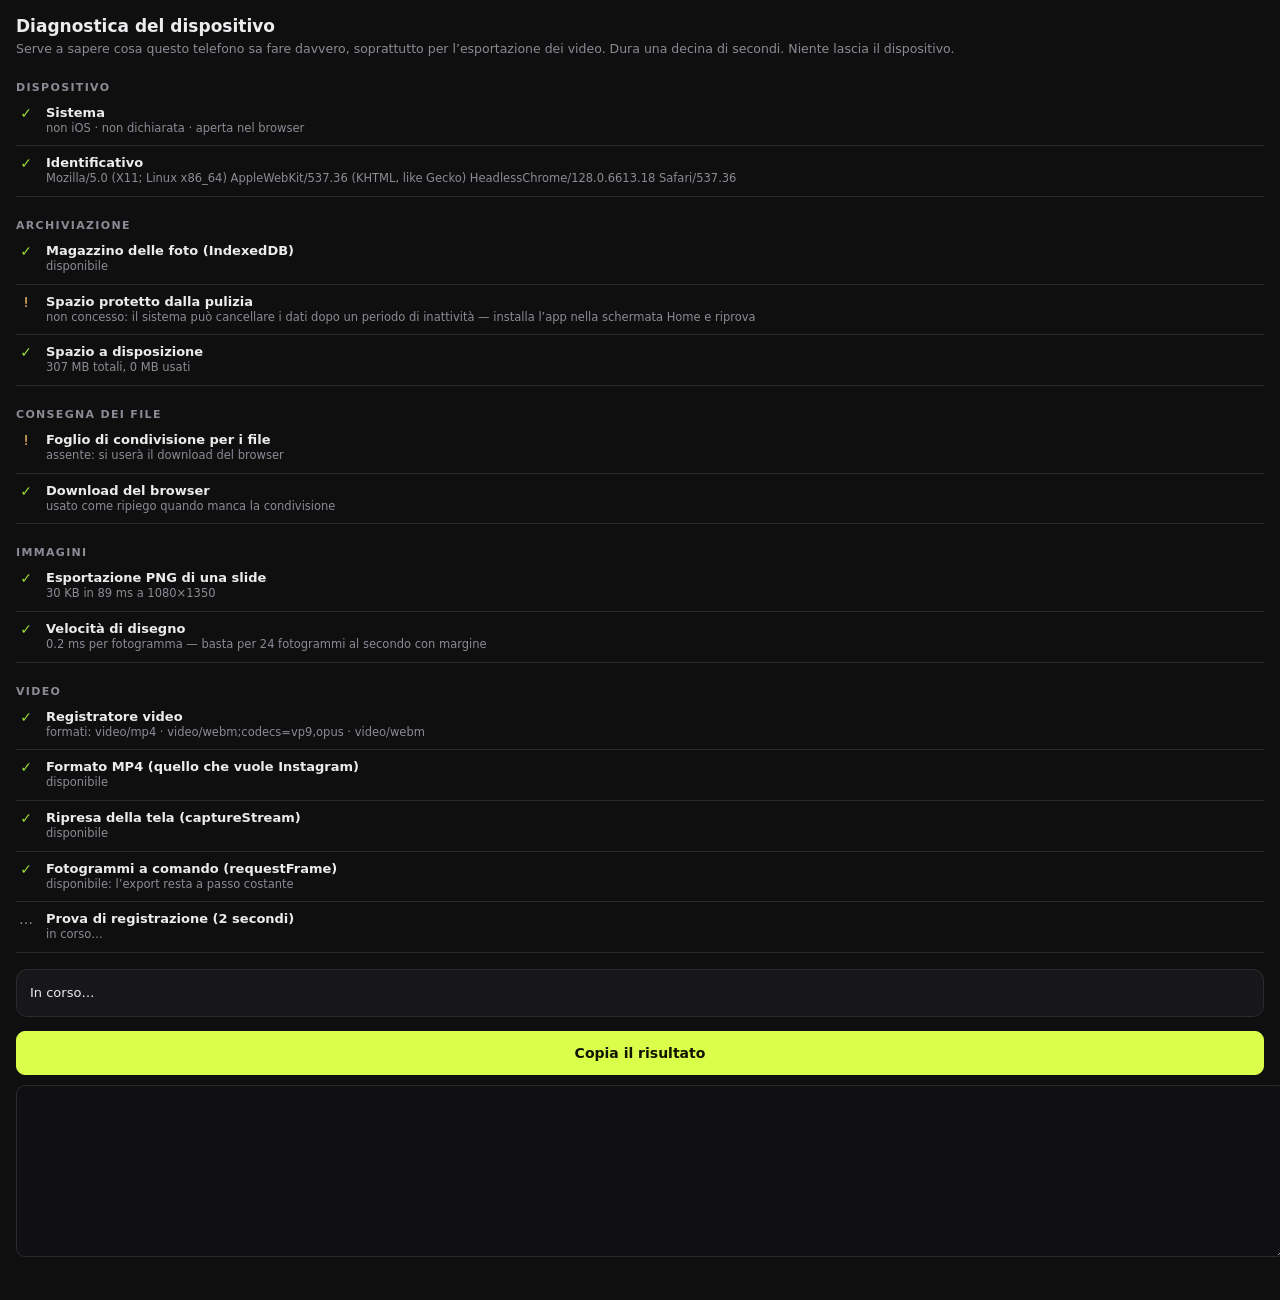
<file: docs/diagnostica.html>
<!doctype html>
<html lang="it">
<head>
<meta charset="UTF-8" />
<meta name="viewport" content="width=device-width, initial-scale=1.0, viewport-fit=cover" />
<meta name="theme-color" content="#0f0f10" />
<title>Album Studio — diagnostica del dispositivo</title>
<style>
  :root{color-scheme:dark;font-family:'Segoe UI',system-ui,-apple-system,Arial,sans-serif}
  body{margin:0;background:#0f0f10;color:#ececef;font-size:14px;padding:16px calc(16px + env(safe-area-inset-right)) 40px calc(16px + env(safe-area-inset-left));padding-top:calc(16px + env(safe-area-inset-top))}
  h1{font-size:17px;margin:0 0 4px}
  p.lead{color:#8b8b95;font-size:12.5px;line-height:1.5;margin:0 0 16px}
  .row{display:flex;gap:10px;align-items:flex-start;padding:9px 0;border-bottom:1px solid #2a2a30}
  .mark{flex:0 0 auto;width:20px;text-align:center;font-size:14px}
  .ok{color:#9ede3a} .no{color:#ff6b5e} .warn{color:#ffc46b} .wait{color:#8b8b95}
  .what{flex:1;min-width:0}
  .what b{display:block;font-size:13px;font-weight:600}
  .what small{display:block;color:#8b8b95;font-size:11.5px;line-height:1.45;word-break:break-word}
  h2{font-size:11px;letter-spacing:.12em;text-transform:uppercase;color:#8b8b95;margin:22px 0 2px}
  button{font:inherit;color:inherit;background:#1e1e22;border:1px solid #2a2a30;border-radius:9px;padding:12px 14px;min-height:44px;width:100%;margin-top:14px;cursor:pointer}
  button.primary{background:#d9ff4b;border-color:#d9ff4b;color:#141400;font-weight:600}
  #verdict{margin:16px 0 0;padding:13px;border:1px solid #2a2a30;border-radius:11px;background:#17171a;font-size:13px;line-height:1.5}
  textarea{width:100%;height:150px;background:#101012;color:#ececef;border:1px solid #2a2a30;border-radius:9px;padding:10px;font-family:ui-monospace,Menlo,Consolas,monospace;font-size:11px;margin-top:10px}
  video{width:100%;border-radius:9px;background:#000;margin-top:10px;display:block}
  video[hidden]{display:none}   /* display:block would otherwise beat the attribute */
</style>
</head>
<body>
<h1>Diagnostica del dispositivo</h1>
<p class="lead">Serve a sapere cosa questo telefono sa fare davvero, soprattutto per l’esportazione dei video. Dura una decina di secondi. Niente lascia il dispositivo.</p>

<div id="list"></div>
<div id="verdict">In corso…</div>
<video id="proof" controls playsinline hidden></video>
<button class="primary" id="copy">Copia il risultato</button>
<textarea id="raw" readonly></textarea>

<script>
const list = document.getElementById('list');
const lines = [];
const wait = ms => new Promise(r => setTimeout(r, ms));
// No step may hang the page: a browser that never answers is itself a result.
const limit = (promise, ms, fallback) => Promise.race([
  Promise.resolve(promise).catch(() => fallback),
  new Promise(r => setTimeout(() => r(fallback), ms))
]);

function group(title) {
  const h = document.createElement('h2');
  h.textContent = title;
  list.append(h);
  lines.push('', `== ${title} ==`);
}

function row(name, state, detail = '') {
  const el = document.createElement('div');
  el.className = 'row';
  const marks = { ok: ['✓', 'ok'], no: ['✕', 'no'], warn: ['!', 'warn'], wait: ['…', 'wait'] };
  const [glyph, klass] = marks[state] || marks.wait;
  el.innerHTML = `<span class="mark ${klass}">${glyph}</span><span class="what"><b></b><small></small></span>`;
  el.querySelector('b').textContent = name;
  el.querySelector('small').textContent = detail;
  list.append(el);
  lines.push(`${glyph} ${name}${detail ? ' — ' + detail : ''}`);
  return {
    set(state, detail) {
      const [g, k] = marks[state] || marks.wait;
      const mark = el.querySelector('.mark');
      mark.textContent = g;
      mark.className = `mark ${k}`;
      el.querySelector('small').textContent = detail || '';
      const at = lines.lastIndexOf(`${glyph} ${name}`) >= 0 ? lines.lastIndexOf(`${glyph} ${name}`) : -1;
      const index = lines.findIndex(l => l.endsWith(name) || l.startsWith(`${glyph} ${name}`));
      if (index >= 0) lines[index] = `${g} ${name}${detail ? ' — ' + detail : ''}`;
    }
  };
}

// A canvas that changes every frame, the same shape a slide is exported in.
function painter(w, h) {
  const canvas = document.createElement('canvas');
  canvas.width = w; canvas.height = h;
  const ctx = canvas.getContext('2d');
  let n = 0;
  return {
    canvas,
    paint() {
      n++;
      ctx.fillStyle = `hsl(${(n * 7) % 360} 70% 45%)`;
      ctx.fillRect(0, 0, w, h);
      ctx.fillStyle = '#fff';
      ctx.font = `${Math.round(h / 9)}px sans-serif`;
      ctx.fillText(String(n), w / 12, h / 2);
    }
  };
}

const results = {};

async function run() {
  group('Dispositivo');
  const ua = navigator.userAgent;
  const iOS = /iPad|iPhone|iPod/.test(ua) || (navigator.platform === 'MacIntel' && navigator.maxTouchPoints > 1);
  const version = (ua.match(/OS (\d+)[._](\d+)/) || [])[0] || 'non dichiarata';
  const standalone = window.matchMedia('(display-mode: standalone)').matches || navigator.standalone === true;
  results.iOS = iOS;
  row('Sistema', 'ok', `${iOS ? 'iPhone o iPad' : 'non iOS'} · ${version} · ${standalone ? 'aperta come app' : 'aperta nel browser'}`);
  row('Identificativo', 'ok', ua);

  group('Archiviazione');
  const dbOK = await new Promise(resolve => {
    try {
      const request = indexedDB.open('diagnostica-prova', 1);
      request.onsuccess = () => { request.result.close(); indexedDB.deleteDatabase('diagnostica-prova'); resolve(true); };
      request.onerror = () => resolve(false);
      setTimeout(() => resolve(false), 4000);
    } catch { resolve(false); }
  });
  row('Magazzino delle foto (IndexedDB)', dbOK ? 'ok' : 'no', dbOK ? 'disponibile' : 'non disponibile: i progetti starebbero stretti');
  const persisted = navigator.storage?.persist ? await limit(navigator.storage.persist(), 5000, false) : false;
  results.persisted = persisted;
  row('Spazio protetto dalla pulizia', persisted ? 'ok' : 'warn',
      persisted ? 'concesso: i progetti restano anche se non apri l’app per settimane'
                : 'non concesso: il sistema può cancellare i dati dopo un periodo di inattività — installa l’app nella schermata Home e riprova');
  const est = navigator.storage?.estimate ? await limit(navigator.storage.estimate(), 5000, null) : null;
  row('Spazio a disposizione', est ? 'ok' : 'warn',
      est ? `${Math.round(est.quota / 1048576)} MB totali, ${Math.round((est.usage || 0) / 1048576)} MB usati` : 'non dichiarato');

  group('Consegna dei file');
  const probe = new File([new Blob(['{}'], { type: 'application/json' })], 'prova.json', { type: 'application/json' });
  const canShareFiles = Boolean(navigator.canShare && navigator.canShare({ files: [probe] }));
  const movie = new File([new Blob([new Uint8Array(8)], { type: 'video/mp4' })], 'p.mp4', { type: 'video/mp4' });
  const canShareMovie = Boolean(navigator.canShare && navigator.canShare({ files: [movie] }));
  results.share = canShareFiles;
  row('Foglio di condivisione per i file', canShareFiles ? 'ok' : 'warn',
      canShareFiles ? `disponibile${canShareMovie ? ', video compresi' : ', ma non per i video'}` : 'assente: si userà il download del browser');
  row('Download del browser', typeof document.createElement('a').download === 'string' ? 'ok' : 'warn',
      'usato come ripiego quando manca la condivisione');

  group('Immagini');
  const painterSmall = painter(1080, 1350);
  painterSmall.paint();
  const t0 = performance.now();
  const blob = await limit(new Promise(r => painterSmall.canvas.toBlob(r, 'image/png')), 15000, null);
  results.png = Boolean(blob);
  row('Esportazione PNG di una slide', blob ? 'ok' : 'no',
      blob ? `${Math.round(blob.size / 1024)} KB in ${Math.round(performance.now() - t0)} ms a 1080×1350` : 'non riuscita');

  // how fast this device can draw a slide: the export needs one draw per frame
  const drawer = painter(1080, 1350);
  const t1 = performance.now();
  for (let i = 0; i < 30; i++) drawer.paint();
  const perFrame = (performance.now() - t1) / 30;
  results.perFrame = perFrame;
  row('Velocità di disegno', perFrame < 20 ? 'ok' : perFrame < 42 ? 'warn' : 'no',
      `${perFrame.toFixed(1)} ms per fotogramma — ${perFrame < 20 ? 'basta per 24 fotogrammi al secondo con margine' : perFrame < 42 ? 'appena sufficiente per 24 al secondo' : 'troppo lenta: l’export uscirebbe a scatti'}`);

  group('Video');
  const hasRecorder = typeof MediaRecorder !== 'undefined';
  const wanted = ['video/mp4;codecs=avc1.42E01E,mp4a.40.2', 'video/mp4;codecs=avc1', 'video/mp4', 'video/webm;codecs=vp9,opus', 'video/webm'];
  const supported = hasRecorder ? wanted.filter(t => MediaRecorder.isTypeSupported(t)) : [];
  results.codec = supported[0] || null;
  row('Registratore video', hasRecorder ? (supported.length ? 'ok' : 'no') : 'no',
      hasRecorder ? (supported.length ? `formati: ${supported.join(' · ')}` : 'presente ma nessun formato utilizzabile') : 'assente: nessuna esportazione video');
  const mp4 = supported.some(t => t.startsWith('video/mp4'));
  results.mp4 = mp4;
  row('Formato MP4 (quello che vuole Instagram)', mp4 ? 'ok' : supported.length ? 'warn' : 'no',
      mp4 ? 'disponibile' : supported.length ? `solo ${supported[0]}: andrebbe convertito prima di pubblicarlo` : 'non disponibile');

  const canvasStream = typeof HTMLCanvasElement.prototype.captureStream === 'function';
  row('Ripresa della tela (captureStream)', canvasStream ? 'ok' : 'no',
      canvasStream ? 'disponibile' : 'assente: la slide non può diventare un filmato');
  let manualFrames = false;
  if (canvasStream) {
    try { manualFrames = typeof painterSmall.canvas.captureStream(0).getVideoTracks()[0].requestFrame === 'function'; } catch {}
  }
  results.manualFrames = manualFrames;
  row('Fotogrammi a comando (requestFrame)', manualFrames ? 'ok' : 'warn',
      manualFrames ? 'disponibile: l’export resta a passo costante' : 'assente: l’export può risultare meno regolare');

  // the real thing: record two seconds and play it back
  const proof = document.getElementById('proof');
  const recRow = row('Prova di registrazione (2 secondi)', 'wait', 'in corso…');
  if (!hasRecorder || !supported.length || !canvasStream) {
    recRow.set('no', 'saltata: manca il necessario');
    results.recorded = false;
  } else {
    try {
      const type = supported[0];
      const p = painter(1080, 1350);
      const stream = p.canvas.captureStream(manualFrames ? 0 : 24);
      const track = stream.getVideoTracks()[0];
      const rec = new MediaRecorder(stream, { mimeType: type, videoBitsPerSecond: 6_000_000 });
      const parts = [];
      rec.ondataavailable = e => e.data.size && parts.push(e.data);
      const started = performance.now();
      rec.start();
      let frames = 0;
      await new Promise(done => {
        const timer = setInterval(() => {
          p.paint();
          if (manualFrames) track.requestFrame?.();
          frames++;
          if (performance.now() - started >= 2000) { clearInterval(timer); done(); }
        }, 1000 / 24);
      });
      await new Promise(r => { rec.onstop = r; rec.stop(); });
      const film = new Blob(parts, { type });
      results.recorded = film.size > 0;
      results.filmSize = film.size;
      if (!film.size) throw new Error('il registratore non ha prodotto dati');
      proof.src = URL.createObjectURL(film);
      proof.hidden = false;                     // only worth showing when there is something in it
      const meta = await new Promise(r => {
        proof.onloadedmetadata = () => r({ d: proof.duration, w: proof.videoWidth, h: proof.videoHeight });
        proof.onerror = () => r(null);
        setTimeout(() => r(null), 6000);
      });
      results.playable = Boolean(meta);
      results.fps = frames / 2;
      recRow.set(film.size && meta ? 'ok' : film.size ? 'warn' : 'no',
        film.size
          ? `${Math.round(film.size / 1024)} KB · ${frames} fotogrammi disegnati (${(frames / 2).toFixed(0)} al secondo) · ${meta ? `si riapre: ${meta.w}×${meta.h}, ${meta.d.toFixed(1)}s` : 'il file non si riapre qui'}`
          : 'nessun dato registrato');
    } catch (error) {
      results.recorded = false;
      recRow.set('no', `non riuscita: ${error.message || error}`);
    }
  }

  group('Lettura dei video importati');
  const decodeRow = row('Estrazione di un fotogramma', 'wait', 'in corso…');
  try {
    if (!results.recorded) throw new Error('serve la registrazione, che non è riuscita');
    const film = new Blob([], { type: 'video/mp4' });
    const v = document.createElement('video');
    v.muted = true; v.playsInline = true; v.preload = 'auto';
    v.src = proof.src;
    await new Promise((res, rej) => { v.onloadeddata = res; v.onerror = rej; setTimeout(rej, 8000); });
    const t2 = performance.now();
    await new Promise(res => { v.onseeked = res; v.currentTime = 1; setTimeout(res, 4000); });
    const c = document.createElement('canvas');
    c.width = v.videoWidth; c.height = v.videoHeight;
    c.getContext('2d').drawImage(v, 0, 0);
    const data = c.getContext('2d').getImageData(0, 0, Math.min(20, c.width), Math.min(20, c.height)).data;
    let sum = 0;
    for (let i = 0; i < data.length; i += 4) sum += data[i] + data[i + 1] + data[i + 2];
    const black = sum === 0;
    results.decode = !black;
    decodeRow.set(black ? 'no' : 'ok', black
      ? 'il fotogramma esce nero: le miniature dei video non funzionerebbero'
      : `letto in ${Math.round(performance.now() - t2)} ms, con immagine`);
  } catch (error) {
    results.decode = false;
    decodeRow.set('warn', `non verificata: ${error.message || error}`);
  }

  verdict();
  document.getElementById('raw').value = lines.join('\n');
}

function verdict() {
  const box = document.getElementById('verdict');
  const say = [];
  if (results.recorded && results.mp4 && results.playable) {
    say.push('<b>Video: sì.</b> Questo dispositivo esporta le slide con video in MP4.');
  } else if (results.recorded && results.playable) {
    say.push('<b>Video: a metà.</b> Registra, ma non in MP4: il file andrebbe convertito prima di pubblicarlo.');
  } else {
    say.push('<b>Video: no.</b> Su questo dispositivo l’esportazione dei filmati non funziona; le foto sì.');
  }
  if (results.perFrame > 42) say.push('Il disegno è lento: anche dove il video funziona, uscirebbe a scatti.');
  else if (results.perFrame > 20) say.push('Il disegno è al limite: tieni 24 fotogrammi al secondo.');
  if (!results.decode) say.push('I fotogrammi dei video importati non si leggono: niente copertine né anteprime di taglio.');
  if (!results.persisted) say.push('Lo spazio non è protetto: installa l’app nella schermata Home, poi riapri questa pagina.');
  if (!results.share) say.push('Manca il foglio di condivisione: i file usciranno con il download del browser.');
  box.innerHTML = say.join('<br>');
}

document.getElementById('copy').onclick = async () => {
  const text = document.getElementById('raw').value;
  try { await navigator.clipboard.writeText(text); document.getElementById('copy').textContent = 'Copiato'; }
  catch { document.getElementById('raw').select(); }
};

run().catch(error => { document.getElementById('verdict').textContent = 'La diagnostica si è interrotta: ' + (error.message || error); });
</script>
</body>
</html>
</file>
<file: styles.css>
:root{
  --slide-ratio:1080 / 1350;
  --safe-top:env(safe-area-inset-top, 0px);
  --safe-bottom:env(safe-area-inset-bottom, 0px);
  --safe-left:env(safe-area-inset-left, 0px);
  --safe-right:env(safe-area-inset-right, 0px);
  --bg:#0f0f10; --panel:#17171a; --panel-2:#1e1e22; --line:#2a2a30;
  --text:#ececef; --muted:#8b8b95; --accent:#d9ff4b; --danger:#ff6b5e;
  --tap:44px;
  color-scheme:dark;
  font-family:'Segoe UI',system-ui,-apple-system,Arial,sans-serif;
}
*{box-sizing:border-box}
html,body{height:100%}
body{margin:0;background:var(--bg);color:var(--text);font-size:13px;overflow:hidden;-webkit-text-size-adjust:100%}
button,select,input{font:inherit;color:inherit}
h4{font-size:10px;letter-spacing:.11em;text-transform:uppercase;color:var(--muted);margin:18px 0 8px;padding-top:12px;border-top:1px solid var(--line)}
h4:first-of-type{border-top:0;padding-top:0;margin-top:6px}

.app{height:100%;display:flex;flex-direction:column}

/* ------------------------------------------------------------- top bar */
.topbar{flex:0 0 auto;min-height:54px;display:flex;align-items:center;gap:16px;padding:7px calc(14px + var(--safe-right)) 7px calc(14px + var(--safe-left));padding-top:calc(7px + var(--safe-top));background:var(--panel);border-bottom:1px solid var(--line)}
.brand{display:flex;align-items:center;gap:8px;font-weight:700;font-size:11px;letter-spacing:.14em}
.brand-mark{display:grid;place-items:center;width:26px;height:26px;border-radius:8px;background:var(--accent);color:#111;font-size:15px;flex:0 0 auto}
.tabs{display:flex;gap:2px;background:var(--panel-2);border-radius:9px;padding:3px}
.tab{display:flex;align-items:center;gap:7px;border:0;background:transparent;color:var(--muted);padding:8px 13px;border-radius:7px;cursor:pointer;font-size:12px;min-height:36px}
.tab-ico{font-size:13px;letter-spacing:-.12em;line-height:1}
.tab.active .tab-ico{color:var(--accent)}
.tab.active{background:#33333c;color:#fff}
.top-actions{margin-left:auto;display:flex;align-items:center;gap:7px}

.btn{border:1px solid var(--line);background:var(--panel-2);border-radius:9px;padding:10px 13px;cursor:pointer;font-size:12px;min-height:38px;transition:.15s;text-align:center}
.btn:hover{border-color:#40404b;background:#26262c}
.btn.primary{background:var(--accent);border-color:var(--accent);color:#141400;font-weight:600}
.btn.danger{color:var(--danger)}
.btn.danger:hover{border-color:var(--danger)}
.btn.ghost{background:transparent}
.btn.icon{width:38px;padding:0;font-weight:700}
.btn.wide{width:100%;display:block;margin-bottom:7px}
.btn.center{display:block}
.btn:disabled{opacity:.5;cursor:default}
.btn-row{display:flex;gap:7px;margin-bottom:7px}
.btn-row .btn{flex:1}

/* -------------------------------------------------------------- panels */
.panel{display:none;flex:1;min-height:0}
.panel.active{display:flex}
#layouts-panel.active,#projects-panel.active{display:block;overflow:auto;padding:24px 26px}

.workspace{flex:1;min-height:0;display:grid;grid-template-columns:262px minmax(0,1fr) 286px;grid-template-areas:'left stage right'}
.stage-wrap{grid-area:stage;min-width:0;display:flex;flex-direction:column;background:#0b0b0c}
.col-left{grid-area:left;border-right:1px solid var(--line)}
.col-right{grid-area:right;border-left:1px solid var(--line)}
.col{background:var(--panel);overflow-y:auto;overscroll-behavior:contain}

.sec{border-bottom:1px solid var(--line)}
.sec>summary{list-style:none;cursor:pointer;padding:14px;font-size:11px;letter-spacing:.1em;text-transform:uppercase;color:var(--muted);display:flex;align-items:center;gap:8px;min-height:var(--tap)}
.sec>summary::-webkit-details-marker{display:none}
.sec>summary::after{content:'▾';margin-left:auto;transition:.2s;font-size:10px}
.sec[open]>summary{color:var(--text)}
.sec[open]>summary::after{transform:rotate(180deg)}
.sec-body{padding:0 14px 16px}
.pill{background:var(--panel-2);border:1px solid var(--line);border-radius:20px;padding:2px 8px;font-size:10px;letter-spacing:0;text-transform:none;color:var(--text)}
.note{font-size:11px;line-height:1.5;color:var(--muted);margin:0 0 11px}

.drop{display:grid;grid-template-columns:32px 1fr;grid-template-rows:auto auto;column-gap:11px;align-items:center;border:1px dashed #3a3a44;border-radius:11px;padding:12px;margin-bottom:8px;cursor:pointer;min-height:60px}
.drop:hover{border-color:var(--accent);background:#ffffff08}
.drop-ico{grid-row:1/3;font-size:20px;color:var(--accent);text-align:center}
.drop b{font-size:12.5px}
.drop small{color:var(--muted);font-size:10.5px;line-height:1.35}

/* phone-style switch: the checkbox stays for keyboard and forms, the track is what you see */
.check{display:flex;align-items:center;gap:10px;font-size:11.5px;color:var(--muted);margin-top:11px;cursor:pointer;min-height:34px}
.check input{appearance:none;-webkit-appearance:none;margin:0;flex:0 0 auto;position:relative;
  width:38px;height:22px;border-radius:22px;background:#33333d;border:1px solid var(--line);
  cursor:pointer;transition:background .18s,border-color .18s}
.check input::after{content:'';position:absolute;top:2px;left:2px;width:16px;height:16px;border-radius:50%;
  background:#b9b9c2;transition:transform .18s,background .18s}
.check input:checked{background:var(--accent);border-color:var(--accent)}
.check input:checked::after{transform:translateX(16px);background:#141400}
.check input:focus-visible{outline:2px solid var(--accent);outline-offset:2px}
.check:hover input{border-color:#41414c}
.field{display:flex;align-items:center;justify-content:space-between;gap:9px;margin-bottom:10px;font-size:11.5px;color:var(--muted);min-height:34px}
.field input[type=color]{width:38px;height:30px;padding:2px;border:1px solid var(--line);border-radius:7px;background:var(--panel-2)}
.field select{flex:1;max-width:150px;background:var(--panel-2);border:1px solid var(--line);border-radius:8px;padding:8px;font-size:12px;min-height:36px}
.range-label{display:flex;justify-content:space-between;font-size:10.5px;color:var(--muted);margin:12px 0 4px}
input[type=range]{width:100%;accent-color:var(--accent);height:22px;margin:0}

.segmented{display:flex;background:var(--panel-2);border:1px solid var(--line);border-radius:9px;padding:3px;margin-bottom:10px}
.segmented .seg{flex:1;border:0;background:transparent;color:var(--muted);padding:8px;border-radius:7px;cursor:pointer;font-size:11.5px;min-height:34px}
.segmented .seg.active{background:#34343d;color:#fff}

.stepper{display:flex;align-items:center;justify-content:space-between;border:1px solid var(--line);border-radius:10px;overflow:hidden;margin-bottom:9px;background:var(--panel-2)}
.stepper button{width:52px;height:52px;border:0;background:transparent;font-size:20px;cursor:pointer;color:var(--text)}
.stepper button:hover{background:#2b2b33}
.stepper>div{text-align:center}
.stepper strong{display:block;font-size:17px}
.stepper small{font-size:9.5px;color:var(--muted)}

.layers{display:grid;gap:5px}
.layer-row{display:flex;align-items:stretch;border:1px solid var(--line);background:var(--panel-2);border-radius:9px;overflow:hidden;min-height:var(--tap)}
.layer-row:hover{border-color:#41414c}
.layer-row.active{border-color:var(--accent);box-shadow:inset 0 0 0 1px var(--accent)}
.layer-pick{flex:1;display:flex;align-items:center;gap:9px;text-align:left;border:0;background:transparent;padding:7px;cursor:pointer;min-width:0}
.layer-del{flex:0 0 auto;width:38px;border:0;border-left:1px solid var(--line);background:transparent;color:var(--muted);font-size:18px;cursor:pointer;line-height:1}
.layer-del:hover{background:#ff6b5e1f;color:var(--danger)}
.layer-row.dragging,.rul-slide.dragging{opacity:.45}
.layer-row.drop-target{border-color:var(--accent);background:#d9ff4b14}
.rul-slide.drop-target{outline:2px solid var(--accent);outline-offset:1px}
.layer-pick{cursor:grab}
.rul-slide{cursor:grab}
.layer-thumb{width:30px;height:30px;flex:0 0 auto;border-radius:6px;background-size:cover;background-position:center;box-shadow:inset 0 0 0 1px #0006}
.layer-text b{display:block;font-size:11.5px;font-weight:600}
.layer-text small{font-size:9.5px;color:var(--muted)}

.recipe-grid{display:grid;grid-template-columns:repeat(3,1fr);gap:7px;margin-bottom:9px}
.recipe{border:1px solid var(--line);background:var(--panel-2);border-radius:10px;height:56px;color:var(--muted);font-size:16px;cursor:pointer}
.recipe small{display:block;font-size:9.5px;margin-top:3px}
.recipe:hover{border-color:var(--accent);color:var(--text)}

/* --------------------------------------------------------------- stage */
.add-bar{flex:0 0 auto;display:flex;align-items:center;gap:8px;padding:8px 14px;border-bottom:1px solid var(--line);background:var(--panel)}
.tools{display:flex;gap:6px;flex:1;min-width:0}
.tool{flex:1;min-width:66px;display:flex;flex-direction:column;align-items:center;justify-content:center;gap:3px;
  border:1px solid var(--line);background:var(--panel-2);color:var(--text);border-radius:12px;
  padding:8px 6px;cursor:pointer;min-height:56px;max-width:110px;transition:.14s}
.tool:hover{border-color:var(--accent);background:#26262c}
.tool:active{transform:scale(.97)}
.tool-ico{font-size:17px;line-height:1;color:var(--accent)}
.tool-name{font-size:10.5px;white-space:nowrap;overflow:hidden;text-overflow:ellipsis;max-width:100%}

/* view controls: a thin strip under the workspace, out of the way of the tools */
.view-bar{flex:0 0 auto;display:flex;align-items:center;gap:8px;padding:6px 14px;border-top:1px solid var(--line);background:var(--panel)}
.history{display:flex;gap:3px;background:var(--panel-2);border:1px solid var(--line);border-radius:9px;padding:3px}
.history button{display:inline-flex;align-items:center;gap:5px;border:0;background:transparent;color:var(--text);
  padding:0 9px;height:30px;border-radius:6px;cursor:pointer;font-size:12px}
.history button:hover{background:#31313a}
.history button:disabled{opacity:.4}
.history .ico,#zoom-fit .ico{font-size:14px;line-height:1}
.history .lbl,#zoom-fit .lbl{font-size:11.5px}
.view-bar .zoomer{margin-left:auto;border:1px solid var(--line);background:var(--panel-2);border-radius:9px;padding:2px 4px 2px 8px}
.zoom-lens{color:var(--muted);font-size:14px;margin-right:2px}
#zoom-fit{display:inline-flex;align-items:center;gap:5px;border:0;background:transparent;height:30px;padding:0 8px;border-radius:6px}
#zoom-fit:hover{background:#31313a}

/* add a slide from where the strip ends, without going through the carousel panel */
.add-slide{position:absolute;z-index:11;right:12px;bottom:12px;
  display:grid;place-items:center;gap:0;width:46px;height:56px;border:1px dashed #4a4a55;border-radius:12px;
  background:#17171ad9;color:var(--muted);font-size:19px;cursor:pointer;line-height:1}
.add-slide small{font-size:8.5px;letter-spacing:.06em}
.add-slide:hover{border-color:var(--accent);color:var(--accent)}
.add-slide:disabled{opacity:.3;cursor:default}

.scope-head{position:sticky;top:0;z-index:2;background:linear-gradient(var(--panel),var(--panel) 70%,transparent);padding:13px 14px 9px;font-size:10px;letter-spacing:.14em;text-transform:uppercase;color:var(--muted);border-bottom:1px solid var(--line)}
.scope-head b{color:var(--accent);font-size:12px;letter-spacing:0}
.layer-group{font-size:9.5px;letter-spacing:.11em;text-transform:uppercase;color:var(--muted);margin:10px 0 4px}
.layer-group:first-child{margin-top:0}

.stage-bar{flex:0 0 auto;min-height:48px;display:flex;align-items:center;gap:12px;padding:6px 14px;border-bottom:1px solid var(--line);flex-wrap:wrap}
.mode-switch{display:flex;background:var(--panel-2);border-radius:9px;padding:3px}
.mode-switch .seg{border:0;background:transparent;color:var(--muted);padding:8px 14px;border-radius:7px;cursor:pointer;font-size:11.5px;min-height:34px}
.mode-switch .seg.active{background:#34343d;color:#fff}
.stage-hint{color:var(--muted);font-size:11px;margin:0}
.zoomer{margin-left:auto;display:flex;align-items:center;gap:5px;color:var(--muted);font-size:11px}
.zoomer button{border:1px solid var(--line);background:var(--panel-2);min-width:36px;height:34px;border-radius:8px;cursor:pointer}
.zoomer button#zoom-fit{padding:0 11px}
.zoomer output{min-width:44px;text-align:center;font-variant-numeric:tabular-nums}

.stage{flex:1;min-height:0;position:relative;overflow:hidden}
/* one place to say "something is happening": shown only if the work lasts long enough to notice */
.busy{position:absolute;z-index:12;left:50%;top:16px;transform:translateX(-50%);display:flex;align-items:center;gap:9px;
  background:#1c1c21f2;border:1px solid var(--line);border-radius:22px;padding:9px 15px;font-size:12px;
  box-shadow:0 10px 30px #0008;pointer-events:none;max-width:92%}
.spinner{width:15px;height:15px;flex:0 0 auto;border-radius:50%;border:2px solid #ffffff2e;border-top-color:var(--accent);
  animation:spin .7s linear infinite}
@keyframes spin{to{transform:rotate(360deg)}}
/* a picture that has not arrived yet reads as a placeholder instead of a blank hole */
.item.loading .item-box{background:linear-gradient(100deg,#1e1e22 30%,#2a2a31 50%,#1e1e22 70%) 0 0/300% 100%;
  animation:sweep 1.1s linear infinite}
@keyframes sweep{to{background-position:-150% 0}}
.strip-scroll{position:absolute;inset:0;overflow-x:auto;overflow-y:hidden;padding:30px 26px 26px;display:flex;align-items:center}
.strip-scroll.dropping{box-shadow:inset 0 0 0 2px var(--accent);background:#d9ff4b0d}
.strip{position:relative;margin:auto;flex:0 0 auto;background:#000;box-shadow:0 24px 60px #000a;touch-action:pan-x pan-y;user-select:none;-webkit-user-select:none}

.layer{position:absolute;inset:0}
.layer-hit{z-index:0}
.layer-items{z-index:1;pointer-events:none}   /* the empty parts must let clicks reach the slide below */
.layer-guide{z-index:6;pointer-events:none}

.slide-cell{position:absolute;top:0;height:100%}
.cell-hit{cursor:default}
.cell-frame{position:absolute;inset:0;border-left:1px solid transparent}
.guides .cell-frame{border-left:1px dashed #ffffff4d}
.guides .slide-cell:first-child .cell-frame{border-left-color:transparent}
.cell-safe{position:absolute;inset:5% 4%;border:1px dashed #ffffff1f;display:none}
.guides .cell-safe{display:block}
.cell-num{position:absolute;top:-21px;left:0;font-size:10px;color:var(--muted);letter-spacing:.1em}
.slide-cell.selected .cell-num{color:var(--accent)}
.slide-cell.selected .cell-frame{box-shadow:inset 0 0 0 1px #d9ff4b55}
.cell-tools{z-index:7;pointer-events:none}
.cell-drop{position:absolute;right:6px;top:6px;pointer-events:auto;border:1px solid #ffffff33;background:#0009;color:#fff;
  border-radius:8px;padding:5px 9px;font-size:10.5px;cursor:pointer;backdrop-filter:blur(4px)}
.cell-drop:hover{background:var(--danger);border-color:var(--danger);color:#fff}
.cell-badge{position:absolute;left:5%;bottom:5%;background:#0009;color:#fff;border-radius:20px;padding:4px 9px;font-size:11px}

.item{position:absolute;cursor:grab;touch-action:none;pointer-events:auto}
.item.dragging{cursor:grabbing}
.item .item-box{position:absolute;inset:0;overflow:hidden;background:#111}
.item img{position:absolute;inset:0;width:100%;height:100%;object-fit:cover;pointer-events:none;display:block}
.guide-v,.guide-h{position:absolute;display:none;background:#ff3ea5;z-index:8;pointer-events:none}
.guide-v{top:0;bottom:0;width:1px;margin-left:-.5px}
.guide-h{left:0;right:0;height:1px;margin-top:-.5px}
.guide-v.on,.guide-h.on{display:block}

.item.is-empty .item-box{border-style:dashed!important;border-color:#ffffff5c!important;background:#ffffff0a}
.item video{position:absolute;inset:0;width:100%;height:100%;object-fit:cover;pointer-events:none;display:block}
/* the only <video> in the app: keeping playback here is what stopped the workspace from stalling */
/* Fixed height: giving this box the shape of the selected frame made it grow to the height of the
   panel whenever the frame was tall and narrow. The crop, zoom and look are what matter here — the
   shape of the frame is visible in the workspace. */
.clip-stage{position:relative;height:180px;margin-bottom:8px;border-radius:10px;overflow:hidden;
  background:#0b0b0c;border:1px solid var(--line);display:flex;align-items:center;justify-content:center}
/* contain keeps the clip's own proportions inside the box — height:100%+width:auto did not, because
   max-width clipped the width without recomputing the height, and the picture came out squashed */
.clip-stage video{display:block;width:100%;height:100%;object-fit:contain;background:#000}
.clip-tint{position:absolute;pointer-events:none}   /* size and place come from the clip itself */
.clip-stage.grainy .clip-tint::after{content:'';position:absolute;inset:0;opacity:calc(var(--grain, 0) * .55);mix-blend-mode:overlay;background-repeat:repeat;background-size:128px 128px;background-image:url("data:image/svg+xml;utf8,<svg xmlns='http://www.w3.org/2000/svg' width='128' height='128'><filter id='n'><feTurbulence type='fractalNoise' baseFrequency='.9' numOctaves='2'/></filter><rect width='128' height='128' filter='url(%23n)' opacity='.5'/></svg>")}
.clip-time{position:absolute;right:6px;bottom:6px;background:#000000b8;color:#fff;font-size:10px;padding:2px 7px;border-radius:20px;font-variant-numeric:tabular-nums}
/* the end frames are just a "where am I" cue, so they ride next to their slider instead of taking
   a whole row of height each */
.clip-row{display:flex;align-items:flex-end;gap:8px}
.clip-field{flex:1;min-width:0}
.clip-chip{flex:0 0 auto;width:38px;height:38px;object-fit:cover;border-radius:7px;background:#111;border:1px solid var(--line);margin-bottom:2px}
.video-mark.playing{background:var(--accent);color:#111}
.video-mark{position:absolute;left:5px;bottom:5px;z-index:3;background:#000000b8;color:#fff;font-size:9.5px;
  padding:3px 7px;border-radius:20px;pointer-events:none;white-space:nowrap}
.item-empty{position:absolute;inset:0;display:grid;place-items:center;color:#ffffff8a;font-size:26px;pointer-events:none}
.item.is-empty:hover .item-box{border-color:var(--accent)!important}
.item .tint{position:absolute;inset:0;pointer-events:none}
/* film grain: one tiled SVG noise, faded by the --grain amount the item sets */
.item.grainy .tint::after{content:'';position:absolute;inset:0;opacity:calc(var(--grain, 0) * .55);mix-blend-mode:overlay;background-repeat:repeat;background-size:128px 128px;background-image:url("data:image/svg+xml;utf8,<svg xmlns='http://www.w3.org/2000/svg' width='128' height='128'><filter id='n'><feTurbulence type='fractalNoise' baseFrequency='.9' numOctaves='2'/></filter><rect width='128' height='128' filter='url(%23n)' opacity='.5'/></svg>")}
.item .item-text{position:absolute;inset:0;display:flex;flex-wrap:wrap;align-content:center;white-space:pre-wrap;word-break:break-word;overflow:hidden;pointer-events:none;line-height:1.25}

#project-title{width:100%;background:var(--panel-2);border:1px solid var(--line);border-radius:9px;padding:10px;font:13px inherit;min-height:40px}
#project-title:focus{outline:1px solid var(--accent);border-color:var(--accent)}
#item-text{width:100%;background:var(--panel-2);border:1px solid var(--line);border-radius:9px;padding:9px;font:13px inherit;resize:vertical;margin-bottom:10px;min-height:64px}
#item-text:focus{outline:1px solid var(--accent);border-color:var(--accent)}
.corner-grid{display:grid;grid-template-columns:1fr 1fr;gap:6px 10px;margin-top:8px}
.corner-grid label{display:flex;align-items:center;gap:7px;font-size:12px;color:var(--muted)}
.corner-grid input{flex:1;min-width:0}
.mini-segmented{display:flex;gap:3px;background:var(--panel-2);border:1px solid var(--line);border-radius:8px;padding:2px}
.mini-segmented button{border:0;background:transparent;color:var(--muted);width:34px;height:30px;border-radius:6px;cursor:pointer;font-size:12px}
.mini-segmented button.active{background:#34343d;color:var(--accent)}
.preset-row{display:grid;grid-template-columns:repeat(4,1fr);gap:5px;margin-top:10px}
.preset-row button{border:1px solid var(--line);background:var(--panel-2);color:var(--muted);border-radius:8px;padding:8px 4px;font-size:10px;cursor:pointer;min-height:36px}
.preset-row button:hover{border-color:var(--accent);color:var(--text)}
.item .tape{position:absolute;z-index:2;width:42%;height:13%;left:29%;top:-6%;background:#e8d5a9cc;transform:rotate(-3deg);pointer-events:none;display:none}
.item.frame-tape .tape{display:block}
.item .outline{position:absolute;inset:-1px;border:1px solid transparent;pointer-events:none}
.item.selected .outline{border-color:var(--accent)}
.item .handle{position:absolute;width:16px;height:16px;background:var(--accent);border:2px solid #111;border-radius:4px;display:none;z-index:5}
.item.selected .handle{display:block}
.item .h-e{right:-8px;top:calc(50% - 8px);cursor:ew-resize}
.item .h-w{left:-8px;top:calc(50% - 8px);cursor:ew-resize}
.item .h-s{bottom:-8px;left:calc(50% - 8px);cursor:ns-resize}
.item .h-n{top:-8px;left:calc(50% - 8px);cursor:ns-resize}
.item .h-se{right:-8px;bottom:-8px;cursor:nwse-resize}
.item .h-sw{left:-8px;bottom:-8px;cursor:nesw-resize}
.item .h-ne{right:-8px;top:-8px;cursor:nesw-resize}
.item .h-nw{left:-8px;top:-8px;cursor:nwse-resize}
.item .h-rot{left:-11px;top:-11px;width:22px;height:22px;border-radius:50%;display:none;place-items:center;font-size:13px;font-weight:700;color:#111;cursor:grab;line-height:1}
.item.selected .h-rot{display:grid}
.item .h-rot:active{cursor:grabbing}
.item.demo .demo-tag{position:absolute;right:4px;top:4px;z-index:4;background:var(--accent);color:#111;font-size:9px;font-weight:600;padding:3px 6px;border-radius:20px;pointer-events:none;white-space:nowrap}
.item .span-tag{position:absolute;right:0;top:-20px;background:var(--accent);color:#111;font-size:9.5px;font-weight:700;padding:2px 7px;border-radius:5px;white-space:nowrap;display:none}
.item.selected.spanning .span-tag{display:block}

.strip-empty{position:absolute;inset:0;z-index:9;display:flex;flex-direction:column;align-items:center;justify-content:center;gap:6px;color:var(--muted);pointer-events:none;text-align:center;padding:20px}
.strip-empty b{font-size:14px;color:var(--text)}
.strip-empty small{font-size:11px}

.preview-track{position:absolute;inset:0;overflow-x:auto;overflow-y:hidden;display:flex;align-items:center;gap:14px;padding:26px;
  touch-action:pan-x;-webkit-overflow-scrolling:touch;scroll-snap-type:x mandatory}
.preview-slide{scroll-snap-align:center}
.preview-slide,.preview-slide *{touch-action:pan-x!important;pointer-events:none}
.preview-slide{position:relative;flex:0 0 auto;overflow:hidden;background:#000;border-radius:5px;box-shadow:0 16px 40px #000a}
.preview-slide .strip{position:absolute;top:0;left:0;margin:0;box-shadow:none}

/* tab bar: only exists on narrow screens, where the columns become stacked panels */
.tabbar{display:none}
.tab-scope{flex:1;border:0;background:transparent;color:var(--muted);padding:12px 6px;font-size:12px;cursor:pointer;min-height:var(--tap);border-bottom:2px solid transparent}
.tab-scope.active{color:var(--accent);border-bottom-color:var(--accent)}
.tab-scope:disabled{opacity:.4}

.ruler-wrap{flex:0 0 auto;border-top:1px solid var(--line);background:var(--panel)}
.ruler{display:flex;align-items:center;gap:8px;padding:10px 14px;overflow-x:auto;overscroll-behavior-x:contain}
.rul-slide{position:relative;flex:0 0 auto;padding:0;border-radius:7px;border:1px solid var(--line);background:#000;cursor:pointer;overflow:hidden}
.rul-slide .strip{position:absolute;top:0;margin:0;box-shadow:none}
.rul-slide.active{border-color:var(--accent);outline:1px solid var(--accent)}
.rul-num{position:absolute;left:4px;bottom:2px;z-index:9;font-size:8.5px;color:#fff;text-shadow:0 1px 3px #000}

/* ------------------------------------------------------------ gallery */
.page-intro{margin-bottom:20px}
.page-intro h2{font-size:23px;margin:0 0 6px;letter-spacing:-.03em}
.page-intro p{color:var(--muted);margin:0;font-size:12px;max-width:60ch}
.section-title{font-size:11px;letter-spacing:.11em;text-transform:uppercase;color:var(--muted);margin:6px 0 12px}
.card-actions{display:flex;gap:5px}
.card-actions .btn{padding:6px 10px;font-size:11px;min-height:32px}
.layout-grid{display:grid;grid-template-columns:repeat(auto-fill,minmax(260px,1fr));gap:14px}
.layout-card{background:var(--panel);border:1px solid var(--line);border-radius:12px;overflow:hidden}
.layout-art{aspect-ratio:4/5;position:relative;overflow:hidden}
.layout-strip{position:relative;display:flex;gap:3px;padding:10px;background:#101013;border-bottom:1px solid var(--line)}
.layout-strip.tall{padding:12px}
.layout-strip.tall .mini{border-radius:3px}
.layout-strip .mini{position:relative;flex:1;aspect-ratio:4/5;overflow:hidden;border-radius:2px;background:#000}
.layout-strip .mini .strip{position:absolute;top:0;margin:0;box-shadow:none}
.layout-meta{display:flex;gap:6px;flex-wrap:wrap;padding:10px 12px 0}
.chip{background:var(--panel-2);border:1px solid var(--line);border-radius:20px;padding:3px 8px;font-size:9.5px;color:var(--muted)}
.chip.hot{border-color:var(--accent);color:var(--accent)}
.layout-card footer{display:flex;align-items:center;justify-content:space-between;gap:8px;padding:10px 12px 12px}
.layout-card h3{font-size:12.5px;margin:0}
.layout-card small{display:block;color:var(--muted);font-size:10.5px;margin-top:3px;line-height:1.4}

.projects-grid{display:grid;grid-template-columns:repeat(auto-fill,minmax(230px,1fr));gap:16px}
.project-card{background:var(--panel);border:1px solid var(--line);border-radius:12px;overflow:hidden}
.project-art{position:relative;aspect-ratio:2/1;background:#000;overflow:hidden}
.project-art img{width:100%;height:100%;object-fit:cover;opacity:.8}
.project-art strong{position:absolute;left:11px;bottom:9px;font-size:12px;text-shadow:0 1px 6px #000}
.project-card footer{display:flex;justify-content:space-between;align-items:center;padding:10px 12px;color:var(--muted);font-size:10.5px;gap:8px}
.project-card footer button{border:0;background:none;color:var(--accent);cursor:pointer;font-size:11px;padding:6px}
.project-card footer .del{color:var(--danger)}
.empty-projects{border:1px dashed var(--line);border-radius:12px;padding:40px;text-align:center;color:var(--muted)}
.warn:not(:empty){color:#ffce6b;font-size:11.5px;margin-top:8px;max-width:60ch;line-height:1.5}

/* ------------------------------------------------------ toast, dialog */
.context-menu{position:fixed;z-index:75;min-width:210px;background:var(--panel);border:1px solid var(--line);border-radius:12px;padding:5px;box-shadow:0 18px 44px #000a}
.context-menu button{display:block;width:100%;text-align:left;border:0;background:transparent;color:var(--text);padding:11px 12px;border-radius:8px;cursor:pointer;font-size:12.5px;min-height:42px}
.context-menu button:hover{background:var(--panel-2)}
.context-menu button.danger{color:var(--danger)}
.context-menu button[hidden]{display:none}

.toast{position:fixed;left:50%;bottom:calc(22px + var(--safe-bottom));z-index:80;transform:translate(-50%,14px);background:#26262c;border:1px solid var(--line);color:#fff;border-radius:10px;padding:11px 15px;font-size:12px;opacity:0;pointer-events:none;transition:.18s;max-width:min(92vw,420px);text-align:center}
.toast.show{opacity:1;transform:translate(-50%,0)}

.dialog{border:1px solid var(--line);background:var(--panel);color:var(--text);border-radius:16px;padding:24px;width:min(420px,92vw);box-shadow:0 30px 80px #000b}
.dialog::backdrop{background:#000b}
.dialog h2{margin:0 0 10px;font-size:19px}
.dialog p{color:var(--muted);font-size:12.5px;line-height:1.55;margin:0 0 18px}
.help-list{margin:0 0 20px;padding-left:18px;color:var(--muted);font-size:12.5px;line-height:1.6}
.help-list b{color:var(--text)}
.help-list li{margin-bottom:9px}
.dialog h4{margin:16px 0 8px;padding-top:12px;color:var(--accent)}
.dialog h4:first-of-type{padding-top:0;margin-top:4px;border-top:0}
.dialog .help-list{margin-bottom:4px}
#help-dialog{max-height:86vh;overflow-y:auto}
.choices{display:grid;gap:7px;margin-bottom:14px}
.choice{display:flex;gap:11px;align-items:flex-start;text-align:left;border:1px solid var(--line);background:var(--panel-2);border-radius:11px;padding:11px;cursor:pointer;min-height:var(--tap)}
.choice:hover{border-color:#41414c}
.choice.active{border-color:var(--accent);box-shadow:inset 0 0 0 1px var(--accent)}
.sketch{width:92px;height:32px;flex:0 0 auto;margin-top:1px}
.choice-ico{font-size:17px;color:var(--accent);line-height:1.2}
.choice b{display:block;font-size:12.5px;margin-bottom:2px}
.choice small{color:var(--muted);font-size:10.5px;line-height:1.4}
.wide-dialog{width:min(560px,94vw)}
.export-grid{display:grid;grid-template-columns:repeat(auto-fill,minmax(108px,1fr));gap:10px;margin-bottom:16px;max-height:46vh;overflow-y:auto}
.export-item{margin:0;background:var(--panel-2);border:1px solid var(--line);border-radius:9px;padding:7px;text-align:center}
.export-item video{width:100%;aspect-ratio:var(--slide-ratio);object-fit:cover;border-radius:5px;display:block;background:#000}
.export-item.movie{border-color:var(--accent)}
.export-item img{width:100%;aspect-ratio:var(--slide-ratio);object-fit:cover;border-radius:5px;display:block;background:#000}
.export-item figcaption{font-size:9.5px;color:var(--muted);margin:5px 0}
.export-item .btn{padding:6px;font-size:11px;width:100%;text-decoration:none;display:block;min-height:32px;line-height:20px}
.hidden{display:none!important}

/* ------------------------------------------------------------- mobile */
@media(max-width:1080px){
  .workspace{grid-template-columns:230px minmax(0,1fr);grid-template-areas:'left stage' 'right stage'}
  .col-right{border-left:0;border-right:1px solid var(--line)}
}
@media(max-width:820px){
  /* One row up top: the tabs become icons, and "Nuovo" moves into the carousel panel. */
  .topbar{flex-wrap:nowrap;gap:8px;
    padding:7px calc(10px + var(--safe-right)) 7px calc(10px + var(--safe-left));
    padding-top:calc(7px + var(--safe-top))}
  .brand-name{display:none}
  .tabs{gap:1px;padding:2px}
  /* icon only, except on the tab you are on: that one keeps its name, so you always know where you are */
  .tab{padding:8px 9px;min-height:36px;gap:5px}
  .tab .tab-text{display:none}
  .tab.active .tab-text{display:inline;font-size:11px}
  .top-actions{gap:5px}
  .topbar .btn{min-height:36px;padding:8px 10px;font-size:11.5px}
  .topbar .btn.icon{width:32px}

  /* The tools scroll sideways instead of wrapping: this is what stopped the page from overflowing. */
  .add-bar{padding:7px 0 7px 10px;gap:0}
  .tools{flex-wrap:nowrap;overflow-x:auto;overscroll-behavior-x:contain;scroll-snap-type:x proximity;
    gap:6px;padding-right:10px;-webkit-overflow-scrolling:touch;scrollbar-width:none}
  .tools::-webkit-scrollbar{display:none}
  .tool{flex:0 0 auto;width:72px;max-width:none;min-width:0;min-height:54px;scroll-snap-align:start}
  .tool-name{font-size:9.5px}

  /* everything on one line: the fit button becomes an icon and the labels shrink */
  .view-bar{padding:5px 10px;gap:6px}
  .view-bar .mode-switch{padding:2px}
  .view-bar .mode-switch .seg{padding:7px 9px;font-size:10.5px;min-height:32px}
  .view-bar .history button{min-width:30px;height:28px;font-size:14px}
  .view-bar .zoomer{gap:3px}
  .view-bar .zoomer button{min-width:30px;height:30px}
  .view-bar .zoomer output{min-width:34px;font-size:10px}
  .clip-stage{height:132px}       /* space is the scarce thing on a phone */
  .view-bar .lbl{display:none}
  #zoom-fit{padding:0;width:30px}
  .dialog{width:min(420px,94vw);max-width:100vw;padding:18px}
  .wide-dialog{width:min(560px,94vw)}

  /* the workspace gets a height of its own, and the panels slide up over it when you need room */
  .workspace{display:flex;flex-direction:column;grid-template-areas:none;overflow-y:auto;-webkit-overflow-scrolling:touch}
  .stage-wrap{position:sticky;top:0;z-index:5;flex:0 0 auto;border-bottom:1px solid var(--line)}
  /* svh, not vh: with vh the stage changed height every time Android hid the URL bar, which
     re-rendered the strip and the preview under your finger */
  .stage{flex:0 0 40vh;flex-basis:40svh;min-height:200px;transition:flex-basis .22s}
  .workspace.sheet-open .stage{flex-basis:20vh;flex-basis:20svh;min-height:120px}
  .ruler{padding:7px 10px;gap:6px}

  .col{max-height:none;overflow:visible;border:0!important;border-top:1px solid var(--line)!important}
  .col-left,.col-right{width:100%}
  .stage-wrap{order:0}
  .col-right{order:1}   /* slide and selected photo first: that is what you just touched */
  .col-left{order:2}
  .tabbar{display:flex;align-items:center;background:var(--panel);border-top:1px solid var(--line)}
  .sheet-toggle{flex:0 0 auto;border:0;background:transparent;color:var(--muted);width:44px;height:44px;
    font-size:13px;cursor:pointer}
  .off-scope{display:none!important}   /* only the active tab's sections are shown */
  .col{border-top:0!important}
  .col-left{padding-bottom:var(--safe-bottom)}

  .btn,.recipe,.tab{min-height:var(--tap)}
  .item .handle{width:20px;height:20px}
  .item .h-e{right:-10px;top:calc(50% - 10px)}
  .item .h-w{left:-10px;top:calc(50% - 10px)}
  .item .h-s{bottom:-10px;left:calc(50% - 10px)}
  .item .h-n{top:-10px;left:calc(50% - 10px)}
  .item .h-se{right:-10px;bottom:-10px}
  .item .h-sw{left:-10px;bottom:-10px}
  .item .h-ne{right:-10px;top:-10px}
  .item .h-rot{left:-14px;top:-14px;width:28px;height:28px;font-size:15px}
  #layouts-panel.active,#projects-panel.active{padding:16px 14px}
  .layout-grid,.projects-grid{grid-template-columns:1fr}
}
}
</file>
